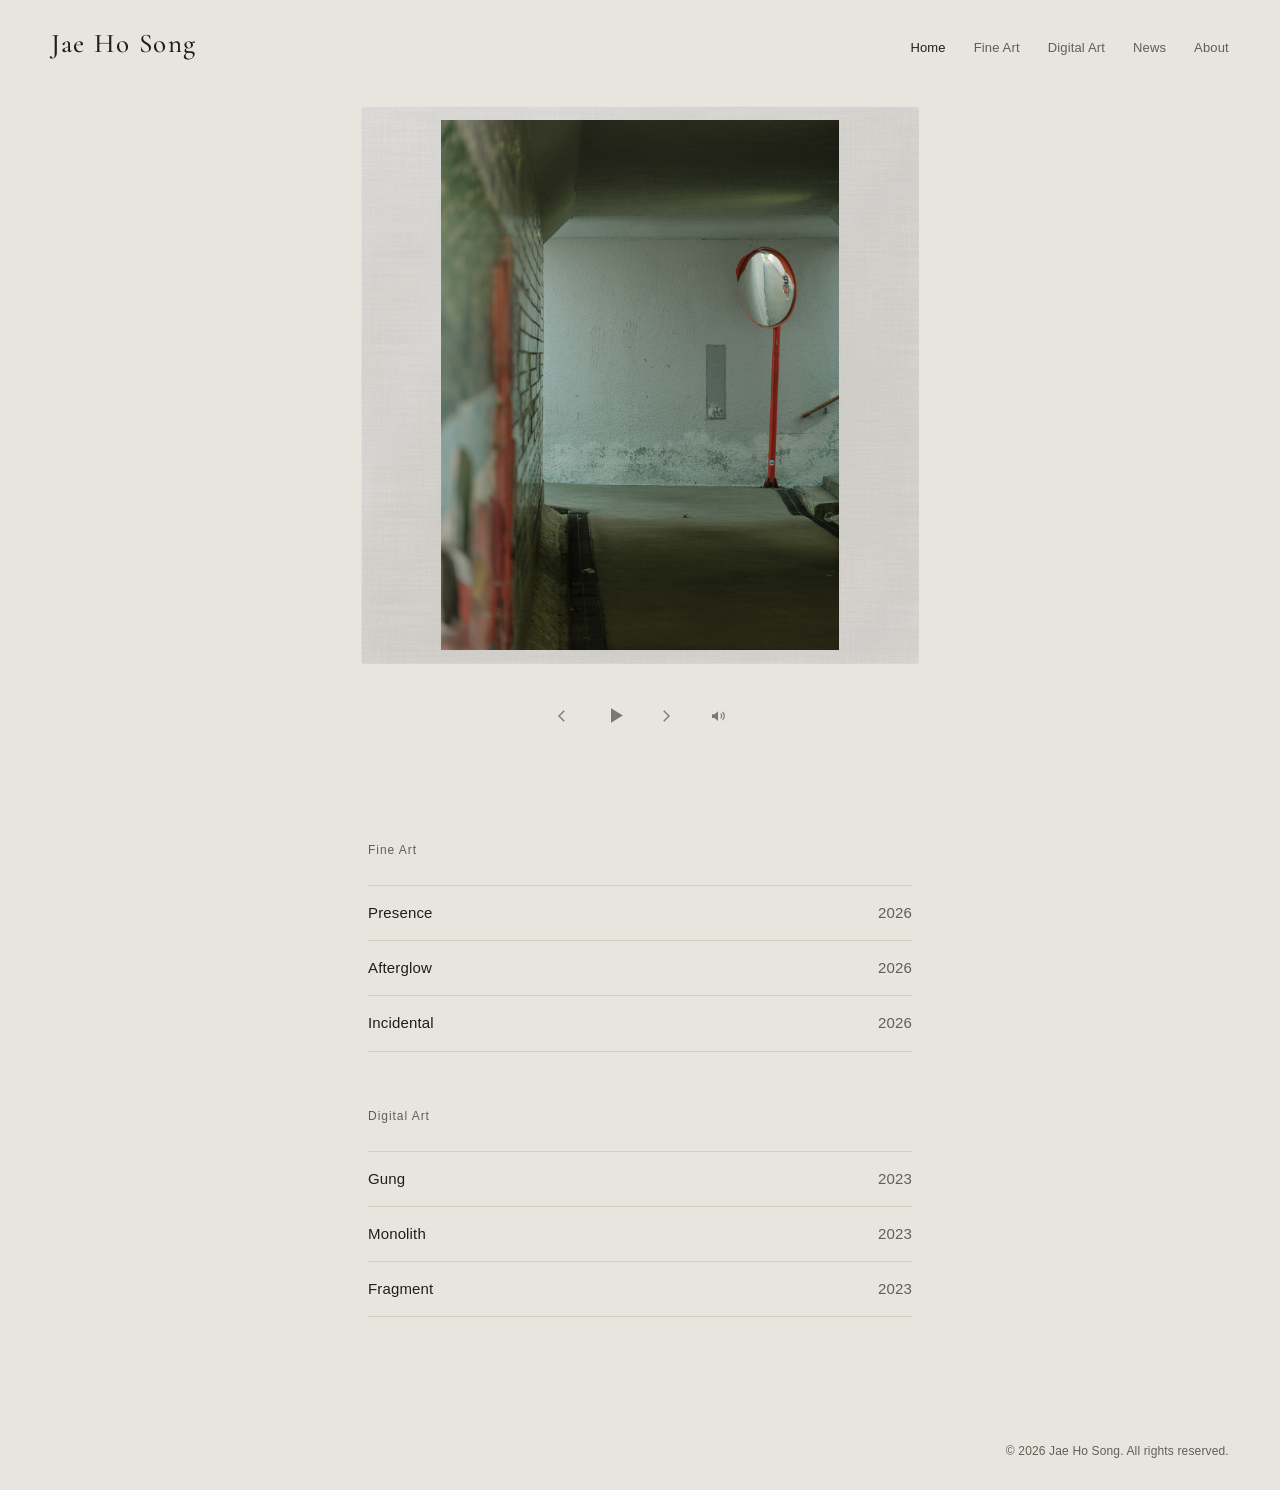
<file: index.html>
<!doctype html>
<html lang="ko" data-theme="stone" data-type="sans" data-size="area" data-name="cormorant">
<head>
<meta charset="utf-8">
<meta name="viewport" content="width=device-width, initial-scale=1">
<title>Jae Ho Song</title>
<meta name="description" content="존재의 아름다움을 회화적 사진으로 표현하는 작가 Jae Ho Song의 파인아트 사진 포트폴리오입니다."><meta property="og:type" content="website">
<meta property="og:site_name" content="Jae Ho Song">
<meta property="og:title" content="Jae Ho Song">
<meta property="og:description" content="존재의 아름다움을 회화적 사진으로 표현하는 작가 Jae Ho Song의 파인아트 사진 포트폴리오입니다."><meta property="og:locale" content="ko_KR">
<link rel="canonical" href="https://jaeho0371-sys.github.io/">
<meta property="og:url" content="https://jaeho0371-sys.github.io/">
<meta property="og:image" content="https://jaeho0371-sys.github.io/images/share/site.jpg">
<meta property="og:image:width" content="1200">
<meta property="og:image:height" content="630">
<meta property="og:image:alt" content="Work by Jae Ho Song">
<meta name="twitter:card" content="summary_large_image">
<link rel="icon" href="favicon.ico" sizes="any">
<link rel="icon" type="image/png" sizes="32x32" href="static/favicon-32.png">
<link rel="apple-touch-icon" href="static/apple-touch-icon.png">
<link rel="preconnect" href="https://fonts.googleapis.com">
<link rel="preconnect" href="https://fonts.gstatic.com" crossorigin>
<link rel="stylesheet" href="https://fonts.googleapis.com/css2?family=Cormorant+Garamond:wght@500&amp;text=Jae%20Ho%20Song&amp;display=swap">
<link rel="stylesheet" href="static/style.css?v=e9e0bede0c">
</head>
<body>
<header class="site-header">
  <a class="site-name" href="">Jae Ho Song</a>
  <nav aria-label="Site menu">
    <a href="" aria-current="page">Home</a>
    <a href="fine-art-photography/">Fine Art</a>
    <a href="digital-art/">Digital Art</a>
<a href="news/">News</a>    <a href="about/">About</a>
  </nav>
</header>
<main>
<section class="home-featured has-slideshow has-canvas" data-bezel="glass" aria-roledescription="slideshow" aria-label="Featured works"
         data-interval="7" data-order="list"
         data-dissolve="2.5" data-rounds="0" style="--dissolve: 2.5s;--canvas-r: 1.0000;">
  <figure class="featured-work">
    <img src="images/presence/dsf3418-2400.jpg"
srcset="images/presence/dsf3418-800.jpg 600w, images/presence/dsf3418-1600.jpg 1200w, images/presence/dsf3418-2400.jpg 1800w"
     sizes="(max-width: 900px) 100vw, 85vw"
     width="1800" height="2400"
     alt="Presence: No.1"
     style="background-color: #545a4b; --r: 0.7500; --sr: 0.8660"
fetchpriority="high" decoding="async">

  </figure>
  <figure class="featured-work is-slide" hidden>
    <img data-src="images/presence/dsf3418-2400.jpg"
data-srcset="images/presence/dsf3418-800.jpg 600w, images/presence/dsf3418-1600.jpg 1200w, images/presence/dsf3418-2400.jpg 1800w"
     sizes="(max-width: 900px) 100vw, 85vw"
     width="1800" height="2400"
     alt="Presence: No.1"
     style="background-color: #545a4b; --r: 0.7500; --sr: 0.8660"
loading="lazy" decoding="async">

  </figure>
  <figure class="featured-work is-slide" hidden>
    <img data-src="images/presence/dsf4064-2400.jpg"
data-srcset="images/presence/dsf4064-800.jpg 800w, images/presence/dsf4064-1600.jpg 1600w, images/presence/dsf4064-2400.jpg 2400w"
     sizes="(max-width: 900px) 100vw, 85vw"
     width="2400" height="1800"
     alt="Presence: No.2"
     style="background-color: #3d4436; --r: 1.3333; --sr: 1.1547"
loading="lazy" decoding="async">

  </figure>
  <figure class="featured-work is-slide" hidden>
    <img data-src="images/afterglow/dsf3358-2400.jpg"
data-srcset="images/afterglow/dsf3358-800.jpg 600w, images/afterglow/dsf3358-1600.jpg 1200w, images/afterglow/dsf3358-2400.jpg 1800w"
     sizes="(max-width: 900px) 100vw, 85vw"
     width="1800" height="2400"
     alt="Afterglow: No.1"
     style="background-color: #2c231a; --r: 0.7500; --sr: 0.8660"
loading="lazy" decoding="async">

  </figure>
  <figure class="featured-work is-slide" hidden>
    <img data-src="images/incidental/dsf3475-2400.jpg"
data-srcset="images/incidental/dsf3475-800.jpg 600w, images/incidental/dsf3475-1600.jpg 1200w, images/incidental/dsf3475-2400.jpg 1800w"
     sizes="(max-width: 900px) 100vw, 85vw"
     width="1800" height="2400"
     alt="Incidental: No.1"
     style="background-color: #5a6868; --r: 0.7500; --sr: 0.8660"
loading="lazy" decoding="async">

  </figure>
</section>
<div class="home-controls" hidden>
  <button type="button" class="key hc-prev" aria-label="Previous work"><svg viewBox="0 0 24 24" aria-hidden="true"><path d="M15 5l-7 7 7 7" fill="none" stroke="currentColor" stroke-width="1.8"/></svg></button>
  <button type="button" class="key hc-play" aria-label="Play slideshow" data-state="paused"><svg class="icon-play" viewBox="0 0 24 24" aria-hidden="true"><path d="M8 5.5v13l10.5-6.5z"/></svg><svg class="icon-pause" viewBox="0 0 24 24" aria-hidden="true"><path d="M7 5h3.5v14H7zM13.5 5H17v14h-3.5z"/></svg></button>
  <button type="button" class="key hc-next" aria-label="Next work"><svg viewBox="0 0 24 24" aria-hidden="true"><path d="M9 5l7 7-7 7" fill="none" stroke="currentColor" stroke-width="1.8"/></svg></button>
  <button type="button" class="key hc-stop" aria-label="Back to the featured work" title="Back to the featured work" hidden><svg viewBox="0 0 24 24" aria-hidden="true"><path d="M7.5 7.5h9v9h-9z"/></svg></button>
  <button type="button" class="key hc-mute" aria-label="Mute music" data-state="on"><svg class="icon-sound" viewBox="0 0 24 24" aria-hidden="true"><path d="M4 9.5h3.5L12 5.5v13l-4.5-4H4z"/><path d="M15.5 9a4 4 0 0 1 0 6M18 6.5a7.5 7.5 0 0 1 0 11" fill="none" stroke="currentColor" stroke-width="1.6"/></svg><svg class="icon-muted" viewBox="0 0 24 24" aria-hidden="true"><path d="M4 9.5h3.5L12 5.5v13l-4.5-4H4z"/><path d="M15.5 9.5l5 5M20.5 9.5l-5 5" fill="none" stroke="currentColor" stroke-width="1.6"/></svg></button>
</div>
<audio class="slideshow-audio" src="media/slideshow-6648e02359.mp3" preload="none"
       data-root="" data-tracks='["media/slideshow-6648e02359.mp3", "media/slideshow-f049862e34.mp3"]'></audio>

<h1 class="home-name">Jae Ho Song</h1>

<section class="series-index" aria-label="Works">
  <h2 class="index-category"><a href="fine-art-photography/">Fine Art</a></h2>
  <ul>
    <li>
      <a href="fine-art-photography/presence/">
        <span class="series-title">Presence</span>
<span class="year">2026</span>      </a>
    </li>
    <li>
      <a href="fine-art-photography/afterglow/">
        <span class="series-title">Afterglow</span>
<span class="year">2026</span>      </a>
    </li>
    <li>
      <a href="fine-art-photography/incidental/">
        <span class="series-title">Incidental</span>
<span class="year">2026</span>      </a>
    </li>
  </ul>
  <h2 class="index-category"><a href="digital-art/">Digital Art</a></h2>
  <ul>
    <li>
      <a href="digital-art/gung/">
        <span class="series-title">Gung</span>
<span class="year">2023</span>      </a>
    </li>
    <li>
      <a href="digital-art/monolith/">
        <span class="series-title">Monolith</span>
<span class="year">2023</span>      </a>
    </li>
    <li>
      <a href="digital-art/fragment/">
        <span class="series-title">Fragment</span>
<span class="year">2023</span>      </a>
    </li>
  </ul>
</section>
</main>
<footer class="site-footer no-contact">
  <p>© 2026 Jae Ho Song. All rights reserved.</p>
</footer>
<script src="static/gallery.js?v=62423c0c93" defer></script>
<script data-goatcounter="https://jaehosong.goatcounter.com/count" async src="//gc.zgo.at/count.js"></script>
</body>
</html>
</file>
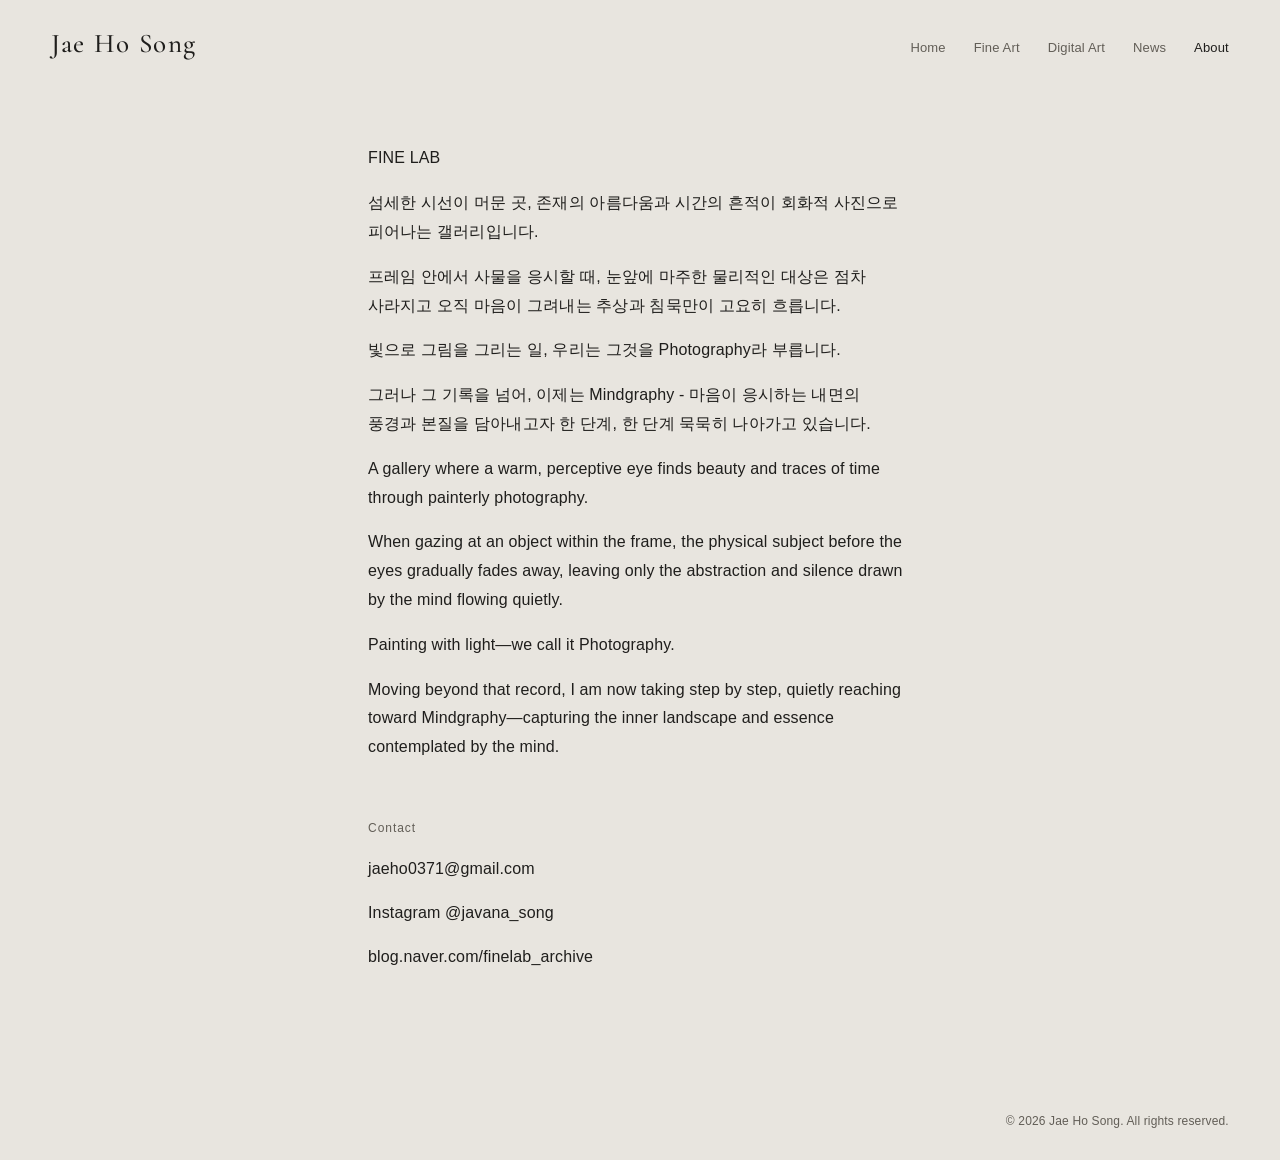
<file: about/index.html>
<!doctype html>
<html lang="ko" data-theme="stone" data-type="sans" data-size="area" data-name="cormorant">
<head>
<meta charset="utf-8">
<meta name="viewport" content="width=device-width, initial-scale=1">
<title>About — Jae Ho Song</title>
<meta name="description" content="FINE LAB 섬세한 시선이 머문 곳, 존재의 아름다움과 시간의 흔적이 회화적 사진으로 피어나는 갤러리입니다. 프레임 안에서 사물을 응시할 때, 눈앞에 마주한 물리적인 대상은 점차 사라지고 오직 마음이 그려내는 추상과 침묵만이 고요히 흐릅니다. 빛으로 그림을 그리는 일, 우리는 그것…"><meta property="og:type" content="website">
<meta property="og:site_name" content="Jae Ho Song">
<meta property="og:title" content="About — Jae Ho Song">
<meta property="og:description" content="FINE LAB 섬세한 시선이 머문 곳, 존재의 아름다움과 시간의 흔적이 회화적 사진으로 피어나는 갤러리입니다. 프레임 안에서 사물을 응시할 때, 눈앞에 마주한 물리적인 대상은 점차 사라지고 오직 마음이 그려내는 추상과 침묵만이 고요히 흐릅니다. 빛으로 그림을 그리는 일, 우리는 그것…"><meta property="og:locale" content="ko_KR">
<link rel="canonical" href="https://jaeho0371-sys.github.io/about/">
<meta property="og:url" content="https://jaeho0371-sys.github.io/about/">
<meta property="og:image" content="https://jaeho0371-sys.github.io/images/share/site.jpg">
<meta property="og:image:width" content="1200">
<meta property="og:image:height" content="630">
<meta property="og:image:alt" content="Work by Jae Ho Song">
<meta name="twitter:card" content="summary_large_image">
<link rel="icon" href="../favicon.ico" sizes="any">
<link rel="icon" type="image/png" sizes="32x32" href="../static/favicon-32.png">
<link rel="apple-touch-icon" href="../static/apple-touch-icon.png">
<link rel="preconnect" href="https://fonts.googleapis.com">
<link rel="preconnect" href="https://fonts.gstatic.com" crossorigin>
<link rel="stylesheet" href="https://fonts.googleapis.com/css2?family=Cormorant+Garamond:wght@500&amp;text=Jae%20Ho%20Song&amp;display=swap">
<link rel="stylesheet" href="../static/style.css?v=e9e0bede0c">
</head>
<body>
<header class="site-header">
  <a class="site-name" href="../">Jae Ho Song</a>
  <nav aria-label="Site menu">
    <a href="../">Home</a>
    <a href="../fine-art-photography/">Fine Art</a>
    <a href="../digital-art/">Digital Art</a>
<a href="../news/">News</a>    <a href="../about/" aria-current="page">About</a>
  </nav>
</header>
<main>
<article class="about">
  <h1 class="page-title sr-only">About</h1>
<div class="prose"><p>FINE LAB </p>
<p>섬세한 시선이 머문 곳, 존재의 아름다움과 시간의 흔적이 회화적 사진으로 피어나는 갤러리입니다.</p>
<p>프레임 안에서 사물을 응시할 때, 눈앞에 마주한 물리적인 대상은 점차 사라지고 오직 마음이 그려내는 추상과 침묵만이 고요히 흐릅니다.</p>
<p>빛으로 그림을 그리는 일, 우리는 그것을 Photography라 부릅니다.</p>
<p>그러나 그 기록을 넘어, 이제는 Mindgraphy - 마음이 응시하는 내면의 풍경과 본질을 담아내고자 한 단계, 한 단계 묵묵히 나아가고 있습니다.</p>
<p>A gallery where a warm, perceptive eye finds beauty and traces of time through painterly photography.</p>
<p>When gazing at an object within the frame, the physical subject before the eyes gradually fades away, leaving only the abstraction and silence drawn by the mind flowing quietly.</p>
<p>Painting with light—we call it Photography.</p>
<p>Moving beyond that record, I am now taking step by step, quietly reaching toward Mindgraphy—capturing the inner landscape and essence contemplated by the mind.</p></div>

  <section class="contact-block">
    <h2>Contact</h2>
<p><a class="js-email" data-u="1730oheaj" data-d="moc.liamg">jaeho0371 [at] gmail [dot] com</a></p><p><a href="https://www.instagram.com/javana_song/">Instagram @javana_song</a></p><p><a href="https://blog.naver.com/finelab_archive">blog.naver.com/finelab_archive</a></p>  </section>
</article>
</main>
<footer class="site-footer no-contact">
  <p>© 2026 Jae Ho Song. All rights reserved.</p>
</footer>
<script src="../static/gallery.js?v=62423c0c93" defer></script>
<script data-goatcounter="https://jaehosong.goatcounter.com/count" async src="//gc.zgo.at/count.js"></script>
</body>
</html>
</file>
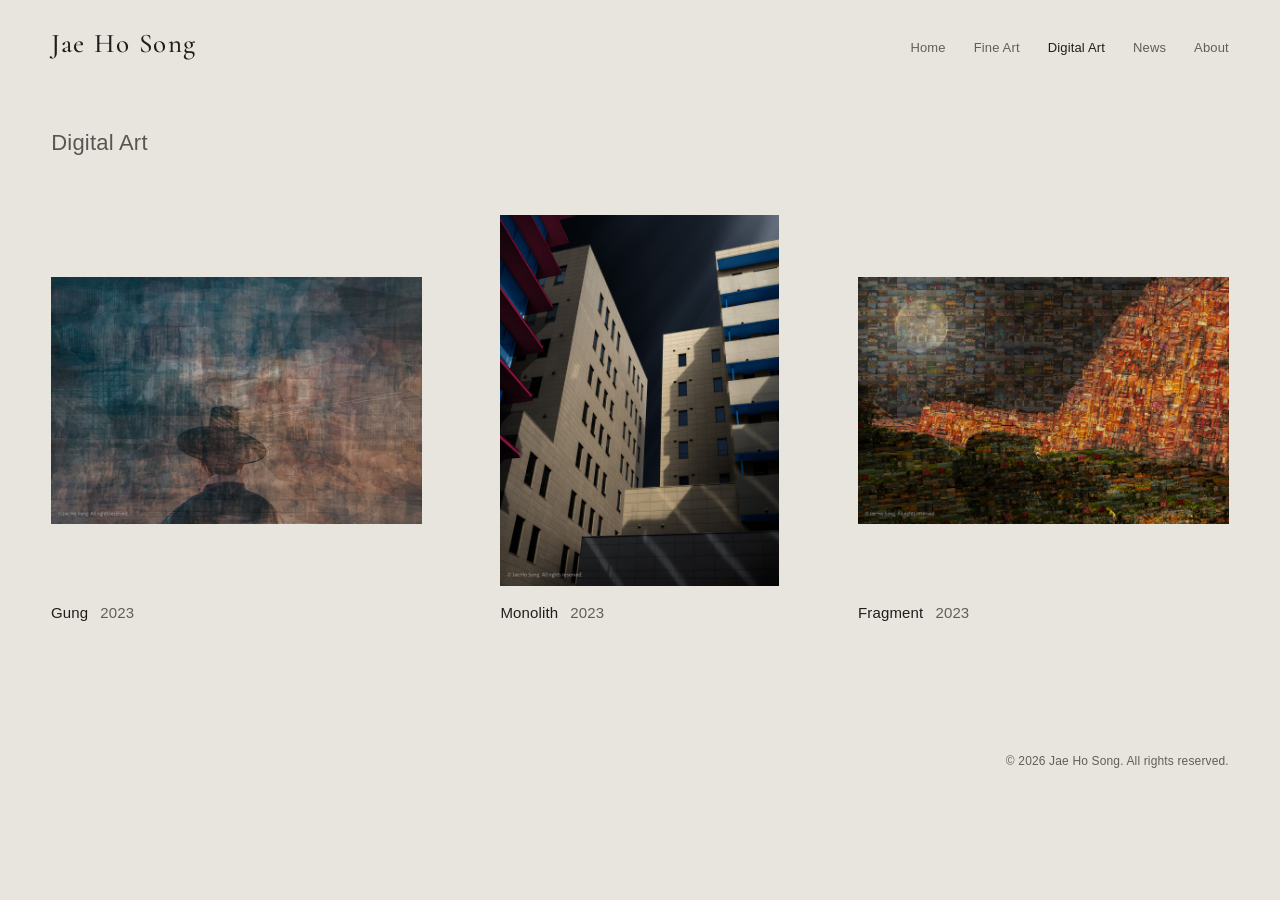
<file: digital-art/index.html>
<!doctype html>
<html lang="ko" data-theme="stone" data-type="sans" data-size="area" data-name="cormorant">
<head>
<meta charset="utf-8">
<meta name="viewport" content="width=device-width, initial-scale=1">
<title>Digital Art — Jae Ho Song</title>
<meta name="description" content="존재의 아름다움을 회화적 사진으로 표현하는 작가 Jae Ho Song의 파인아트 사진 포트폴리오입니다."><meta property="og:type" content="website">
<meta property="og:site_name" content="Jae Ho Song">
<meta property="og:title" content="Digital Art — Jae Ho Song">
<meta property="og:description" content="존재의 아름다움을 회화적 사진으로 표현하는 작가 Jae Ho Song의 파인아트 사진 포트폴리오입니다."><meta property="og:locale" content="ko_KR">
<link rel="canonical" href="https://jaeho0371-sys.github.io/digital-art/">
<meta property="og:url" content="https://jaeho0371-sys.github.io/digital-art/">
<meta property="og:image" content="https://jaeho0371-sys.github.io/images/share/gung.jpg">
<meta property="og:image:width" content="1200">
<meta property="og:image:height" content="630">
<meta property="og:image:alt" content="Work by Jae Ho Song">
<meta name="twitter:card" content="summary_large_image">
<link rel="icon" href="../favicon.ico" sizes="any">
<link rel="icon" type="image/png" sizes="32x32" href="../static/favicon-32.png">
<link rel="apple-touch-icon" href="../static/apple-touch-icon.png">
<link rel="preconnect" href="https://fonts.googleapis.com">
<link rel="preconnect" href="https://fonts.gstatic.com" crossorigin>
<link rel="stylesheet" href="https://fonts.googleapis.com/css2?family=Cormorant+Garamond:wght@500&amp;text=Jae%20Ho%20Song&amp;display=swap">
<link rel="stylesheet" href="../static/style.css?v=e9e0bede0c">
</head>
<body>
<header class="site-header">
  <a class="site-name" href="../">Jae Ho Song</a>
  <nav aria-label="Site menu">
    <a href="../">Home</a>
    <a href="../fine-art-photography/">Fine Art</a>
    <a href="../digital-art/" aria-current="page">Digital Art</a>
<a href="../news/">News</a>    <a href="../about/">About</a>
  </nav>
</header>
<main>
<header class="category-header count-many">
  <h1>Digital Art</h1>
</header>
<div class="series-grid count-many" role="list">
  <div class="m-item" role="listitem" style="--r: 1.5000">
    <a href="gung/">
      <span class="cover"><img src="../images/gung/반추상-경복궁-1920.jpg"
srcset="../images/gung/반추상-경복궁-800.jpg 800w, ../images/gung/반추상-경복궁-1600.jpg 1600w, ../images/gung/반추상-경복궁-1920.jpg 1920w"
     sizes="(max-width: 700px) 100vw, 50vw"
     width="1920" height="1280"
     alt="갓을 쓴 인물의 뒷모습이 궁궐 풍경과 겹쳐 녹아든 반추상 이미지"
     style="background-color: #505050; --r: 1.5000; --sr: 1.2247"
fetchpriority="high" decoding="async">
</span>
      <span class="series-meta">
        <span class="series-title">Gung</span>
<span class="year">2023</span>      </span>
    </a>
  </div>
  <div class="m-item" role="listitem" style="--r: 0.7500">
    <a href="monolith/">
      <span class="cover"><img src="../images/monolith/마곡_5-1920.jpg"
srcset="../images/monolith/마곡_5-800.jpg 600w, ../images/monolith/마곡_5-1600.jpg 1200w, ../images/monolith/마곡_5-1920.jpg 1440w"
     sizes="(max-width: 700px) 100vw, 50vw"
     width="1440" height="1920"
     alt="빛과 그림자가 비스듬히 드리운 베이지색 건물들과 파란 줄무늬 건물"
     style="background-color: #413d3a; --r: 0.7500; --sr: 0.8660"
loading="lazy" decoding="async">
</span>
      <span class="series-meta">
        <span class="series-title">Monolith</span>
<span class="year">2023</span>      </span>
    </a>
  </div>
  <div class="m-item" role="listitem" style="--r: 1.5000">
    <a href="fragment/">
      <span class="cover"><img src="../images/fragment/모자이크_과제-1920.jpg"
srcset="../images/fragment/모자이크_과제-800.jpg 800w, ../images/fragment/모자이크_과제-1600.jpg 1600w, ../images/fragment/모자이크_과제-1920.jpg 1920w"
     sizes="(max-width: 700px) 100vw, 50vw"
     width="1920" height="1280"
     alt="보름달 아래 붉게 물든 산 능선을 작은 사진들로 짠 포토 모자이크"
     style="background-color: #563c26; --r: 1.5000; --sr: 1.2247"
loading="lazy" decoding="async">
</span>
      <span class="series-meta">
        <span class="series-title">Fragment</span>
<span class="year">2023</span>      </span>
    </a>
  </div>
</div>
</main>
<footer class="site-footer no-contact">
  <p>© 2026 Jae Ho Song. All rights reserved.</p>
</footer>
<script src="../static/gallery.js?v=62423c0c93" defer></script>
<script data-goatcounter="https://jaehosong.goatcounter.com/count" async src="//gc.zgo.at/count.js"></script>
</body>
</html>
</file>
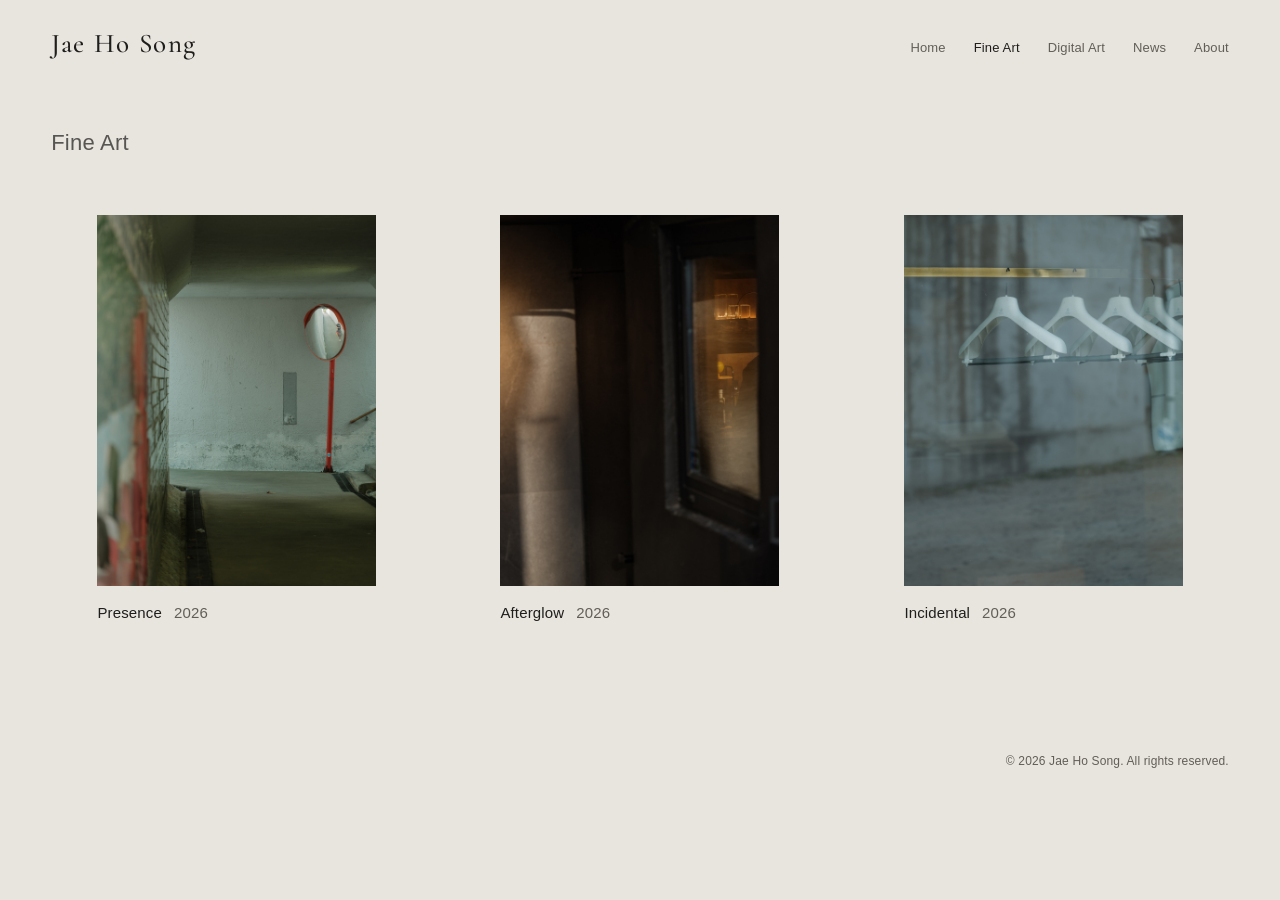
<file: fine-art-photography/index.html>
<!doctype html>
<html lang="ko" data-theme="stone" data-type="sans" data-size="area" data-name="cormorant">
<head>
<meta charset="utf-8">
<meta name="viewport" content="width=device-width, initial-scale=1">
<title>Fine Art — Jae Ho Song</title>
<meta name="description" content="존재의 아름다움을 회화적 사진으로 표현하는 작가 Jae Ho Song의 파인아트 사진 포트폴리오입니다."><meta property="og:type" content="website">
<meta property="og:site_name" content="Jae Ho Song">
<meta property="og:title" content="Fine Art — Jae Ho Song">
<meta property="og:description" content="존재의 아름다움을 회화적 사진으로 표현하는 작가 Jae Ho Song의 파인아트 사진 포트폴리오입니다."><meta property="og:locale" content="ko_KR">
<link rel="canonical" href="https://jaeho0371-sys.github.io/fine-art-photography/">
<meta property="og:url" content="https://jaeho0371-sys.github.io/fine-art-photography/">
<meta property="og:image" content="https://jaeho0371-sys.github.io/images/share/presence.jpg">
<meta property="og:image:width" content="1200">
<meta property="og:image:height" content="630">
<meta property="og:image:alt" content="Work by Jae Ho Song">
<meta name="twitter:card" content="summary_large_image">
<link rel="icon" href="../favicon.ico" sizes="any">
<link rel="icon" type="image/png" sizes="32x32" href="../static/favicon-32.png">
<link rel="apple-touch-icon" href="../static/apple-touch-icon.png">
<link rel="preconnect" href="https://fonts.googleapis.com">
<link rel="preconnect" href="https://fonts.gstatic.com" crossorigin>
<link rel="stylesheet" href="https://fonts.googleapis.com/css2?family=Cormorant+Garamond:wght@500&amp;text=Jae%20Ho%20Song&amp;display=swap">
<link rel="stylesheet" href="../static/style.css?v=e9e0bede0c">
</head>
<body>
<header class="site-header">
  <a class="site-name" href="../">Jae Ho Song</a>
  <nav aria-label="Site menu">
    <a href="../">Home</a>
    <a href="../fine-art-photography/" aria-current="page">Fine Art</a>
    <a href="../digital-art/">Digital Art</a>
<a href="../news/">News</a>    <a href="../about/">About</a>
  </nav>
</header>
<main>
<header class="category-header count-many">
  <h1>Fine Art</h1>
</header>
<div class="series-grid count-many" role="list">
  <div class="m-item" role="listitem" style="--r: 0.7500">
    <a href="presence/">
      <span class="cover"><img src="../images/presence/dsf3418-2400.jpg"
srcset="../images/presence/dsf3418-800.jpg 600w, ../images/presence/dsf3418-1600.jpg 1200w, ../images/presence/dsf3418-2400.jpg 1800w"
     sizes="(max-width: 700px) 100vw, 50vw"
     width="1800" height="2400"
     alt="Presence: No.1"
     style="background-color: #545a4b; --r: 0.7500; --sr: 0.8660"
fetchpriority="high" decoding="async">
</span>
      <span class="series-meta">
        <span class="series-title">Presence</span>
<span class="year">2026</span>      </span>
    </a>
  </div>
  <div class="m-item" role="listitem" style="--r: 0.7500">
    <a href="afterglow/">
      <span class="cover"><img src="../images/afterglow/dsf3358-2400.jpg"
srcset="../images/afterglow/dsf3358-800.jpg 600w, ../images/afterglow/dsf3358-1600.jpg 1200w, ../images/afterglow/dsf3358-2400.jpg 1800w"
     sizes="(max-width: 700px) 100vw, 50vw"
     width="1800" height="2400"
     alt="Afterglow: No.1"
     style="background-color: #2c231a; --r: 0.7500; --sr: 0.8660"
loading="lazy" decoding="async">
</span>
      <span class="series-meta">
        <span class="series-title">Afterglow</span>
<span class="year">2026</span>      </span>
    </a>
  </div>
  <div class="m-item" role="listitem" style="--r: 0.7500">
    <a href="incidental/">
      <span class="cover"><img src="../images/incidental/dsf3475-2400.jpg"
srcset="../images/incidental/dsf3475-800.jpg 600w, ../images/incidental/dsf3475-1600.jpg 1200w, ../images/incidental/dsf3475-2400.jpg 1800w"
     sizes="(max-width: 700px) 100vw, 50vw"
     width="1800" height="2400"
     alt="Incidental: No.1"
     style="background-color: #5a6868; --r: 0.7500; --sr: 0.8660"
loading="lazy" decoding="async">
</span>
      <span class="series-meta">
        <span class="series-title">Incidental</span>
<span class="year">2026</span>      </span>
    </a>
  </div>
</div>
</main>
<footer class="site-footer no-contact">
  <p>© 2026 Jae Ho Song. All rights reserved.</p>
</footer>
<script src="../static/gallery.js?v=62423c0c93" defer></script>
<script data-goatcounter="https://jaehosong.goatcounter.com/count" async src="//gc.zgo.at/count.js"></script>
</body>
</html>
</file>
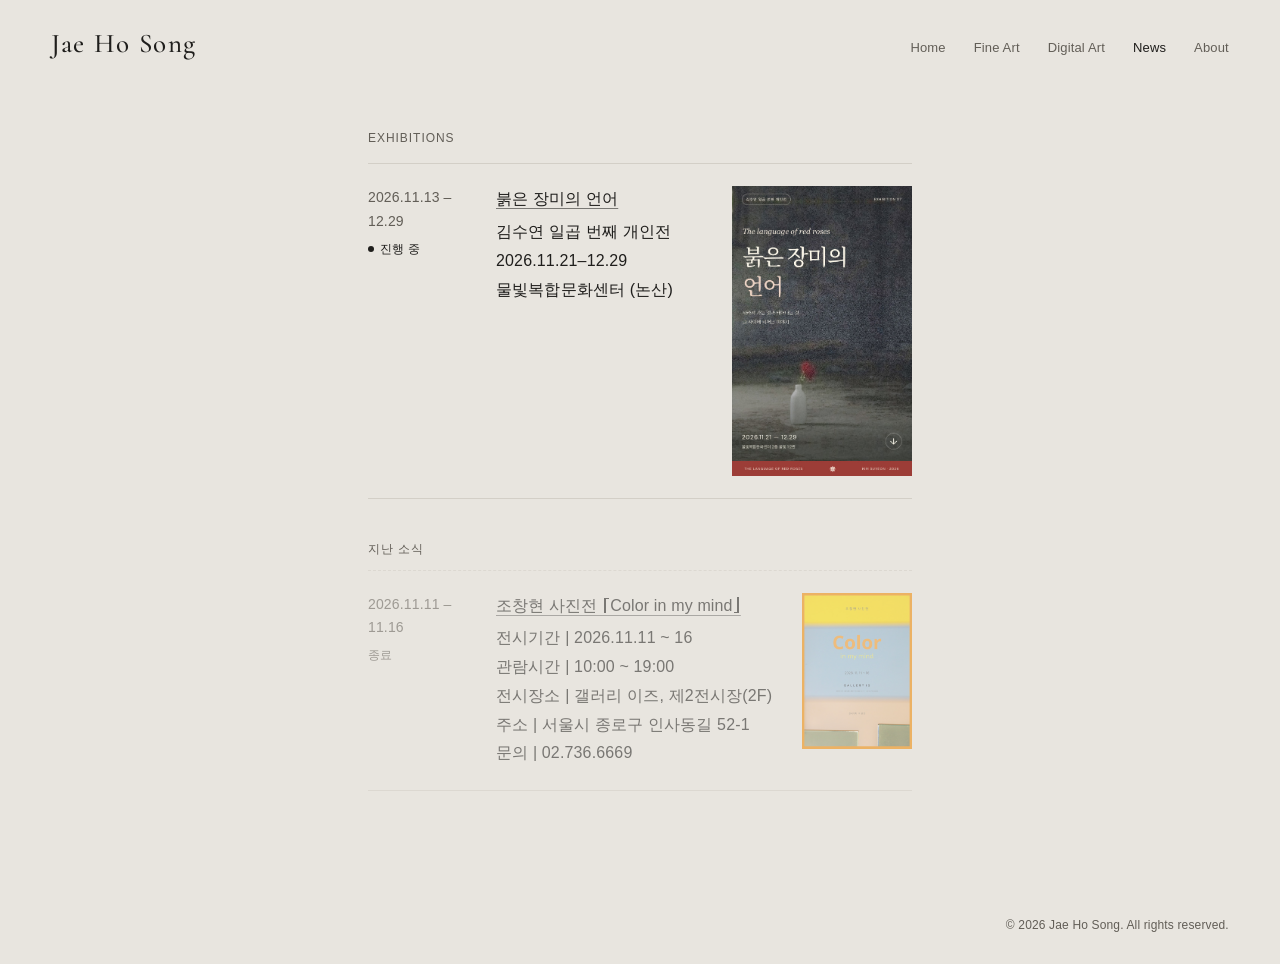
<file: news/index.html>
<!doctype html>
<html lang="ko" data-theme="stone" data-type="sans" data-size="area" data-name="cormorant">
<head>
<meta charset="utf-8">
<meta name="viewport" content="width=device-width, initial-scale=1">
<title>News — Jae Ho Song</title>
<meta name="description" content="붉은 장미의 언어. 김수연 일곱 번째 개인전 2026.11.21–12.29 물빛복합문화센터 (논산)"><meta property="og:type" content="website">
<meta property="og:site_name" content="Jae Ho Song">
<meta property="og:title" content="News — Jae Ho Song">
<meta property="og:description" content="붉은 장미의 언어. 김수연 일곱 번째 개인전 2026.11.21–12.29 물빛복합문화센터 (논산)"><meta property="og:locale" content="ko_KR">
<link rel="canonical" href="https://jaeho0371-sys.github.io/news/">
<meta property="og:url" content="https://jaeho0371-sys.github.io/news/">
<meta property="og:image" content="https://jaeho0371-sys.github.io/images/share/news.jpg">
<meta property="og:image:width" content="1200">
<meta property="og:image:height" content="630">
<meta property="og:image:alt" content="Work by Jae Ho Song">
<meta name="twitter:card" content="summary_large_image">
<link rel="icon" href="../favicon.ico" sizes="any">
<link rel="icon" type="image/png" sizes="32x32" href="../static/favicon-32.png">
<link rel="apple-touch-icon" href="../static/apple-touch-icon.png">
<link rel="preconnect" href="https://fonts.googleapis.com">
<link rel="preconnect" href="https://fonts.gstatic.com" crossorigin>
<link rel="stylesheet" href="https://fonts.googleapis.com/css2?family=Cormorant+Garamond:wght@500&amp;text=Jae%20Ho%20Song&amp;display=swap">
<link rel="stylesheet" href="../static/style.css?v=e9e0bede0c">
</head>
<body>
<header class="site-header">
  <a class="site-name" href="../">Jae Ho Song</a>
  <nav aria-label="Site menu">
    <a href="../">Home</a>
    <a href="../fine-art-photography/">Fine Art</a>
    <a href="../digital-art/">Digital Art</a>
<a href="../news/" aria-current="page">News</a>    <a href="../about/">About</a>
  </nav>
</header>
<main>
<article class="news">
  <h1 class="page-title sr-only">News</h1>
  <section class="news-group">
  <h2 class="news-heading">Exhibitions</h2>
  <ol class="news-list news-now">
    <li class="news-item has-image" data-start="2026-11-13" data-end="2026-12-29" data-status="current">
      <p class="news-date">
        <time datetime="2026-11-13">2026.11.13 – 12.29</time>
        <span class="news-status">진행 중</span>
      </p>
      <div class="news-body">
        <h3 class="news-title"><a href="https://campingmap.github.io/yeonhwa/video.html" rel="noopener">붉은 장미의 언어</a></h3>
<div class="prose"><p>김수연 일곱 번째 개인전<br />
2026.11.21–12.29  물빛복합문화센터 (논산)</p></div>      </div>
      <a class="news-image is-link" href="https://campingmap.github.io/yeonhwa/video.html" rel="noopener" aria-label="붉은 장미의 언어">
        <img src="../images/news/news-1-763.jpg"
srcset="../images/news/news-1-763.jpg 475w"
     sizes="(max-width: 560px) 70vw, 200px"
     width="475" height="763"
     alt="붉은 장미의 언어. 김수연 일곱 번째 개인전 2026.11.21–12.29 물빛복합문화센터 (논산)"
     style="background-color: #4f4b4b; --r: 0.6225; --sr: 0.7890"
loading="lazy" decoding="async">

      </a>
    </li>
    <li class="news-item has-image" data-start="2026-11-11" data-end="2026-11-16" data-status="current">
      <p class="news-date">
        <time datetime="2026-11-11">2026.11.11 – 11.16</time>
        <span class="news-status">진행 중</span>
      </p>
      <div class="news-body">
        <h3 class="news-title"><a href="https://blog.naver.com/foto3570/224456053721" rel="noopener">조창현 사진전 ⎡Color in my mind⎦</a></h3>
<div class="prose"><p>전시기간 | 2026.11.11 ~ 16<br />
관람시간 | 10:00 ~ 19:00<br />
전시장소 | 갤러리 이즈, 제2전시장(2F)<br />
주소 | 서울시 종로구 인사동길 52-1<br />
문의 | 02.736.6669</p></div>      </div>
      <a class="news-image is-link" href="https://blog.naver.com/foto3570/224456053721" rel="noopener" aria-label="조창현 사진전 ⎡Color in my mind⎦">
        <img src="../images/news/news-2-624.jpg"
srcset="../images/news/news-2-624.jpg 439w"
     sizes="(max-width: 560px) 70vw, 200px"
     width="439" height="624"
     alt="조창현 사진전 ⎡Color in my mind⎦. 전시기간 | 2026.11.11 ~ 16 관람시간 | 10:00 ~ 19:00 전시장소 | 갤러리 이즈, 제2전시장(2F) 주소 | 서울시 종로구 인사동길 52-1 문의 | 02.736.6669"
     style="background-color: #c3b985; --r: 0.7035; --sr: 0.8388"
loading="lazy" decoding="async">

      </a>
    </li>
  </ol>
  <h3 class="news-past-heading" hidden>지난 소식</h3>
  <ol class="news-list news-past">
  </ol>
  </section>
</article>
</main>
<footer class="site-footer no-contact">
  <p>© 2026 Jae Ho Song. All rights reserved.</p>
</footer>
<script src="../static/gallery.js?v=62423c0c93" defer></script>
<script data-goatcounter="https://jaehosong.goatcounter.com/count" async src="//gc.zgo.at/count.js"></script>
</body>
</html>
</file>
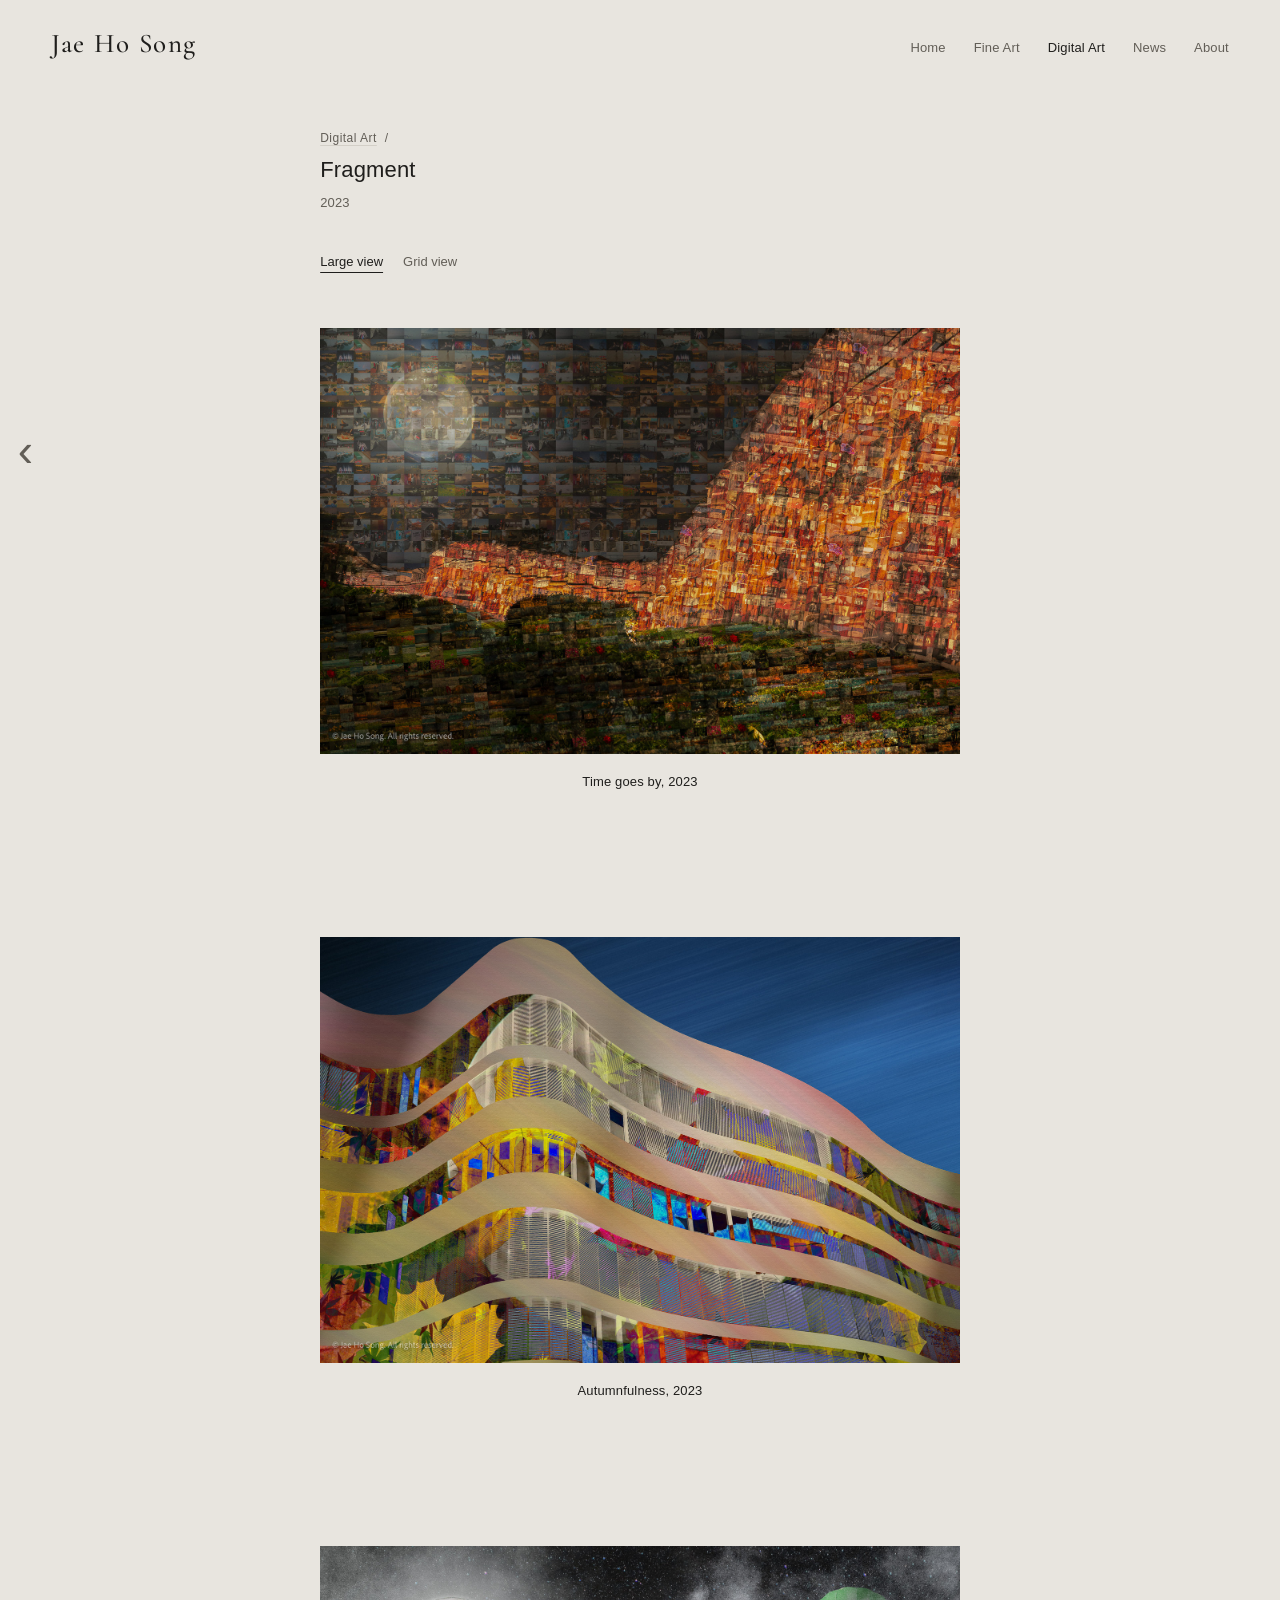
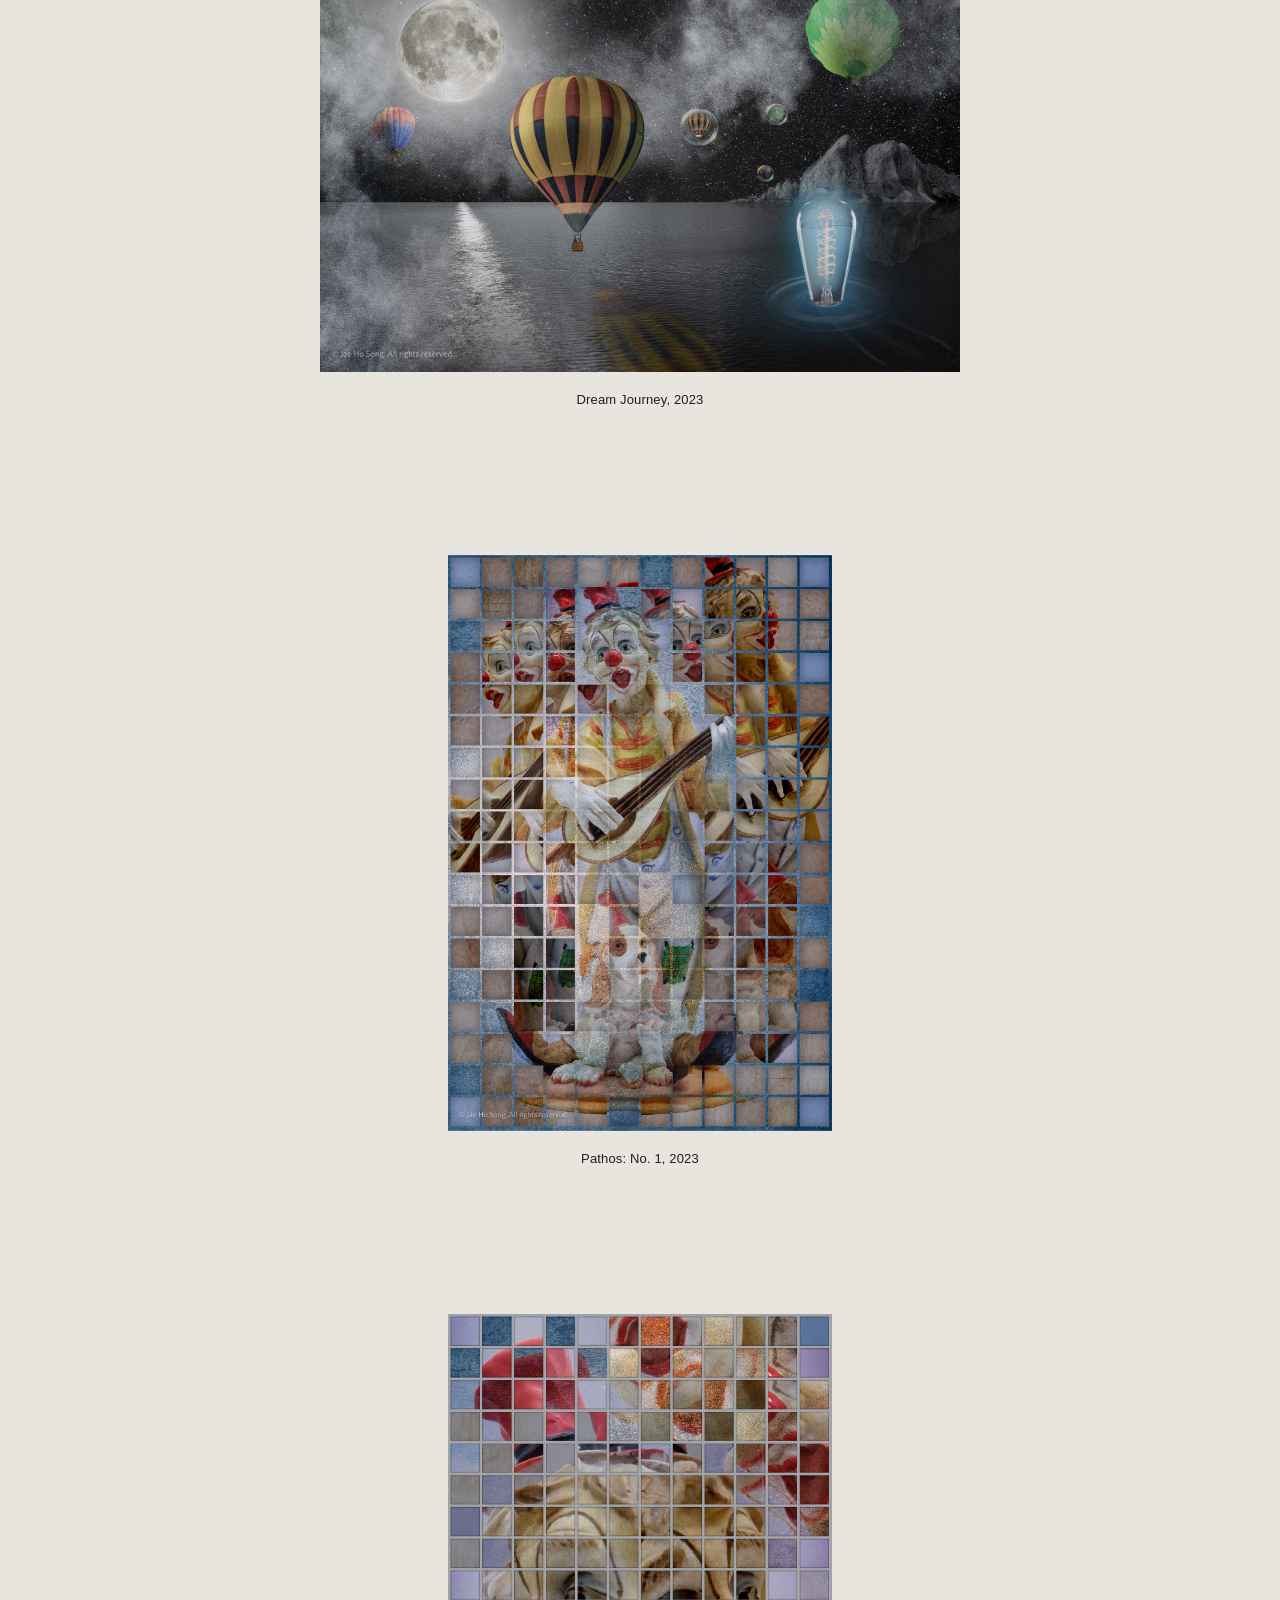
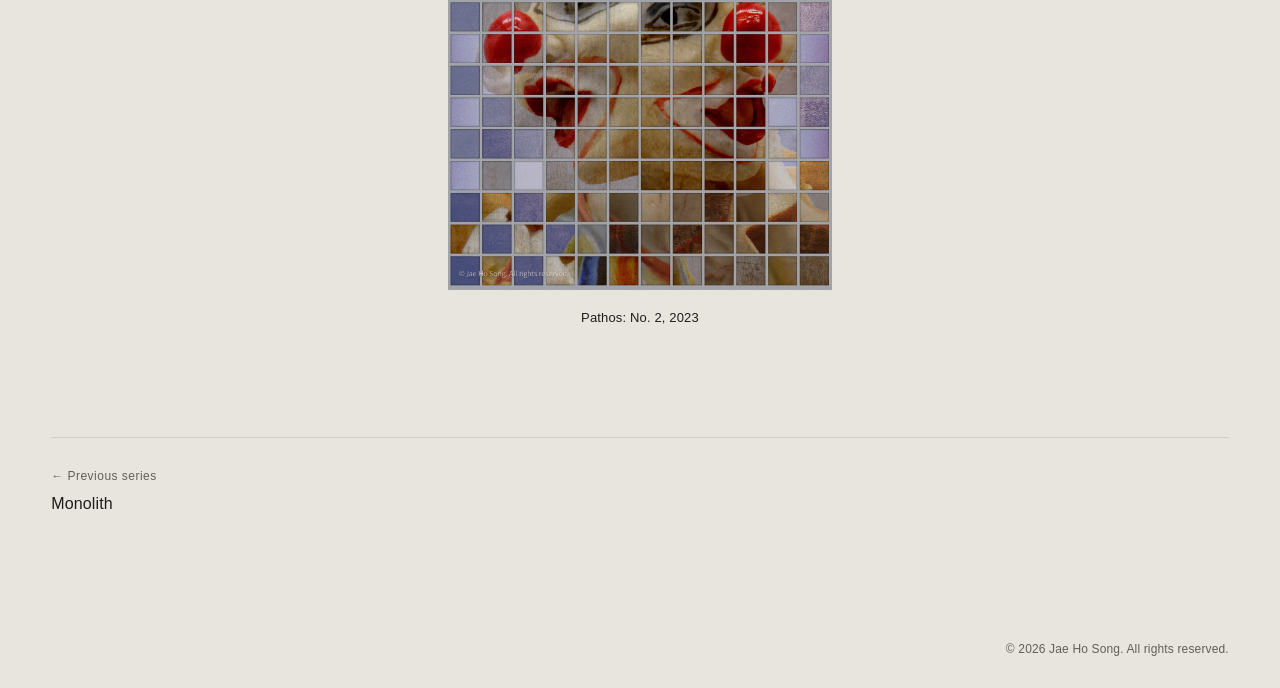
<file: digital-art/fragment/index.html>
<!doctype html>
<html lang="ko" data-theme="stone" data-type="sans" data-size="area" data-name="cormorant">
<head>
<meta charset="utf-8">
<meta name="viewport" content="width=device-width, initial-scale=1">
<title>Fragment — Jae Ho Song</title>
<meta name="description" content="존재의 아름다움을 회화적 사진으로 표현하는 작가 Jae Ho Song의 파인아트 사진 포트폴리오입니다."><meta property="og:type" content="website">
<meta property="og:site_name" content="Jae Ho Song">
<meta property="og:title" content="Fragment — Jae Ho Song">
<meta property="og:description" content="존재의 아름다움을 회화적 사진으로 표현하는 작가 Jae Ho Song의 파인아트 사진 포트폴리오입니다."><meta property="og:locale" content="ko_KR">
<link rel="canonical" href="https://jaeho0371-sys.github.io/digital-art/fragment/">
<meta property="og:url" content="https://jaeho0371-sys.github.io/digital-art/fragment/">
<meta property="og:image" content="https://jaeho0371-sys.github.io/images/share/fragment.jpg">
<meta property="og:image:width" content="1200">
<meta property="og:image:height" content="630">
<meta property="og:image:alt" content="Work by Jae Ho Song">
<meta name="twitter:card" content="summary_large_image">
<link rel="icon" href="../../favicon.ico" sizes="any">
<link rel="icon" type="image/png" sizes="32x32" href="../../static/favicon-32.png">
<link rel="apple-touch-icon" href="../../static/apple-touch-icon.png">
<link rel="preconnect" href="https://fonts.googleapis.com">
<link rel="preconnect" href="https://fonts.gstatic.com" crossorigin>
<link rel="stylesheet" href="https://fonts.googleapis.com/css2?family=Cormorant+Garamond:wght@500&amp;text=Jae%20Ho%20Song&amp;display=swap">
<link rel="stylesheet" href="../../static/style.css?v=e9e0bede0c">
</head>
<body>
<header class="site-header">
  <a class="site-name" href="../../">Jae Ho Song</a>
  <nav aria-label="Site menu">
    <a href="../../">Home</a>
    <a href="../../fine-art-photography/">Fine Art</a>
    <a href="../../digital-art/" aria-current="page">Digital Art</a>
<a href="../../news/">News</a>    <a href="../../about/">About</a>
  </nav>
</header>
<main>
<article class="series" data-view="sequence">
  <header class="series-header">
    <nav class="breadcrumb" aria-label="Breadcrumb"><a href="../">Digital Art</a><span aria-hidden="true">/</span></nav>
    <h1>Fragment</h1>
<p class="series-sub"><span class="year">2023</span></p>    <div class="view-switch" role="group" aria-label="View" hidden>
      <button type="button" data-view="sequence" aria-pressed="true">Large view</button>
      <button type="button" data-view="index" aria-pressed="false">Grid view</button>
    </div>
  </header>

  <div class="sequence">
    <figure class="work" id="모자이크_과제">
      <a href="#모자이크_과제" data-open="모자이크_과제" class="work-link" aria-label="Open Time goes by">
        <img src="../../images/fragment/모자이크_과제-1920.jpg"
srcset="../../images/fragment/모자이크_과제-800.jpg 800w, ../../images/fragment/모자이크_과제-1600.jpg 1600w, ../../images/fragment/모자이크_과제-1920.jpg 1920w"
     sizes="(max-width: 900px) 100vw, 85vw"
     width="1920" height="1280"
     alt="보름달 아래 붉게 물든 산 능선을 작은 사진들로 짠 포토 모자이크"
     style="background-color: #563c26; --r: 1.5000; --sr: 1.2247"
fetchpriority="high" decoding="async">

      </a>
      <figcaption>
<span class="work-title">Time goes by</span>, 2023
</figcaption>

    </figure>
    <figure class="work" id="꼴라주-과제_2">
      <a href="#꼴라주-과제_2" data-open="꼴라주-과제_2" class="work-link" aria-label="Open Autumnfulness">
        <img src="../../images/fragment/꼴라주-과제_2-1920.jpg"
srcset="../../images/fragment/꼴라주-과제_2-800.jpg 800w, ../../images/fragment/꼴라주-과제_2-1600.jpg 1600w, ../../images/fragment/꼴라주-과제_2-1920.jpg 1920w"
     sizes="(max-width: 900px) 100vw, 85vw"
     width="1920" height="1280"
     alt="물결 모양 건물 외벽의 창마다 화려한 색 이미지를 채운 콜라주"
     style="background-color: #6b645b; --r: 1.5000; --sr: 1.2247"
loading="lazy" decoding="async">

      </a>
      <figcaption>
<span class="work-title">Autumnfulness</span>, 2023
</figcaption>

    </figure>
    <figure class="work" id="꼴라주-과제">
      <a href="#꼴라주-과제" data-open="꼴라주-과제" class="work-link" aria-label="Open Dream Journey">
        <img src="../../images/fragment/꼴라주-과제-1920.jpg"
srcset="../../images/fragment/꼴라주-과제-800.jpg 800w, ../../images/fragment/꼴라주-과제-1600.jpg 1600w, ../../images/fragment/꼴라주-과제-1920.jpg 1920w"
     sizes="(max-width: 900px) 100vw, 85vw"
     width="1920" height="1280"
     alt="달이 뜬 밤하늘과 물 위로 열기구들과 빛나는 전구가 떠 있는 합성 이미지"
     style="background-color: #535555; --r: 1.5000; --sr: 1.2247"
loading="lazy" decoding="async">

      </a>
      <figcaption>
<span class="work-title">Dream Journey</span>, 2023
</figcaption>

    </figure>
    <figure class="work" id="과제_5_1">
      <a href="#과제_5_1" data-open="과제_5_1" class="work-link" aria-label="Open Pathos: No. 1">
        <img src="../../images/fragment/과제_5_1-1920.jpg"
srcset="../../images/fragment/과제_5_1-800.jpg 533w, ../../images/fragment/과제_5_1-1600.jpg 1067w, ../../images/fragment/과제_5_1-1920.jpg 1280w"
     sizes="(max-width: 900px) 100vw, 85vw"
     width="1280" height="1920"
     alt="만돌린을 연주하는 광대 인형들을 작은 사진 타일로 짠 포토 모자이크"
     style="background-color: #756c68; --r: 0.6667; --sr: 0.8165"
loading="lazy" decoding="async">

      </a>
      <figcaption>
<span class="work-title">Pathos: No. 1</span>, 2023
</figcaption>

    </figure>
    <figure class="work" id="과제_6_1">
      <a href="#과제_6_1" data-open="과제_6_1" class="work-link" aria-label="Open Pathos: No. 2">
        <img src="../../images/fragment/과제_6_1-1920.jpg"
srcset="../../images/fragment/과제_6_1-800.jpg 533w, ../../images/fragment/과제_6_1-1600.jpg 1067w, ../../images/fragment/과제_6_1-1920.jpg 1280w"
     sizes="(max-width: 900px) 100vw, 85vw"
     width="1280" height="1920"
     alt="빨간 코의 광대 인형 얼굴을 작은 사진 타일로 짠 포토 모자이크"
     style="background-color: #816e69; --r: 0.6667; --sr: 0.8165"
loading="lazy" decoding="async">

      </a>
      <figcaption>
<span class="work-title">Pathos: No. 2</span>, 2023
</figcaption>

    </figure>
  </div>

  <div class="index-grid" role="list">
    <div class="m-item" role="listitem" style="--r: 1.5000">
      <a href="#모자이크_과제" data-open="모자이크_과제" aria-label="Open Time goes by">
        <img src="../../images/fragment/모자이크_과제-1920.jpg"
srcset="../../images/fragment/모자이크_과제-800.jpg 800w, ../../images/fragment/모자이크_과제-1600.jpg 1600w, ../../images/fragment/모자이크_과제-1920.jpg 1920w"
     sizes="(max-width: 700px) 50vw, (max-width: 1100px) 33vw, 420px"
     width="1920" height="1280"
     alt="보름달 아래 붉게 물든 산 능선을 작은 사진들로 짠 포토 모자이크"
     style="background-color: #563c26; --r: 1.5000; --sr: 1.2247"
loading="lazy" decoding="async">

<span class="index-caption">Time goes by, 2023</span>      </a>
    </div>
    <div class="m-item" role="listitem" style="--r: 1.5000">
      <a href="#꼴라주-과제_2" data-open="꼴라주-과제_2" aria-label="Open Autumnfulness">
        <img src="../../images/fragment/꼴라주-과제_2-1920.jpg"
srcset="../../images/fragment/꼴라주-과제_2-800.jpg 800w, ../../images/fragment/꼴라주-과제_2-1600.jpg 1600w, ../../images/fragment/꼴라주-과제_2-1920.jpg 1920w"
     sizes="(max-width: 700px) 50vw, (max-width: 1100px) 33vw, 420px"
     width="1920" height="1280"
     alt="물결 모양 건물 외벽의 창마다 화려한 색 이미지를 채운 콜라주"
     style="background-color: #6b645b; --r: 1.5000; --sr: 1.2247"
loading="lazy" decoding="async">

<span class="index-caption">Autumnfulness, 2023</span>      </a>
    </div>
    <div class="m-item" role="listitem" style="--r: 1.5000">
      <a href="#꼴라주-과제" data-open="꼴라주-과제" aria-label="Open Dream Journey">
        <img src="../../images/fragment/꼴라주-과제-1920.jpg"
srcset="../../images/fragment/꼴라주-과제-800.jpg 800w, ../../images/fragment/꼴라주-과제-1600.jpg 1600w, ../../images/fragment/꼴라주-과제-1920.jpg 1920w"
     sizes="(max-width: 700px) 50vw, (max-width: 1100px) 33vw, 420px"
     width="1920" height="1280"
     alt="달이 뜬 밤하늘과 물 위로 열기구들과 빛나는 전구가 떠 있는 합성 이미지"
     style="background-color: #535555; --r: 1.5000; --sr: 1.2247"
loading="lazy" decoding="async">

<span class="index-caption">Dream Journey, 2023</span>      </a>
    </div>
    <div class="m-item" role="listitem" style="--r: 0.6667">
      <a href="#과제_5_1" data-open="과제_5_1" aria-label="Open Pathos: No. 1">
        <img src="../../images/fragment/과제_5_1-1920.jpg"
srcset="../../images/fragment/과제_5_1-800.jpg 533w, ../../images/fragment/과제_5_1-1600.jpg 1067w, ../../images/fragment/과제_5_1-1920.jpg 1280w"
     sizes="(max-width: 700px) 50vw, (max-width: 1100px) 33vw, 420px"
     width="1280" height="1920"
     alt="만돌린을 연주하는 광대 인형들을 작은 사진 타일로 짠 포토 모자이크"
     style="background-color: #756c68; --r: 0.6667; --sr: 0.8165"
loading="lazy" decoding="async">

<span class="index-caption">Pathos: No. 1, 2023</span>      </a>
    </div>
    <div class="m-item" role="listitem" style="--r: 0.6667">
      <a href="#과제_6_1" data-open="과제_6_1" aria-label="Open Pathos: No. 2">
        <img src="../../images/fragment/과제_6_1-1920.jpg"
srcset="../../images/fragment/과제_6_1-800.jpg 533w, ../../images/fragment/과제_6_1-1600.jpg 1067w, ../../images/fragment/과제_6_1-1920.jpg 1280w"
     sizes="(max-width: 700px) 50vw, (max-width: 1100px) 33vw, 420px"
     width="1280" height="1920"
     alt="빨간 코의 광대 인형 얼굴을 작은 사진 타일로 짠 포토 모자이크"
     style="background-color: #816e69; --r: 0.6667; --sr: 0.8165"
loading="lazy" decoding="async">

<span class="index-caption">Pathos: No. 2, 2023</span>      </a>
    </div>
  </div>

  <nav class="series-pager" aria-label="More series">
    <a class="pager-prev" href="../monolith/" rel="prev">
      <span class="pager-label"><span aria-hidden="true">←</span> Previous series</span>
      <span class="pager-title">Monolith</span>
    </a>
  </nav>
  <nav class="series-side" aria-label="Previous and next series">
<a class="side-prev" href="../monolith/" rel="prev"><span class="side-arrow" aria-hidden="true">‹</span><span class="side-label"><span class="pager-label">Previous series</span><span class="pager-title">Monolith</span></span></a>  </nav>
</article>

<dialog class="lightbox" aria-label="Work viewer" tabindex="-1">
  <div class="lb-stage">
    <img class="lb-img" alt="">
  </div>
  <p class="lb-caption" aria-live="polite"></p>
  <p class="lb-count"></p>
  <button type="button" class="lb-btn lb-close" aria-label="Close">✕</button>
  <button type="button" class="lb-btn lb-prev" aria-label="Previous work">‹</button>
  <button type="button" class="lb-btn lb-next" aria-label="Next work">›</button>
</dialog>
<script type="application/json" id="works-data">[{"alt": "\ubcf4\ub984\ub2ec \uc544\ub798 \ubd89\uac8c \ubb3c\ub4e0 \uc0b0 \ub2a5\uc120\uc744 \uc791\uc740 \uc0ac\uc9c4\ub4e4\ub85c \uc9e0 \ud3ec\ud1a0 \ubaa8\uc790\uc774\ud06c", "edition": "", "h": 1280, "id": "\ubaa8\uc790\uc774\ud06c_\uacfc\uc81c", "size": "", "src": "../../images/fragment/\ubaa8\uc790\uc774\ud06c_\uacfc\uc81c-1920.jpg", "srcset": "../../images/fragment/\ubaa8\uc790\uc774\ud06c_\uacfc\uc81c-800.jpg 800w, ../../images/fragment/\ubaa8\uc790\uc774\ud06c_\uacfc\uc81c-1600.jpg 1600w, ../../images/fragment/\ubaa8\uc790\uc774\ud06c_\uacfc\uc81c-1920.jpg 1920w", "title": "Time goes by", "w": 1920, "year": "2023"}, {"alt": "\ubb3c\uacb0 \ubaa8\uc591 \uac74\ubb3c \uc678\ubcbd\uc758 \ucc3d\ub9c8\ub2e4 \ud654\ub824\ud55c \uc0c9 \uc774\ubbf8\uc9c0\ub97c \ucc44\uc6b4 \ucf5c\ub77c\uc8fc", "edition": "", "h": 1280, "id": "\uaf34\ub77c\uc8fc-\uacfc\uc81c_2", "size": "", "src": "../../images/fragment/\uaf34\ub77c\uc8fc-\uacfc\uc81c_2-1920.jpg", "srcset": "../../images/fragment/\uaf34\ub77c\uc8fc-\uacfc\uc81c_2-800.jpg 800w, ../../images/fragment/\uaf34\ub77c\uc8fc-\uacfc\uc81c_2-1600.jpg 1600w, ../../images/fragment/\uaf34\ub77c\uc8fc-\uacfc\uc81c_2-1920.jpg 1920w", "title": "Autumnfulness", "w": 1920, "year": "2023"}, {"alt": "\ub2ec\uc774 \ub72c \ubc24\ud558\ub298\uacfc \ubb3c \uc704\ub85c \uc5f4\uae30\uad6c\ub4e4\uacfc \ube5b\ub098\ub294 \uc804\uad6c\uac00 \ub5a0 \uc788\ub294 \ud569\uc131 \uc774\ubbf8\uc9c0", "edition": "", "h": 1280, "id": "\uaf34\ub77c\uc8fc-\uacfc\uc81c", "size": "", "src": "../../images/fragment/\uaf34\ub77c\uc8fc-\uacfc\uc81c-1920.jpg", "srcset": "../../images/fragment/\uaf34\ub77c\uc8fc-\uacfc\uc81c-800.jpg 800w, ../../images/fragment/\uaf34\ub77c\uc8fc-\uacfc\uc81c-1600.jpg 1600w, ../../images/fragment/\uaf34\ub77c\uc8fc-\uacfc\uc81c-1920.jpg 1920w", "title": "Dream Journey", "w": 1920, "year": "2023"}, {"alt": "\ub9cc\ub3cc\ub9b0\uc744 \uc5f0\uc8fc\ud558\ub294 \uad11\ub300 \uc778\ud615\ub4e4\uc744 \uc791\uc740 \uc0ac\uc9c4 \ud0c0\uc77c\ub85c \uc9e0 \ud3ec\ud1a0 \ubaa8\uc790\uc774\ud06c", "edition": "", "h": 1920, "id": "\uacfc\uc81c_5_1", "size": "", "src": "../../images/fragment/\uacfc\uc81c_5_1-1920.jpg", "srcset": "../../images/fragment/\uacfc\uc81c_5_1-800.jpg 533w, ../../images/fragment/\uacfc\uc81c_5_1-1600.jpg 1067w, ../../images/fragment/\uacfc\uc81c_5_1-1920.jpg 1280w", "title": "Pathos: No. 1", "w": 1280, "year": "2023"}, {"alt": "\ube68\uac04 \ucf54\uc758 \uad11\ub300 \uc778\ud615 \uc5bc\uad74\uc744 \uc791\uc740 \uc0ac\uc9c4 \ud0c0\uc77c\ub85c \uc9e0 \ud3ec\ud1a0 \ubaa8\uc790\uc774\ud06c", "edition": "", "h": 1920, "id": "\uacfc\uc81c_6_1", "size": "", "src": "../../images/fragment/\uacfc\uc81c_6_1-1920.jpg", "srcset": "../../images/fragment/\uacfc\uc81c_6_1-800.jpg 533w, ../../images/fragment/\uacfc\uc81c_6_1-1600.jpg 1067w, ../../images/fragment/\uacfc\uc81c_6_1-1920.jpg 1280w", "title": "Pathos: No. 2", "w": 1280, "year": "2023"}]</script></main>
<footer class="site-footer no-contact">
  <p>© 2026 Jae Ho Song. All rights reserved.</p>
</footer>
<script src="../../static/gallery.js?v=62423c0c93" defer></script>
<script data-goatcounter="https://jaehosong.goatcounter.com/count" async src="//gc.zgo.at/count.js"></script>
</body>
</html>
</file>
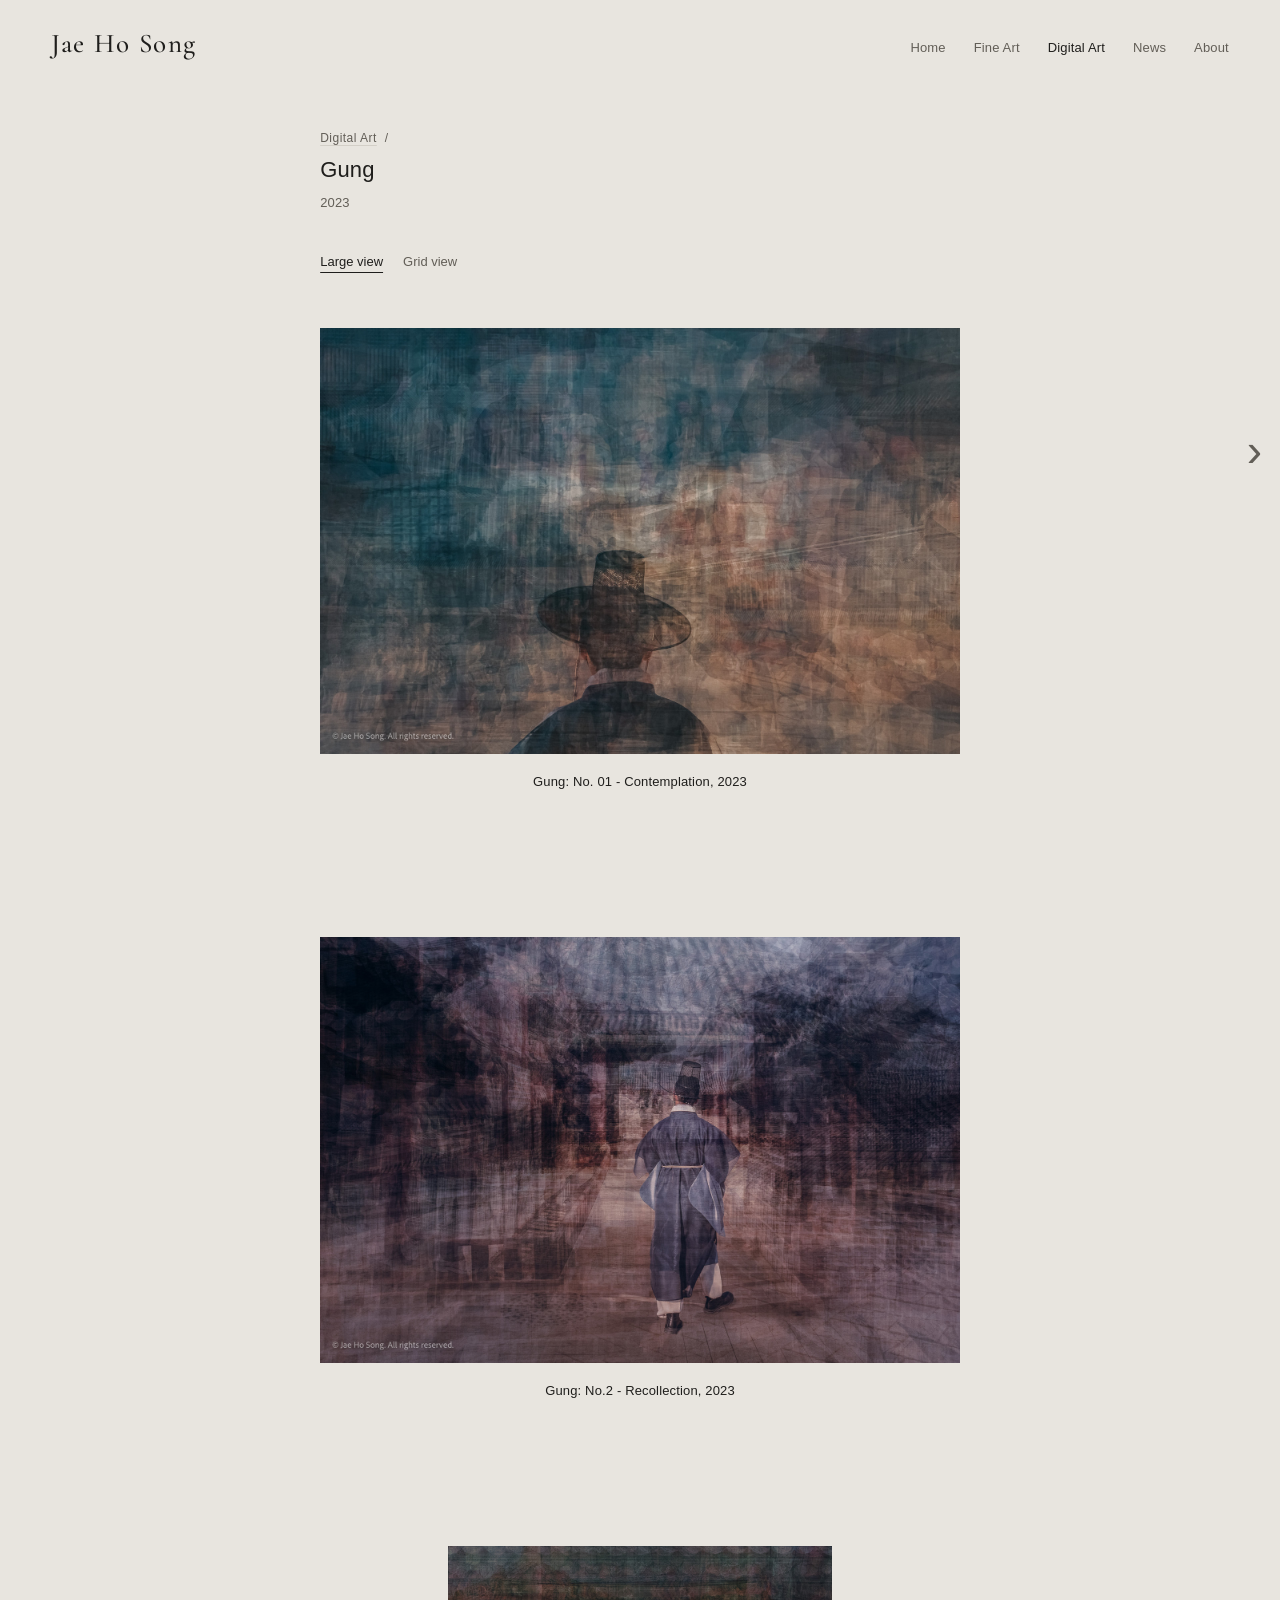
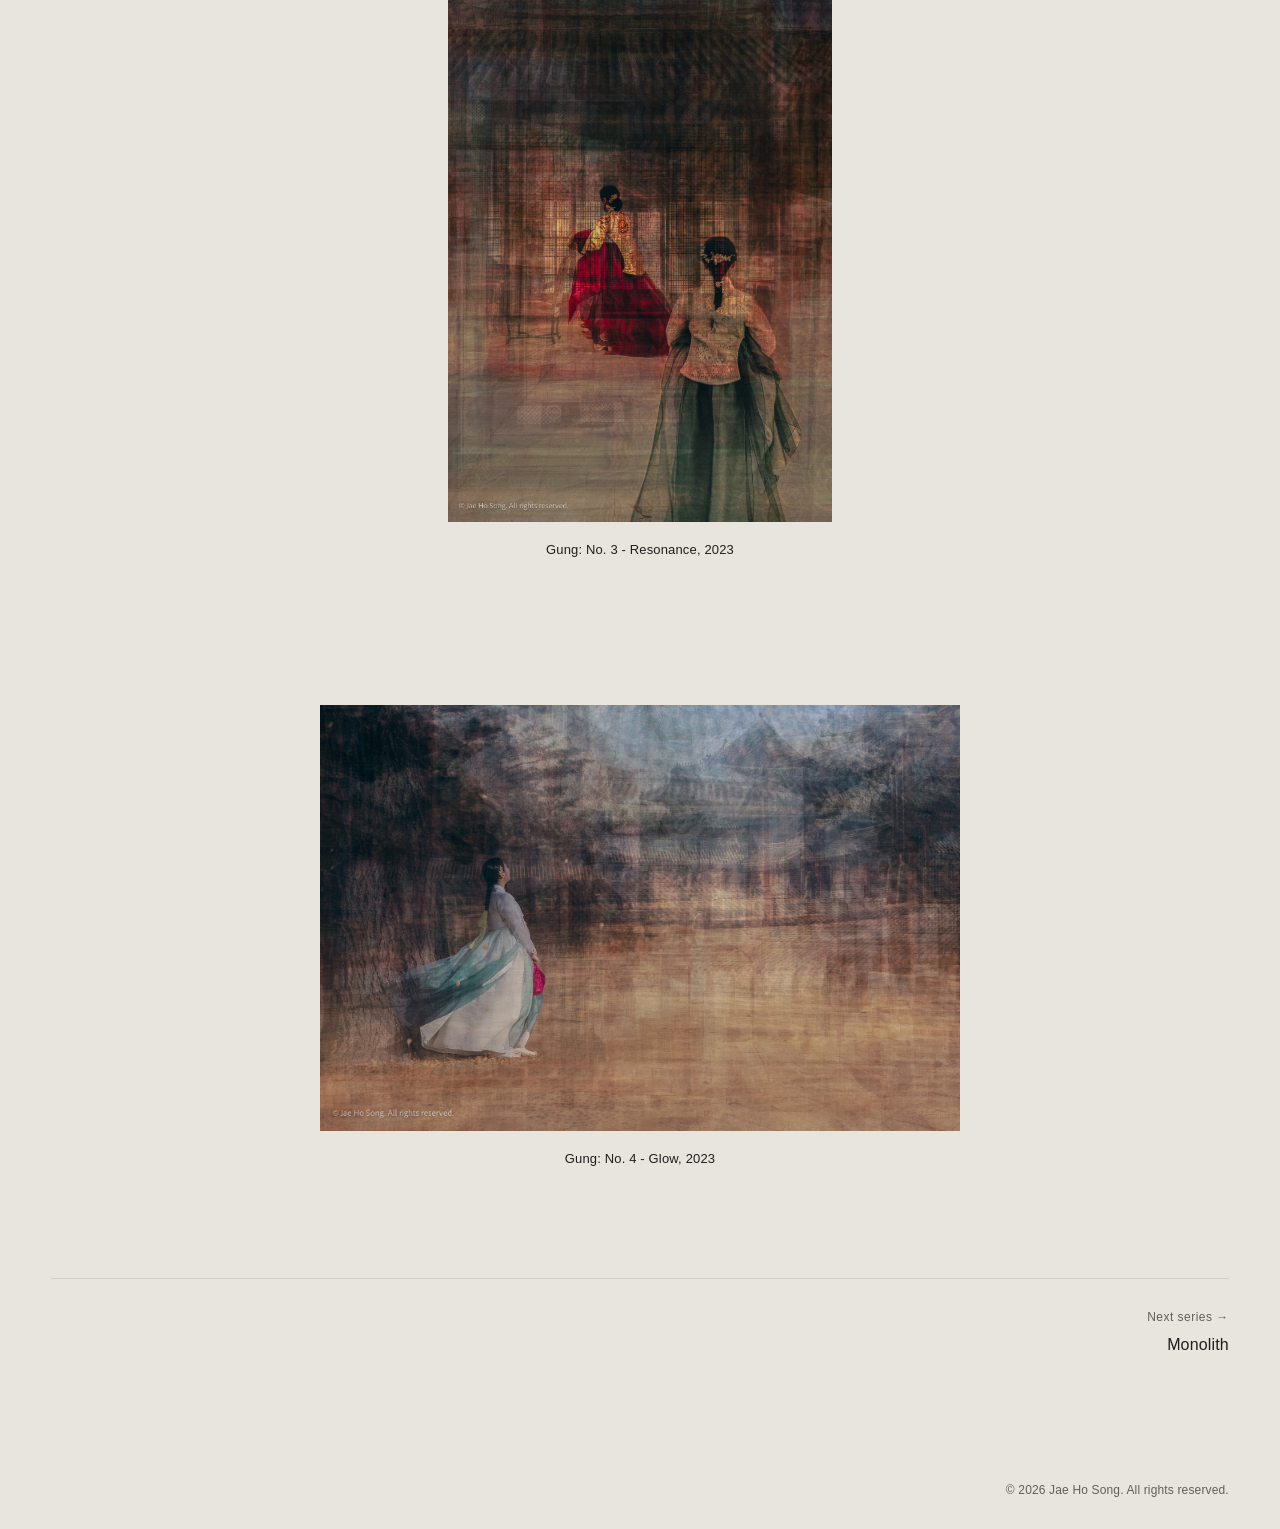
<file: digital-art/gung/index.html>
<!doctype html>
<html lang="ko" data-theme="stone" data-type="sans" data-size="area" data-name="cormorant">
<head>
<meta charset="utf-8">
<meta name="viewport" content="width=device-width, initial-scale=1">
<title>Gung — Jae Ho Song</title>
<meta name="description" content="존재의 아름다움을 회화적 사진으로 표현하는 작가 Jae Ho Song의 파인아트 사진 포트폴리오입니다."><meta property="og:type" content="website">
<meta property="og:site_name" content="Jae Ho Song">
<meta property="og:title" content="Gung — Jae Ho Song">
<meta property="og:description" content="존재의 아름다움을 회화적 사진으로 표현하는 작가 Jae Ho Song의 파인아트 사진 포트폴리오입니다."><meta property="og:locale" content="ko_KR">
<link rel="canonical" href="https://jaeho0371-sys.github.io/digital-art/gung/">
<meta property="og:url" content="https://jaeho0371-sys.github.io/digital-art/gung/">
<meta property="og:image" content="https://jaeho0371-sys.github.io/images/share/gung.jpg">
<meta property="og:image:width" content="1200">
<meta property="og:image:height" content="630">
<meta property="og:image:alt" content="Work by Jae Ho Song">
<meta name="twitter:card" content="summary_large_image">
<link rel="icon" href="../../favicon.ico" sizes="any">
<link rel="icon" type="image/png" sizes="32x32" href="../../static/favicon-32.png">
<link rel="apple-touch-icon" href="../../static/apple-touch-icon.png">
<link rel="preconnect" href="https://fonts.googleapis.com">
<link rel="preconnect" href="https://fonts.gstatic.com" crossorigin>
<link rel="stylesheet" href="https://fonts.googleapis.com/css2?family=Cormorant+Garamond:wght@500&amp;text=Jae%20Ho%20Song&amp;display=swap">
<link rel="stylesheet" href="../../static/style.css?v=e9e0bede0c">
</head>
<body>
<header class="site-header">
  <a class="site-name" href="../../">Jae Ho Song</a>
  <nav aria-label="Site menu">
    <a href="../../">Home</a>
    <a href="../../fine-art-photography/">Fine Art</a>
    <a href="../../digital-art/" aria-current="page">Digital Art</a>
<a href="../../news/">News</a>    <a href="../../about/">About</a>
  </nav>
</header>
<main>
<article class="series" data-view="sequence">
  <header class="series-header">
    <nav class="breadcrumb" aria-label="Breadcrumb"><a href="../">Digital Art</a><span aria-hidden="true">/</span></nav>
    <h1>Gung</h1>
<p class="series-sub"><span class="year">2023</span></p>    <div class="view-switch" role="group" aria-label="View" hidden>
      <button type="button" data-view="sequence" aria-pressed="true">Large view</button>
      <button type="button" data-view="index" aria-pressed="false">Grid view</button>
    </div>
  </header>

  <div class="sequence">
    <figure class="work" id="반추상-경복궁">
      <a href="#반추상-경복궁" data-open="반추상-경복궁" class="work-link" aria-label="Open Gung: No. 01 - Contemplation">
        <img src="../../images/gung/반추상-경복궁-1920.jpg"
srcset="../../images/gung/반추상-경복궁-800.jpg 800w, ../../images/gung/반추상-경복궁-1600.jpg 1600w, ../../images/gung/반추상-경복궁-1920.jpg 1920w"
     sizes="(max-width: 900px) 100vw, 85vw"
     width="1920" height="1280"
     alt="갓을 쓴 인물의 뒷모습이 궁궐 풍경과 겹쳐 녹아든 반추상 이미지"
     style="background-color: #505050; --r: 1.5000; --sr: 1.2247"
fetchpriority="high" decoding="async">

      </a>
      <figcaption>
<span class="work-title">Gung: No. 01 - Contemplation</span>, 2023
</figcaption>

    </figure>
    <figure class="work" id="창덕궁-골목_인지-추상-다중">
      <a href="#창덕궁-골목_인지-추상-다중" data-open="창덕궁-골목_인지-추상-다중" class="work-link" aria-label="Open Gung: No.2 - Recollection">
        <img src="../../images/gung/창덕궁-골목_인지-추상-다중-1920.jpg"
srcset="../../images/gung/창덕궁-골목_인지-추상-다중-800.jpg 800w, ../../images/gung/창덕궁-골목_인지-추상-다중-1600.jpg 1600w, ../../images/gung/창덕궁-골목_인지-추상-다중-1920.jpg 1920w"
     sizes="(max-width: 900px) 100vw, 85vw"
     width="1920" height="1280"
     alt="갓과 도포 차림의 인물이 궁궐 골목을 걸어가는 뒷모습이 풍경과 겹친 다중노출 이미지"
     style="background-color: #4b3e48; --r: 1.5000; --sr: 1.2247"
loading="lazy" decoding="async">

      </a>
      <figcaption>
<span class="work-title">Gung: No.2 - Recollection</span>, 2023
</figcaption>

    </figure>
    <figure class="work" id="창덕궁-거실_인지-추상-다중">
      <a href="#창덕궁-거실_인지-추상-다중" data-open="창덕궁-거실_인지-추상-다중" class="work-link" aria-label="Open Gung: No. 3 - Resonance">
        <img src="../../images/gung/창덕궁-거실_인지-추상-다중-1920.jpg"
srcset="../../images/gung/창덕궁-거실_인지-추상-다중-800.jpg 533w, ../../images/gung/창덕궁-거실_인지-추상-다중-1600.jpg 1067w, ../../images/gung/창덕궁-거실_인지-추상-다중-1920.jpg 1280w"
     sizes="(max-width: 900px) 100vw, 85vw"
     width="1280" height="1920"
     alt="한복을 입은 두 여인이 궁궐 실내 풍경과 겹쳐 흐릿하게 녹아든 다중노출 이미지"
     style="background-color: #503f36; --r: 0.6667; --sr: 0.8165"
loading="lazy" decoding="async">

      </a>
      <figcaption>
<span class="work-title">Gung: No. 3 - Resonance</span>, 2023
</figcaption>

    </figure>
    <figure class="work" id="창덕궁-은행나무_인지-추상-다중">
      <a href="#창덕궁-은행나무_인지-추상-다중" data-open="창덕궁-은행나무_인지-추상-다중" class="work-link" aria-label="Open Gung: No. 4 - Glow">
        <img src="../../images/gung/창덕궁-은행나무_인지-추상-다중-1920.jpg"
srcset="../../images/gung/창덕궁-은행나무_인지-추상-다중-800.jpg 800w, ../../images/gung/창덕궁-은행나무_인지-추상-다중-1600.jpg 1600w, ../../images/gung/창덕궁-은행나무_인지-추상-다중-1920.jpg 1920w"
     sizes="(max-width: 900px) 100vw, 85vw"
     width="1920" height="1280"
     alt="옥색 치마를 날리며 걷는 한복 차림의 여인이 궁궐 풍경과 겹친 다중노출 이미지"
     style="background-color: #6d5e56; --r: 1.5000; --sr: 1.2247"
loading="lazy" decoding="async">

      </a>
      <figcaption>
<span class="work-title">Gung: No. 4 - Glow</span>, 2023
</figcaption>

    </figure>
  </div>

  <div class="index-grid" role="list">
    <div class="m-item" role="listitem" style="--r: 1.5000">
      <a href="#반추상-경복궁" data-open="반추상-경복궁" aria-label="Open Gung: No. 01 - Contemplation">
        <img src="../../images/gung/반추상-경복궁-1920.jpg"
srcset="../../images/gung/반추상-경복궁-800.jpg 800w, ../../images/gung/반추상-경복궁-1600.jpg 1600w, ../../images/gung/반추상-경복궁-1920.jpg 1920w"
     sizes="(max-width: 700px) 50vw, (max-width: 1100px) 33vw, 420px"
     width="1920" height="1280"
     alt="갓을 쓴 인물의 뒷모습이 궁궐 풍경과 겹쳐 녹아든 반추상 이미지"
     style="background-color: #505050; --r: 1.5000; --sr: 1.2247"
loading="lazy" decoding="async">

<span class="index-caption">Gung: No. 01 - Contemplation, 2023</span>      </a>
    </div>
    <div class="m-item" role="listitem" style="--r: 1.5000">
      <a href="#창덕궁-골목_인지-추상-다중" data-open="창덕궁-골목_인지-추상-다중" aria-label="Open Gung: No.2 - Recollection">
        <img src="../../images/gung/창덕궁-골목_인지-추상-다중-1920.jpg"
srcset="../../images/gung/창덕궁-골목_인지-추상-다중-800.jpg 800w, ../../images/gung/창덕궁-골목_인지-추상-다중-1600.jpg 1600w, ../../images/gung/창덕궁-골목_인지-추상-다중-1920.jpg 1920w"
     sizes="(max-width: 700px) 50vw, (max-width: 1100px) 33vw, 420px"
     width="1920" height="1280"
     alt="갓과 도포 차림의 인물이 궁궐 골목을 걸어가는 뒷모습이 풍경과 겹친 다중노출 이미지"
     style="background-color: #4b3e48; --r: 1.5000; --sr: 1.2247"
loading="lazy" decoding="async">

<span class="index-caption">Gung: No.2 - Recollection, 2023</span>      </a>
    </div>
    <div class="m-item" role="listitem" style="--r: 0.6667">
      <a href="#창덕궁-거실_인지-추상-다중" data-open="창덕궁-거실_인지-추상-다중" aria-label="Open Gung: No. 3 - Resonance">
        <img src="../../images/gung/창덕궁-거실_인지-추상-다중-1920.jpg"
srcset="../../images/gung/창덕궁-거실_인지-추상-다중-800.jpg 533w, ../../images/gung/창덕궁-거실_인지-추상-다중-1600.jpg 1067w, ../../images/gung/창덕궁-거실_인지-추상-다중-1920.jpg 1280w"
     sizes="(max-width: 700px) 50vw, (max-width: 1100px) 33vw, 420px"
     width="1280" height="1920"
     alt="한복을 입은 두 여인이 궁궐 실내 풍경과 겹쳐 흐릿하게 녹아든 다중노출 이미지"
     style="background-color: #503f36; --r: 0.6667; --sr: 0.8165"
loading="lazy" decoding="async">

<span class="index-caption">Gung: No. 3 - Resonance, 2023</span>      </a>
    </div>
    <div class="m-item" role="listitem" style="--r: 1.5000">
      <a href="#창덕궁-은행나무_인지-추상-다중" data-open="창덕궁-은행나무_인지-추상-다중" aria-label="Open Gung: No. 4 - Glow">
        <img src="../../images/gung/창덕궁-은행나무_인지-추상-다중-1920.jpg"
srcset="../../images/gung/창덕궁-은행나무_인지-추상-다중-800.jpg 800w, ../../images/gung/창덕궁-은행나무_인지-추상-다중-1600.jpg 1600w, ../../images/gung/창덕궁-은행나무_인지-추상-다중-1920.jpg 1920w"
     sizes="(max-width: 700px) 50vw, (max-width: 1100px) 33vw, 420px"
     width="1920" height="1280"
     alt="옥색 치마를 날리며 걷는 한복 차림의 여인이 궁궐 풍경과 겹친 다중노출 이미지"
     style="background-color: #6d5e56; --r: 1.5000; --sr: 1.2247"
loading="lazy" decoding="async">

<span class="index-caption">Gung: No. 4 - Glow, 2023</span>      </a>
    </div>
  </div>

  <nav class="series-pager" aria-label="More series">
    <a class="pager-next" href="../monolith/" rel="next">
      <span class="pager-label">Next series <span aria-hidden="true">→</span></span>
      <span class="pager-title">Monolith</span>
    </a>
  </nav>
  <nav class="series-side" aria-label="Previous and next series">
<a class="side-next" href="../monolith/" rel="next"><span class="side-arrow" aria-hidden="true">›</span><span class="side-label"><span class="pager-label">Next series</span><span class="pager-title">Monolith</span></span></a>  </nav>
</article>

<dialog class="lightbox" aria-label="Work viewer" tabindex="-1">
  <div class="lb-stage">
    <img class="lb-img" alt="">
  </div>
  <p class="lb-caption" aria-live="polite"></p>
  <p class="lb-count"></p>
  <button type="button" class="lb-btn lb-close" aria-label="Close">✕</button>
  <button type="button" class="lb-btn lb-prev" aria-label="Previous work">‹</button>
  <button type="button" class="lb-btn lb-next" aria-label="Next work">›</button>
</dialog>
<script type="application/json" id="works-data">[{"alt": "\uac13\uc744 \uc4f4 \uc778\ubb3c\uc758 \ub4b7\ubaa8\uc2b5\uc774 \uad81\uad90 \ud48d\uacbd\uacfc \uacb9\uccd0 \ub179\uc544\ub4e0 \ubc18\ucd94\uc0c1 \uc774\ubbf8\uc9c0", "edition": "", "h": 1280, "id": "\ubc18\ucd94\uc0c1-\uacbd\ubcf5\uad81", "size": "", "src": "../../images/gung/\ubc18\ucd94\uc0c1-\uacbd\ubcf5\uad81-1920.jpg", "srcset": "../../images/gung/\ubc18\ucd94\uc0c1-\uacbd\ubcf5\uad81-800.jpg 800w, ../../images/gung/\ubc18\ucd94\uc0c1-\uacbd\ubcf5\uad81-1600.jpg 1600w, ../../images/gung/\ubc18\ucd94\uc0c1-\uacbd\ubcf5\uad81-1920.jpg 1920w", "title": "Gung: No. 01 - Contemplation", "w": 1920, "year": "2023"}, {"alt": "\uac13\uacfc \ub3c4\ud3ec \ucc28\ub9bc\uc758 \uc778\ubb3c\uc774 \uad81\uad90 \uace8\ubaa9\uc744 \uac78\uc5b4\uac00\ub294 \ub4b7\ubaa8\uc2b5\uc774 \ud48d\uacbd\uacfc \uacb9\uce5c \ub2e4\uc911\ub178\ucd9c \uc774\ubbf8\uc9c0", "edition": "", "h": 1280, "id": "\ucc3d\ub355\uad81-\uace8\ubaa9_\uc778\uc9c0-\ucd94\uc0c1-\ub2e4\uc911", "size": "", "src": "../../images/gung/\ucc3d\ub355\uad81-\uace8\ubaa9_\uc778\uc9c0-\ucd94\uc0c1-\ub2e4\uc911-1920.jpg", "srcset": "../../images/gung/\ucc3d\ub355\uad81-\uace8\ubaa9_\uc778\uc9c0-\ucd94\uc0c1-\ub2e4\uc911-800.jpg 800w, ../../images/gung/\ucc3d\ub355\uad81-\uace8\ubaa9_\uc778\uc9c0-\ucd94\uc0c1-\ub2e4\uc911-1600.jpg 1600w, ../../images/gung/\ucc3d\ub355\uad81-\uace8\ubaa9_\uc778\uc9c0-\ucd94\uc0c1-\ub2e4\uc911-1920.jpg 1920w", "title": "Gung: No.2 - Recollection", "w": 1920, "year": "2023"}, {"alt": "\ud55c\ubcf5\uc744 \uc785\uc740 \ub450 \uc5ec\uc778\uc774 \uad81\uad90 \uc2e4\ub0b4 \ud48d\uacbd\uacfc \uacb9\uccd0 \ud750\ub9bf\ud558\uac8c \ub179\uc544\ub4e0 \ub2e4\uc911\ub178\ucd9c \uc774\ubbf8\uc9c0", "edition": "", "h": 1920, "id": "\ucc3d\ub355\uad81-\uac70\uc2e4_\uc778\uc9c0-\ucd94\uc0c1-\ub2e4\uc911", "size": "", "src": "../../images/gung/\ucc3d\ub355\uad81-\uac70\uc2e4_\uc778\uc9c0-\ucd94\uc0c1-\ub2e4\uc911-1920.jpg", "srcset": "../../images/gung/\ucc3d\ub355\uad81-\uac70\uc2e4_\uc778\uc9c0-\ucd94\uc0c1-\ub2e4\uc911-800.jpg 533w, ../../images/gung/\ucc3d\ub355\uad81-\uac70\uc2e4_\uc778\uc9c0-\ucd94\uc0c1-\ub2e4\uc911-1600.jpg 1067w, ../../images/gung/\ucc3d\ub355\uad81-\uac70\uc2e4_\uc778\uc9c0-\ucd94\uc0c1-\ub2e4\uc911-1920.jpg 1280w", "title": "Gung: No. 3 - Resonance", "w": 1280, "year": "2023"}, {"alt": "\uc625\uc0c9 \uce58\ub9c8\ub97c \ub0a0\ub9ac\uba70 \uac77\ub294 \ud55c\ubcf5 \ucc28\ub9bc\uc758 \uc5ec\uc778\uc774 \uad81\uad90 \ud48d\uacbd\uacfc \uacb9\uce5c \ub2e4\uc911\ub178\ucd9c \uc774\ubbf8\uc9c0", "edition": "", "h": 1280, "id": "\ucc3d\ub355\uad81-\uc740\ud589\ub098\ubb34_\uc778\uc9c0-\ucd94\uc0c1-\ub2e4\uc911", "size": "", "src": "../../images/gung/\ucc3d\ub355\uad81-\uc740\ud589\ub098\ubb34_\uc778\uc9c0-\ucd94\uc0c1-\ub2e4\uc911-1920.jpg", "srcset": "../../images/gung/\ucc3d\ub355\uad81-\uc740\ud589\ub098\ubb34_\uc778\uc9c0-\ucd94\uc0c1-\ub2e4\uc911-800.jpg 800w, ../../images/gung/\ucc3d\ub355\uad81-\uc740\ud589\ub098\ubb34_\uc778\uc9c0-\ucd94\uc0c1-\ub2e4\uc911-1600.jpg 1600w, ../../images/gung/\ucc3d\ub355\uad81-\uc740\ud589\ub098\ubb34_\uc778\uc9c0-\ucd94\uc0c1-\ub2e4\uc911-1920.jpg 1920w", "title": "Gung: No. 4 - Glow", "w": 1920, "year": "2023"}]</script></main>
<footer class="site-footer no-contact">
  <p>© 2026 Jae Ho Song. All rights reserved.</p>
</footer>
<script src="../../static/gallery.js?v=62423c0c93" defer></script>
<script data-goatcounter="https://jaehosong.goatcounter.com/count" async src="//gc.zgo.at/count.js"></script>
</body>
</html>
</file>
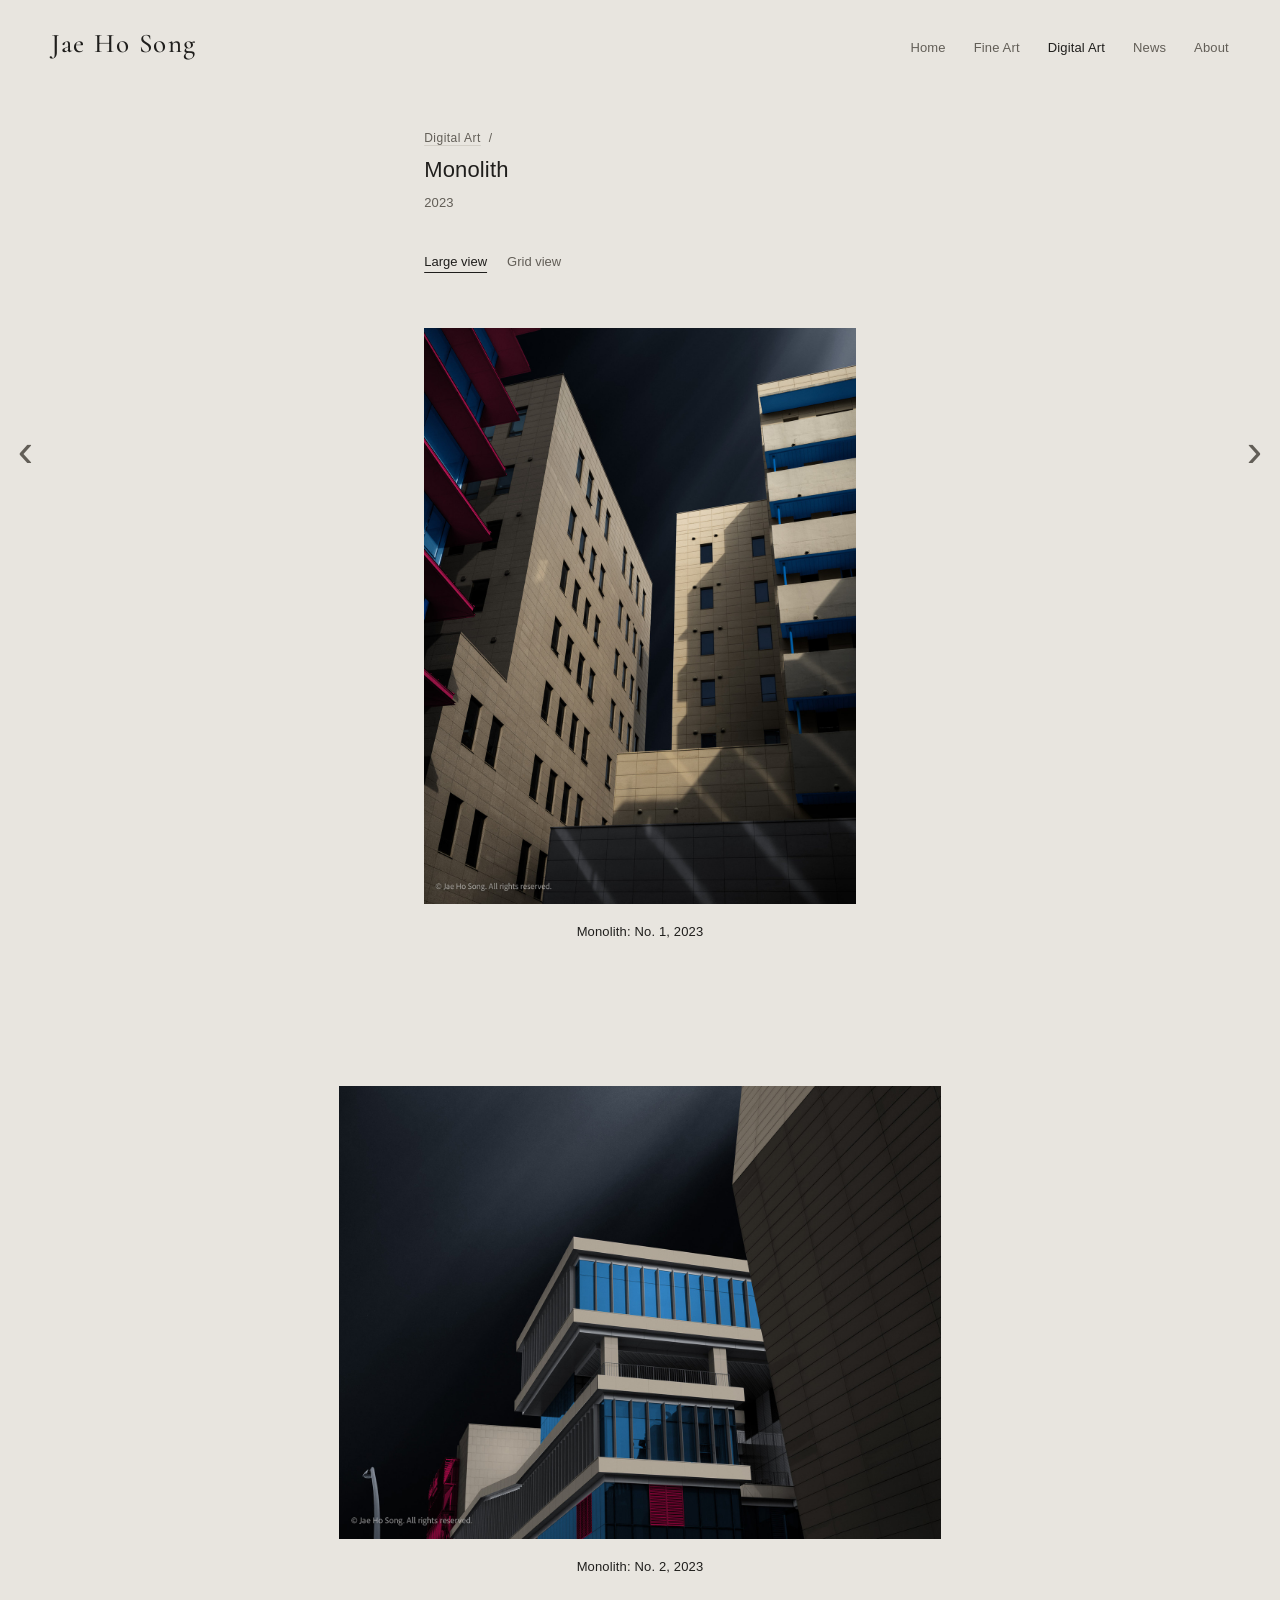
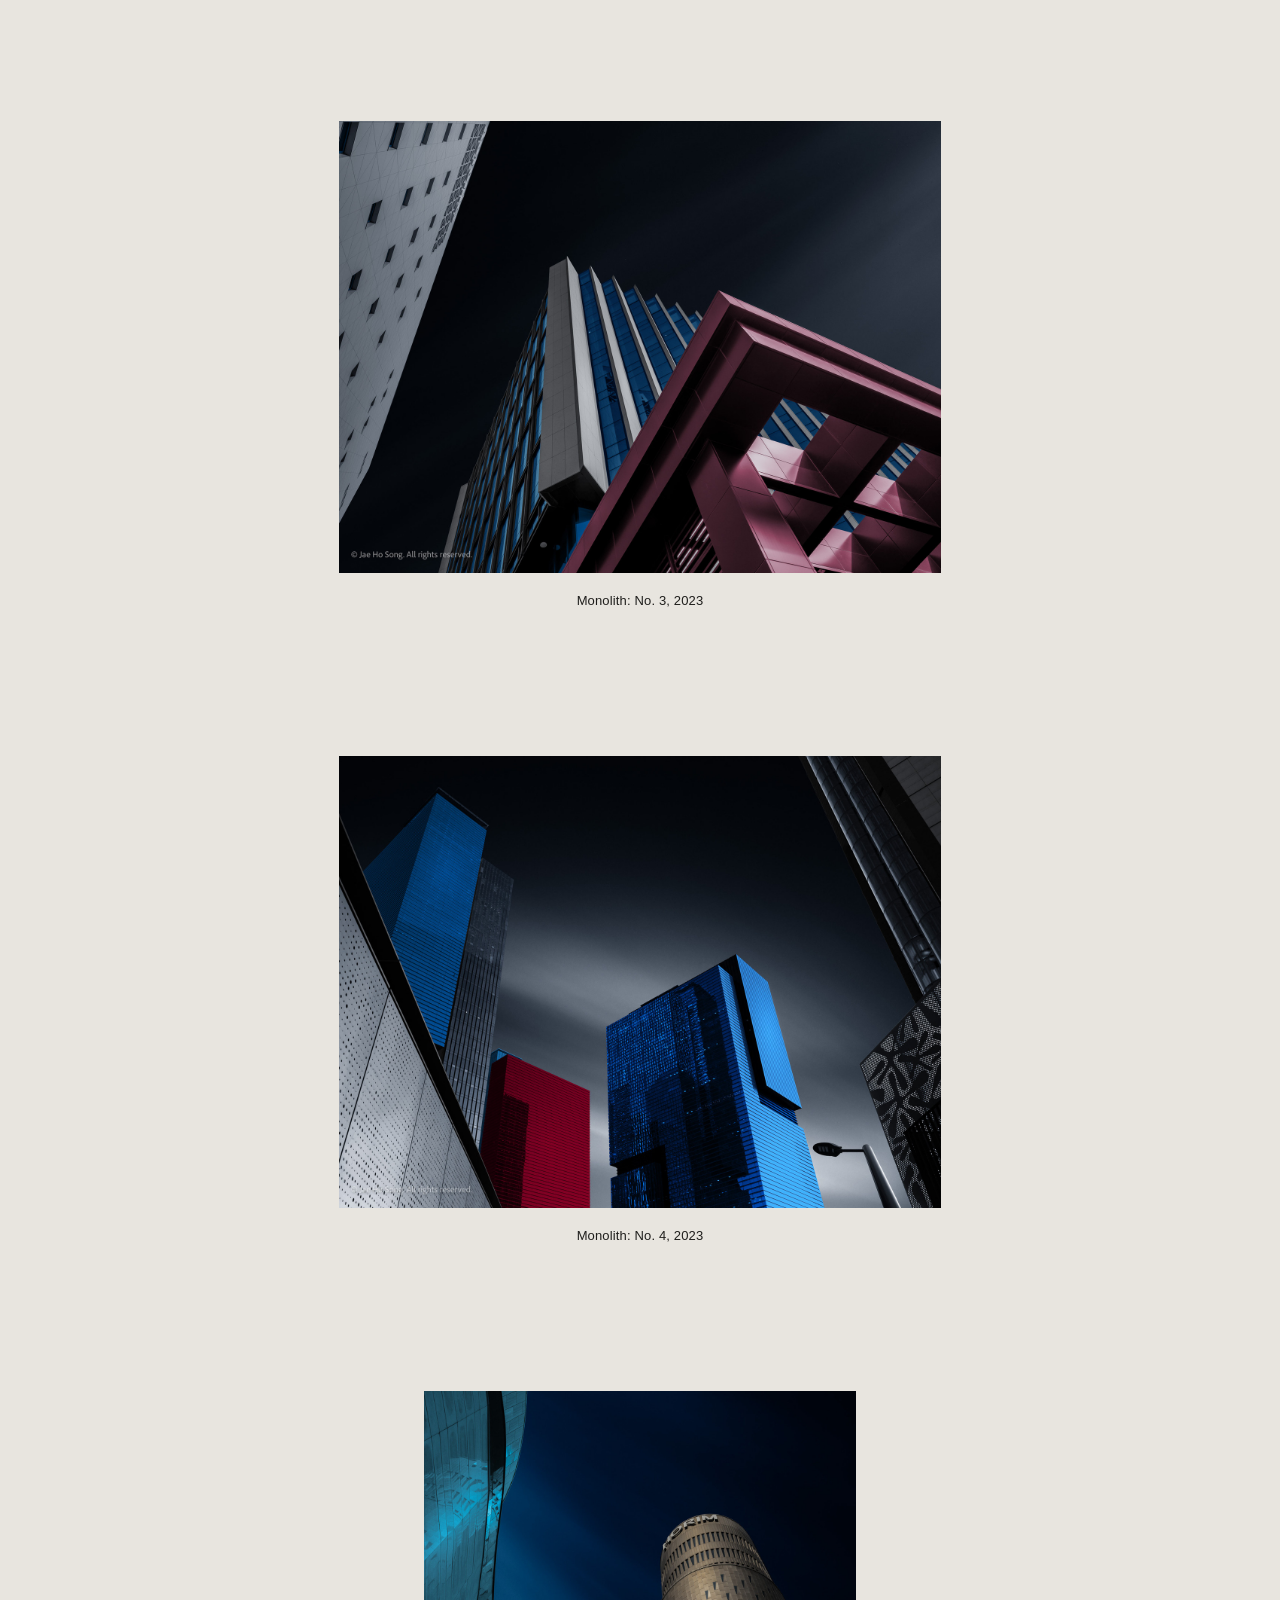
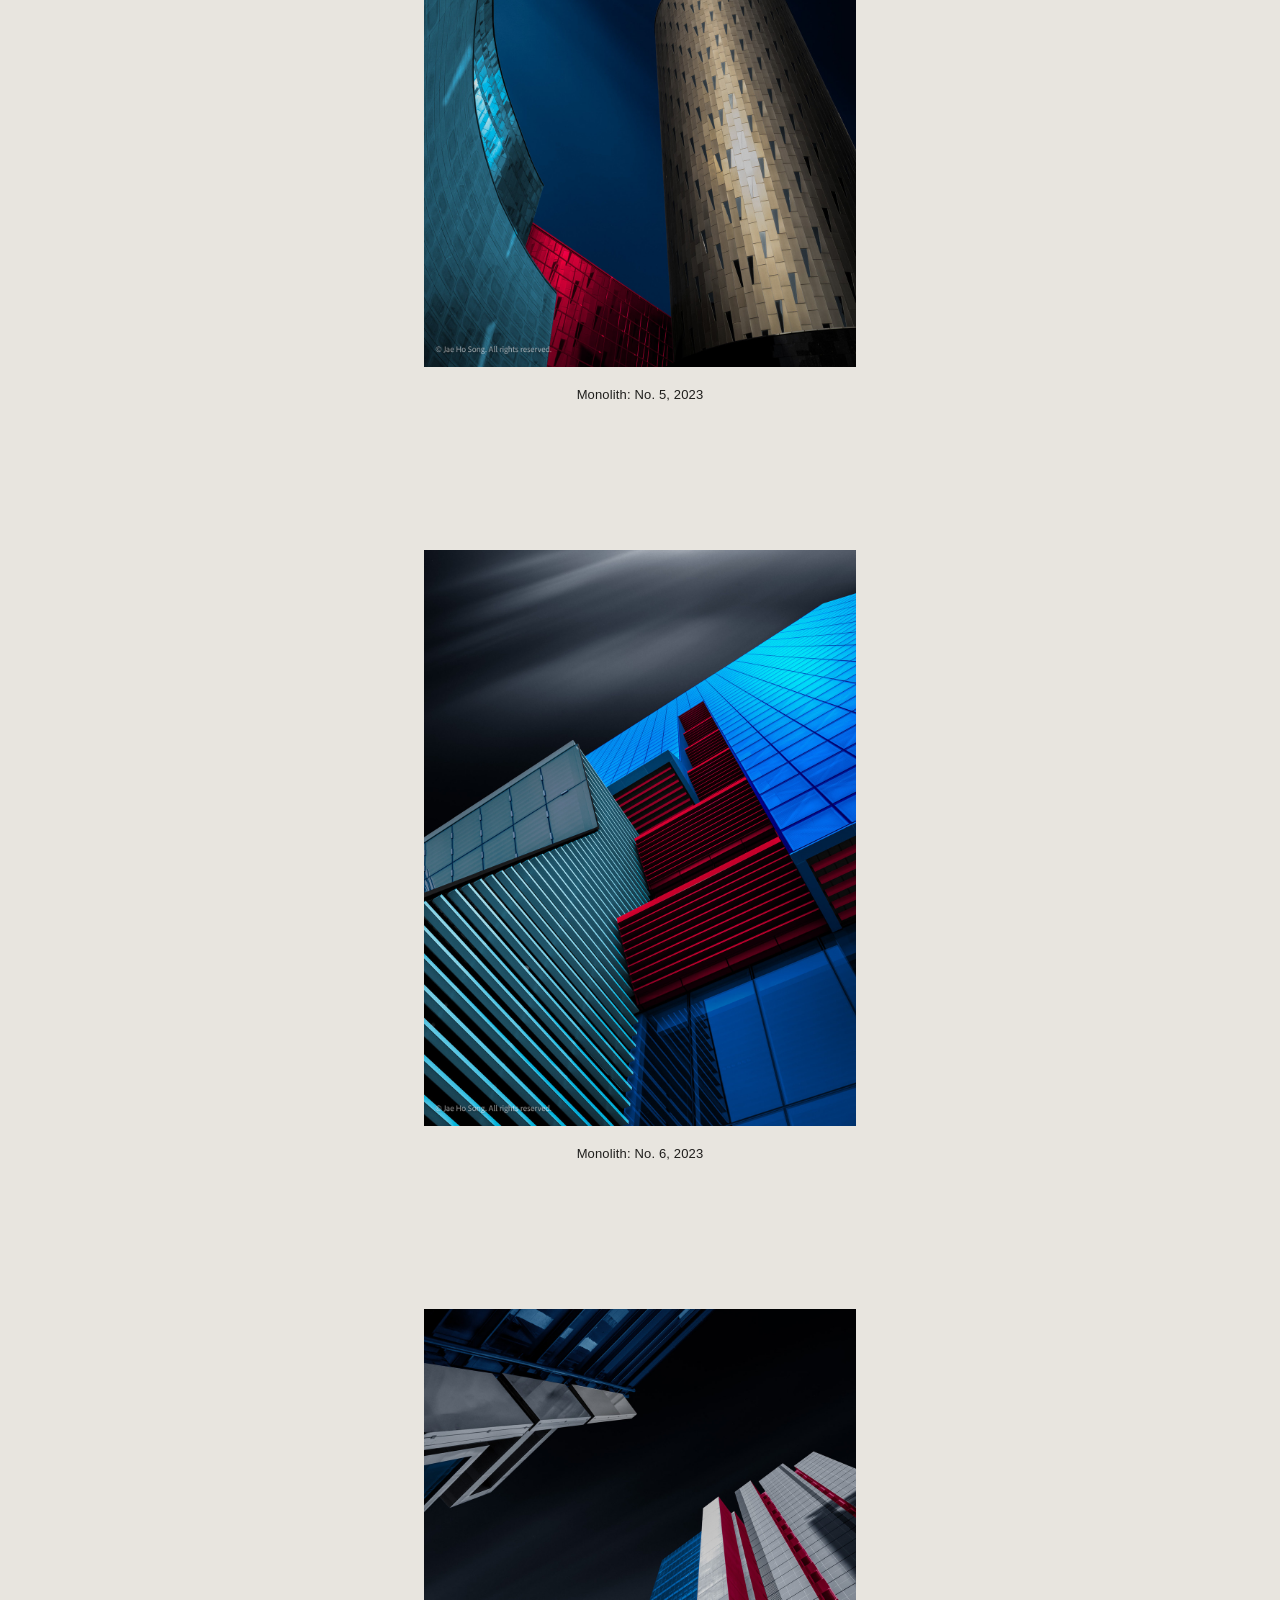
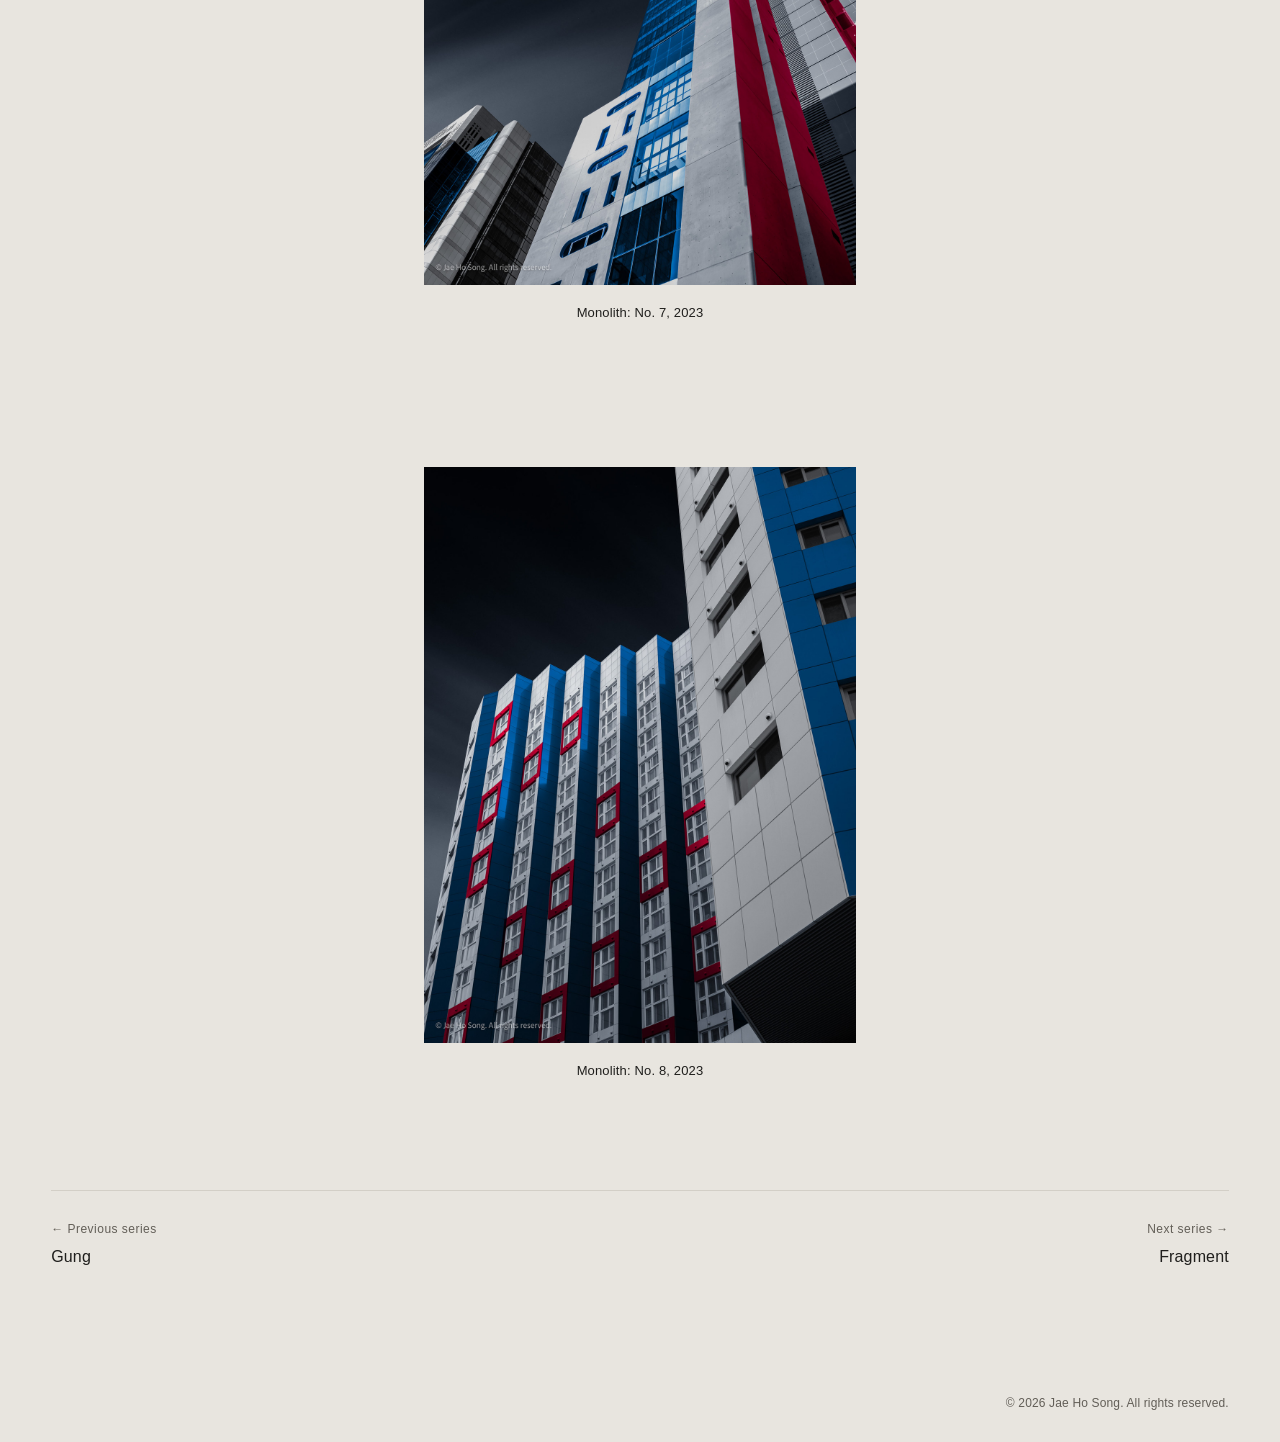
<file: digital-art/monolith/index.html>
<!doctype html>
<html lang="ko" data-theme="stone" data-type="sans" data-size="area" data-name="cormorant">
<head>
<meta charset="utf-8">
<meta name="viewport" content="width=device-width, initial-scale=1">
<title>Monolith — Jae Ho Song</title>
<meta name="description" content="존재의 아름다움을 회화적 사진으로 표현하는 작가 Jae Ho Song의 파인아트 사진 포트폴리오입니다."><meta property="og:type" content="website">
<meta property="og:site_name" content="Jae Ho Song">
<meta property="og:title" content="Monolith — Jae Ho Song">
<meta property="og:description" content="존재의 아름다움을 회화적 사진으로 표현하는 작가 Jae Ho Song의 파인아트 사진 포트폴리오입니다."><meta property="og:locale" content="ko_KR">
<link rel="canonical" href="https://jaeho0371-sys.github.io/digital-art/monolith/">
<meta property="og:url" content="https://jaeho0371-sys.github.io/digital-art/monolith/">
<meta property="og:image" content="https://jaeho0371-sys.github.io/images/share/monolith.jpg">
<meta property="og:image:width" content="1200">
<meta property="og:image:height" content="630">
<meta property="og:image:alt" content="Work by Jae Ho Song">
<meta name="twitter:card" content="summary_large_image">
<link rel="icon" href="../../favicon.ico" sizes="any">
<link rel="icon" type="image/png" sizes="32x32" href="../../static/favicon-32.png">
<link rel="apple-touch-icon" href="../../static/apple-touch-icon.png">
<link rel="preconnect" href="https://fonts.googleapis.com">
<link rel="preconnect" href="https://fonts.gstatic.com" crossorigin>
<link rel="stylesheet" href="https://fonts.googleapis.com/css2?family=Cormorant+Garamond:wght@500&amp;text=Jae%20Ho%20Song&amp;display=swap">
<link rel="stylesheet" href="../../static/style.css?v=e9e0bede0c">
</head>
<body>
<header class="site-header">
  <a class="site-name" href="../../">Jae Ho Song</a>
  <nav aria-label="Site menu">
    <a href="../../">Home</a>
    <a href="../../fine-art-photography/">Fine Art</a>
    <a href="../../digital-art/" aria-current="page">Digital Art</a>
<a href="../../news/">News</a>    <a href="../../about/">About</a>
  </nav>
</header>
<main>
<article class="series" data-view="sequence">
  <header class="series-header">
    <nav class="breadcrumb" aria-label="Breadcrumb"><a href="../">Digital Art</a><span aria-hidden="true">/</span></nav>
    <h1>Monolith</h1>
<p class="series-sub"><span class="year">2023</span></p>    <div class="view-switch" role="group" aria-label="View" hidden>
      <button type="button" data-view="sequence" aria-pressed="true">Large view</button>
      <button type="button" data-view="index" aria-pressed="false">Grid view</button>
    </div>
  </header>

  <div class="sequence">
    <figure class="work" id="마곡_5">
      <a href="#마곡_5" data-open="마곡_5" class="work-link" aria-label="Open Monolith: No. 1">
        <img src="../../images/monolith/마곡_5-1920.jpg"
srcset="../../images/monolith/마곡_5-800.jpg 600w, ../../images/monolith/마곡_5-1600.jpg 1200w, ../../images/monolith/마곡_5-1920.jpg 1440w"
     sizes="(max-width: 900px) 100vw, 85vw"
     width="1440" height="1920"
     alt="빛과 그림자가 비스듬히 드리운 베이지색 건물들과 파란 줄무늬 건물"
     style="background-color: #413d3a; --r: 0.7500; --sr: 0.8660"
fetchpriority="high" decoding="async">

      </a>
      <figcaption>
<span class="work-title">Monolith: No. 1</span>, 2023
</figcaption>

    </figure>
    <figure class="work" id="마곡_3">
      <a href="#마곡_3" data-open="마곡_3" class="work-link" aria-label="Open Monolith: No. 2">
        <img src="../../images/monolith/마곡_3-1920.jpg"
srcset="../../images/monolith/마곡_3-800.jpg 800w, ../../images/monolith/마곡_3-1600.jpg 1600w, ../../images/monolith/마곡_3-1920.jpg 1920w"
     sizes="(max-width: 900px) 100vw, 85vw"
     width="1920" height="1440"
     alt="어두운 하늘 아래 층층이 튀어나온 베이지색 건물과 파란 유리창"
     style="background-color: #272a2e; --r: 1.3333; --sr: 1.1547"
loading="lazy" decoding="async">

      </a>
      <figcaption>
<span class="work-title">Monolith: No. 2</span>, 2023
</figcaption>

    </figure>
    <figure class="work" id="마곡_2">
      <a href="#마곡_2" data-open="마곡_2" class="work-link" aria-label="Open Monolith: No. 3">
        <img src="../../images/monolith/마곡_2-1920.jpg"
srcset="../../images/monolith/마곡_2-800.jpg 800w, ../../images/monolith/마곡_2-1600.jpg 1600w, ../../images/monolith/마곡_2-1920.jpg 1920w"
     sizes="(max-width: 900px) 100vw, 85vw"
     width="1920" height="1440"
     alt="어두운 하늘을 배경으로 자줏빛 철골 구조와 유리 건물이 겹친 모습"
     style="background-color: #292932; --r: 1.3333; --sr: 1.1547"
loading="lazy" decoding="async">

      </a>
      <figcaption>
<span class="work-title">Monolith: No. 3</span>, 2023
</figcaption>

    </figure>
    <figure class="work" id="삼성-서초-사옥">
      <a href="#삼성-서초-사옥" data-open="삼성-서초-사옥" class="work-link" aria-label="Open Monolith: No. 4">
        <img src="../../images/monolith/삼성-서초-사옥-1920.jpg"
srcset="../../images/monolith/삼성-서초-사옥-800.jpg 800w, ../../images/monolith/삼성-서초-사옥-1600.jpg 1600w, ../../images/monolith/삼성-서초-사옥-1920.jpg 1920w"
     sizes="(max-width: 900px) 100vw, 85vw"
     width="1920" height="1440"
     alt="어두운 하늘을 배경으로 솟은 파란 유리 고층 빌딩들과 빨간 건물, 가로등"
     style="background-color: #293242; --r: 1.3333; --sr: 1.1547"
loading="lazy" decoding="async">

      </a>
      <figcaption>
<span class="work-title">Monolith: No. 4</span>, 2023
</figcaption>

    </figure>
    <figure class="work" id="호림-아트센터">
      <a href="#호림-아트센터" data-open="호림-아트센터" class="work-link" aria-label="Open Monolith: No. 5">
        <img src="../../images/monolith/호림-아트센터-1920.jpg"
srcset="../../images/monolith/호림-아트센터-800.jpg 600w, ../../images/monolith/호림-아트센터-1600.jpg 1200w, ../../images/monolith/호림-아트센터-1920.jpg 1440w"
     sizes="(max-width: 900px) 100vw, 85vw"
     width="1440" height="1920"
     alt="짙은 파란 하늘 아래 원통형 금빛 타워와 곡선의 청록·빨강 외벽"
     style="background-color: #213342; --r: 0.7500; --sr: 0.8660"
loading="lazy" decoding="async">

      </a>
      <figcaption>
<span class="work-title">Monolith: No. 5</span>, 2023
</figcaption>

    </figure>
    <figure class="work" id="마곡_1">
      <a href="#마곡_1" data-open="마곡_1" class="work-link" aria-label="Open Monolith: No. 6">
        <img src="../../images/monolith/마곡_1-1920.jpg"
srcset="../../images/monolith/마곡_1-800.jpg 600w, ../../images/monolith/마곡_1-1600.jpg 1200w, ../../images/monolith/마곡_1-1920.jpg 1440w"
     sizes="(max-width: 900px) 100vw, 85vw"
     width="1440" height="1920"
     alt="파란 유리벽과 빨간 가로줄 구조물이 교차하는 건물을 비스듬히 올려다본 모습"
     style="background-color: #203e5b; --r: 0.7500; --sr: 0.8660"
loading="lazy" decoding="async">

      </a>
      <figcaption>
<span class="work-title">Monolith: No. 6</span>, 2023
</figcaption>

    </figure>
    <figure class="work" id="강남-골목">
      <a href="#강남-골목" data-open="강남-골목" class="work-link" aria-label="Open Monolith: No. 7">
        <img src="../../images/monolith/강남-골목-1920.jpg"
srcset="../../images/monolith/강남-골목-800.jpg 600w, ../../images/monolith/강남-골목-1600.jpg 1200w, ../../images/monolith/강남-골목-1920.jpg 1440w"
     sizes="(max-width: 900px) 100vw, 85vw"
     width="1440" height="1920"
     alt="어두운 하늘 아래 빨간 세로줄이 있는 흰 고층 건물들을 올려다본 모습"
     style="background-color: #393a46; --r: 0.7500; --sr: 0.8660"
loading="lazy" decoding="async">

      </a>
      <figcaption>
<span class="work-title">Monolith: No. 7</span>, 2023
</figcaption>

    </figure>
    <figure class="work" id="마곡_4">
      <a href="#마곡_4" data-open="마곡_4" class="work-link" aria-label="Open Monolith: No. 8">
        <img src="../../images/monolith/마곡_4-1920.jpg"
srcset="../../images/monolith/마곡_4-800.jpg 600w, ../../images/monolith/마곡_4-1600.jpg 1200w, ../../images/monolith/마곡_4-1920.jpg 1440w"
     sizes="(max-width: 900px) 100vw, 85vw"
     width="1440" height="1920"
     alt="파란 세로 기둥과 빨간 창틀이 반복되는 고층 건물을 올려다본 모습"
     style="background-color: #3b4653; --r: 0.7500; --sr: 0.8660"
loading="lazy" decoding="async">

      </a>
      <figcaption>
<span class="work-title">Monolith: No. 8</span>, 2023
</figcaption>

    </figure>
  </div>

  <div class="index-grid" role="list">
    <div class="m-item" role="listitem" style="--r: 0.7500">
      <a href="#마곡_5" data-open="마곡_5" aria-label="Open Monolith: No. 1">
        <img src="../../images/monolith/마곡_5-1920.jpg"
srcset="../../images/monolith/마곡_5-800.jpg 600w, ../../images/monolith/마곡_5-1600.jpg 1200w, ../../images/monolith/마곡_5-1920.jpg 1440w"
     sizes="(max-width: 700px) 50vw, (max-width: 1100px) 33vw, 420px"
     width="1440" height="1920"
     alt="빛과 그림자가 비스듬히 드리운 베이지색 건물들과 파란 줄무늬 건물"
     style="background-color: #413d3a; --r: 0.7500; --sr: 0.8660"
loading="lazy" decoding="async">

<span class="index-caption">Monolith: No. 1, 2023</span>      </a>
    </div>
    <div class="m-item" role="listitem" style="--r: 1.3333">
      <a href="#마곡_3" data-open="마곡_3" aria-label="Open Monolith: No. 2">
        <img src="../../images/monolith/마곡_3-1920.jpg"
srcset="../../images/monolith/마곡_3-800.jpg 800w, ../../images/monolith/마곡_3-1600.jpg 1600w, ../../images/monolith/마곡_3-1920.jpg 1920w"
     sizes="(max-width: 700px) 50vw, (max-width: 1100px) 33vw, 420px"
     width="1920" height="1440"
     alt="어두운 하늘 아래 층층이 튀어나온 베이지색 건물과 파란 유리창"
     style="background-color: #272a2e; --r: 1.3333; --sr: 1.1547"
loading="lazy" decoding="async">

<span class="index-caption">Monolith: No. 2, 2023</span>      </a>
    </div>
    <div class="m-item" role="listitem" style="--r: 1.3333">
      <a href="#마곡_2" data-open="마곡_2" aria-label="Open Monolith: No. 3">
        <img src="../../images/monolith/마곡_2-1920.jpg"
srcset="../../images/monolith/마곡_2-800.jpg 800w, ../../images/monolith/마곡_2-1600.jpg 1600w, ../../images/monolith/마곡_2-1920.jpg 1920w"
     sizes="(max-width: 700px) 50vw, (max-width: 1100px) 33vw, 420px"
     width="1920" height="1440"
     alt="어두운 하늘을 배경으로 자줏빛 철골 구조와 유리 건물이 겹친 모습"
     style="background-color: #292932; --r: 1.3333; --sr: 1.1547"
loading="lazy" decoding="async">

<span class="index-caption">Monolith: No. 3, 2023</span>      </a>
    </div>
    <div class="m-item" role="listitem" style="--r: 1.3333">
      <a href="#삼성-서초-사옥" data-open="삼성-서초-사옥" aria-label="Open Monolith: No. 4">
        <img src="../../images/monolith/삼성-서초-사옥-1920.jpg"
srcset="../../images/monolith/삼성-서초-사옥-800.jpg 800w, ../../images/monolith/삼성-서초-사옥-1600.jpg 1600w, ../../images/monolith/삼성-서초-사옥-1920.jpg 1920w"
     sizes="(max-width: 700px) 50vw, (max-width: 1100px) 33vw, 420px"
     width="1920" height="1440"
     alt="어두운 하늘을 배경으로 솟은 파란 유리 고층 빌딩들과 빨간 건물, 가로등"
     style="background-color: #293242; --r: 1.3333; --sr: 1.1547"
loading="lazy" decoding="async">

<span class="index-caption">Monolith: No. 4, 2023</span>      </a>
    </div>
    <div class="m-item" role="listitem" style="--r: 0.7500">
      <a href="#호림-아트센터" data-open="호림-아트센터" aria-label="Open Monolith: No. 5">
        <img src="../../images/monolith/호림-아트센터-1920.jpg"
srcset="../../images/monolith/호림-아트센터-800.jpg 600w, ../../images/monolith/호림-아트센터-1600.jpg 1200w, ../../images/monolith/호림-아트센터-1920.jpg 1440w"
     sizes="(max-width: 700px) 50vw, (max-width: 1100px) 33vw, 420px"
     width="1440" height="1920"
     alt="짙은 파란 하늘 아래 원통형 금빛 타워와 곡선의 청록·빨강 외벽"
     style="background-color: #213342; --r: 0.7500; --sr: 0.8660"
loading="lazy" decoding="async">

<span class="index-caption">Monolith: No. 5, 2023</span>      </a>
    </div>
    <div class="m-item" role="listitem" style="--r: 0.7500">
      <a href="#마곡_1" data-open="마곡_1" aria-label="Open Monolith: No. 6">
        <img src="../../images/monolith/마곡_1-1920.jpg"
srcset="../../images/monolith/마곡_1-800.jpg 600w, ../../images/monolith/마곡_1-1600.jpg 1200w, ../../images/monolith/마곡_1-1920.jpg 1440w"
     sizes="(max-width: 700px) 50vw, (max-width: 1100px) 33vw, 420px"
     width="1440" height="1920"
     alt="파란 유리벽과 빨간 가로줄 구조물이 교차하는 건물을 비스듬히 올려다본 모습"
     style="background-color: #203e5b; --r: 0.7500; --sr: 0.8660"
loading="lazy" decoding="async">

<span class="index-caption">Monolith: No. 6, 2023</span>      </a>
    </div>
    <div class="m-item" role="listitem" style="--r: 0.7500">
      <a href="#강남-골목" data-open="강남-골목" aria-label="Open Monolith: No. 7">
        <img src="../../images/monolith/강남-골목-1920.jpg"
srcset="../../images/monolith/강남-골목-800.jpg 600w, ../../images/monolith/강남-골목-1600.jpg 1200w, ../../images/monolith/강남-골목-1920.jpg 1440w"
     sizes="(max-width: 700px) 50vw, (max-width: 1100px) 33vw, 420px"
     width="1440" height="1920"
     alt="어두운 하늘 아래 빨간 세로줄이 있는 흰 고층 건물들을 올려다본 모습"
     style="background-color: #393a46; --r: 0.7500; --sr: 0.8660"
loading="lazy" decoding="async">

<span class="index-caption">Monolith: No. 7, 2023</span>      </a>
    </div>
    <div class="m-item" role="listitem" style="--r: 0.7500">
      <a href="#마곡_4" data-open="마곡_4" aria-label="Open Monolith: No. 8">
        <img src="../../images/monolith/마곡_4-1920.jpg"
srcset="../../images/monolith/마곡_4-800.jpg 600w, ../../images/monolith/마곡_4-1600.jpg 1200w, ../../images/monolith/마곡_4-1920.jpg 1440w"
     sizes="(max-width: 700px) 50vw, (max-width: 1100px) 33vw, 420px"
     width="1440" height="1920"
     alt="파란 세로 기둥과 빨간 창틀이 반복되는 고층 건물을 올려다본 모습"
     style="background-color: #3b4653; --r: 0.7500; --sr: 0.8660"
loading="lazy" decoding="async">

<span class="index-caption">Monolith: No. 8, 2023</span>      </a>
    </div>
  </div>

  <nav class="series-pager" aria-label="More series">
    <a class="pager-prev" href="../gung/" rel="prev">
      <span class="pager-label"><span aria-hidden="true">←</span> Previous series</span>
      <span class="pager-title">Gung</span>
    </a>
    <a class="pager-next" href="../fragment/" rel="next">
      <span class="pager-label">Next series <span aria-hidden="true">→</span></span>
      <span class="pager-title">Fragment</span>
    </a>
  </nav>
  <nav class="series-side" aria-label="Previous and next series">
<a class="side-prev" href="../gung/" rel="prev"><span class="side-arrow" aria-hidden="true">‹</span><span class="side-label"><span class="pager-label">Previous series</span><span class="pager-title">Gung</span></span></a><a class="side-next" href="../fragment/" rel="next"><span class="side-arrow" aria-hidden="true">›</span><span class="side-label"><span class="pager-label">Next series</span><span class="pager-title">Fragment</span></span></a>  </nav>
</article>

<dialog class="lightbox" aria-label="Work viewer" tabindex="-1">
  <div class="lb-stage">
    <img class="lb-img" alt="">
  </div>
  <p class="lb-caption" aria-live="polite"></p>
  <p class="lb-count"></p>
  <button type="button" class="lb-btn lb-close" aria-label="Close">✕</button>
  <button type="button" class="lb-btn lb-prev" aria-label="Previous work">‹</button>
  <button type="button" class="lb-btn lb-next" aria-label="Next work">›</button>
</dialog>
<script type="application/json" id="works-data">[{"alt": "\ube5b\uacfc \uadf8\ub9bc\uc790\uac00 \ube44\uc2a4\ub4ec\ud788 \ub4dc\ub9ac\uc6b4 \ubca0\uc774\uc9c0\uc0c9 \uac74\ubb3c\ub4e4\uacfc \ud30c\ub780 \uc904\ubb34\ub2ac \uac74\ubb3c", "edition": "", "h": 1920, "id": "\ub9c8\uace1_5", "size": "", "src": "../../images/monolith/\ub9c8\uace1_5-1920.jpg", "srcset": "../../images/monolith/\ub9c8\uace1_5-800.jpg 600w, ../../images/monolith/\ub9c8\uace1_5-1600.jpg 1200w, ../../images/monolith/\ub9c8\uace1_5-1920.jpg 1440w", "title": "Monolith: No. 1", "w": 1440, "year": "2023"}, {"alt": "\uc5b4\ub450\uc6b4 \ud558\ub298 \uc544\ub798 \uce35\uce35\uc774 \ud280\uc5b4\ub098\uc628 \ubca0\uc774\uc9c0\uc0c9 \uac74\ubb3c\uacfc \ud30c\ub780 \uc720\ub9ac\ucc3d", "edition": "", "h": 1440, "id": "\ub9c8\uace1_3", "size": "", "src": "../../images/monolith/\ub9c8\uace1_3-1920.jpg", "srcset": "../../images/monolith/\ub9c8\uace1_3-800.jpg 800w, ../../images/monolith/\ub9c8\uace1_3-1600.jpg 1600w, ../../images/monolith/\ub9c8\uace1_3-1920.jpg 1920w", "title": "Monolith: No. 2", "w": 1920, "year": "2023"}, {"alt": "\uc5b4\ub450\uc6b4 \ud558\ub298\uc744 \ubc30\uacbd\uc73c\ub85c \uc790\uc90f\ube5b \ucca0\uace8 \uad6c\uc870\uc640 \uc720\ub9ac \uac74\ubb3c\uc774 \uacb9\uce5c \ubaa8\uc2b5", "edition": "", "h": 1440, "id": "\ub9c8\uace1_2", "size": "", "src": "../../images/monolith/\ub9c8\uace1_2-1920.jpg", "srcset": "../../images/monolith/\ub9c8\uace1_2-800.jpg 800w, ../../images/monolith/\ub9c8\uace1_2-1600.jpg 1600w, ../../images/monolith/\ub9c8\uace1_2-1920.jpg 1920w", "title": "Monolith: No. 3", "w": 1920, "year": "2023"}, {"alt": "\uc5b4\ub450\uc6b4 \ud558\ub298\uc744 \ubc30\uacbd\uc73c\ub85c \uc19f\uc740 \ud30c\ub780 \uc720\ub9ac \uace0\uce35 \ube4c\ub529\ub4e4\uacfc \ube68\uac04 \uac74\ubb3c, \uac00\ub85c\ub4f1", "edition": "", "h": 1440, "id": "\uc0bc\uc131-\uc11c\ucd08-\uc0ac\uc625", "size": "", "src": "../../images/monolith/\uc0bc\uc131-\uc11c\ucd08-\uc0ac\uc625-1920.jpg", "srcset": "../../images/monolith/\uc0bc\uc131-\uc11c\ucd08-\uc0ac\uc625-800.jpg 800w, ../../images/monolith/\uc0bc\uc131-\uc11c\ucd08-\uc0ac\uc625-1600.jpg 1600w, ../../images/monolith/\uc0bc\uc131-\uc11c\ucd08-\uc0ac\uc625-1920.jpg 1920w", "title": "Monolith: No. 4", "w": 1920, "year": "2023"}, {"alt": "\uc9d9\uc740 \ud30c\ub780 \ud558\ub298 \uc544\ub798 \uc6d0\ud1b5\ud615 \uae08\ube5b \ud0c0\uc6cc\uc640 \uace1\uc120\uc758 \uccad\ub85d\u00b7\ube68\uac15 \uc678\ubcbd", "edition": "", "h": 1920, "id": "\ud638\ub9bc-\uc544\ud2b8\uc13c\ud130", "size": "", "src": "../../images/monolith/\ud638\ub9bc-\uc544\ud2b8\uc13c\ud130-1920.jpg", "srcset": "../../images/monolith/\ud638\ub9bc-\uc544\ud2b8\uc13c\ud130-800.jpg 600w, ../../images/monolith/\ud638\ub9bc-\uc544\ud2b8\uc13c\ud130-1600.jpg 1200w, ../../images/monolith/\ud638\ub9bc-\uc544\ud2b8\uc13c\ud130-1920.jpg 1440w", "title": "Monolith: No. 5", "w": 1440, "year": "2023"}, {"alt": "\ud30c\ub780 \uc720\ub9ac\ubcbd\uacfc \ube68\uac04 \uac00\ub85c\uc904 \uad6c\uc870\ubb3c\uc774 \uad50\ucc28\ud558\ub294 \uac74\ubb3c\uc744 \ube44\uc2a4\ub4ec\ud788 \uc62c\ub824\ub2e4\ubcf8 \ubaa8\uc2b5", "edition": "", "h": 1920, "id": "\ub9c8\uace1_1", "size": "", "src": "../../images/monolith/\ub9c8\uace1_1-1920.jpg", "srcset": "../../images/monolith/\ub9c8\uace1_1-800.jpg 600w, ../../images/monolith/\ub9c8\uace1_1-1600.jpg 1200w, ../../images/monolith/\ub9c8\uace1_1-1920.jpg 1440w", "title": "Monolith: No. 6", "w": 1440, "year": "2023"}, {"alt": "\uc5b4\ub450\uc6b4 \ud558\ub298 \uc544\ub798 \ube68\uac04 \uc138\ub85c\uc904\uc774 \uc788\ub294 \ud770 \uace0\uce35 \uac74\ubb3c\ub4e4\uc744 \uc62c\ub824\ub2e4\ubcf8 \ubaa8\uc2b5", "edition": "", "h": 1920, "id": "\uac15\ub0a8-\uace8\ubaa9", "size": "", "src": "../../images/monolith/\uac15\ub0a8-\uace8\ubaa9-1920.jpg", "srcset": "../../images/monolith/\uac15\ub0a8-\uace8\ubaa9-800.jpg 600w, ../../images/monolith/\uac15\ub0a8-\uace8\ubaa9-1600.jpg 1200w, ../../images/monolith/\uac15\ub0a8-\uace8\ubaa9-1920.jpg 1440w", "title": "Monolith: No. 7", "w": 1440, "year": "2023"}, {"alt": "\ud30c\ub780 \uc138\ub85c \uae30\ub465\uacfc \ube68\uac04 \ucc3d\ud2c0\uc774 \ubc18\ubcf5\ub418\ub294 \uace0\uce35 \uac74\ubb3c\uc744 \uc62c\ub824\ub2e4\ubcf8 \ubaa8\uc2b5", "edition": "", "h": 1920, "id": "\ub9c8\uace1_4", "size": "", "src": "../../images/monolith/\ub9c8\uace1_4-1920.jpg", "srcset": "../../images/monolith/\ub9c8\uace1_4-800.jpg 600w, ../../images/monolith/\ub9c8\uace1_4-1600.jpg 1200w, ../../images/monolith/\ub9c8\uace1_4-1920.jpg 1440w", "title": "Monolith: No. 8", "w": 1440, "year": "2023"}]</script></main>
<footer class="site-footer no-contact">
  <p>© 2026 Jae Ho Song. All rights reserved.</p>
</footer>
<script src="../../static/gallery.js?v=62423c0c93" defer></script>
<script data-goatcounter="https://jaehosong.goatcounter.com/count" async src="//gc.zgo.at/count.js"></script>
</body>
</html>
</file>
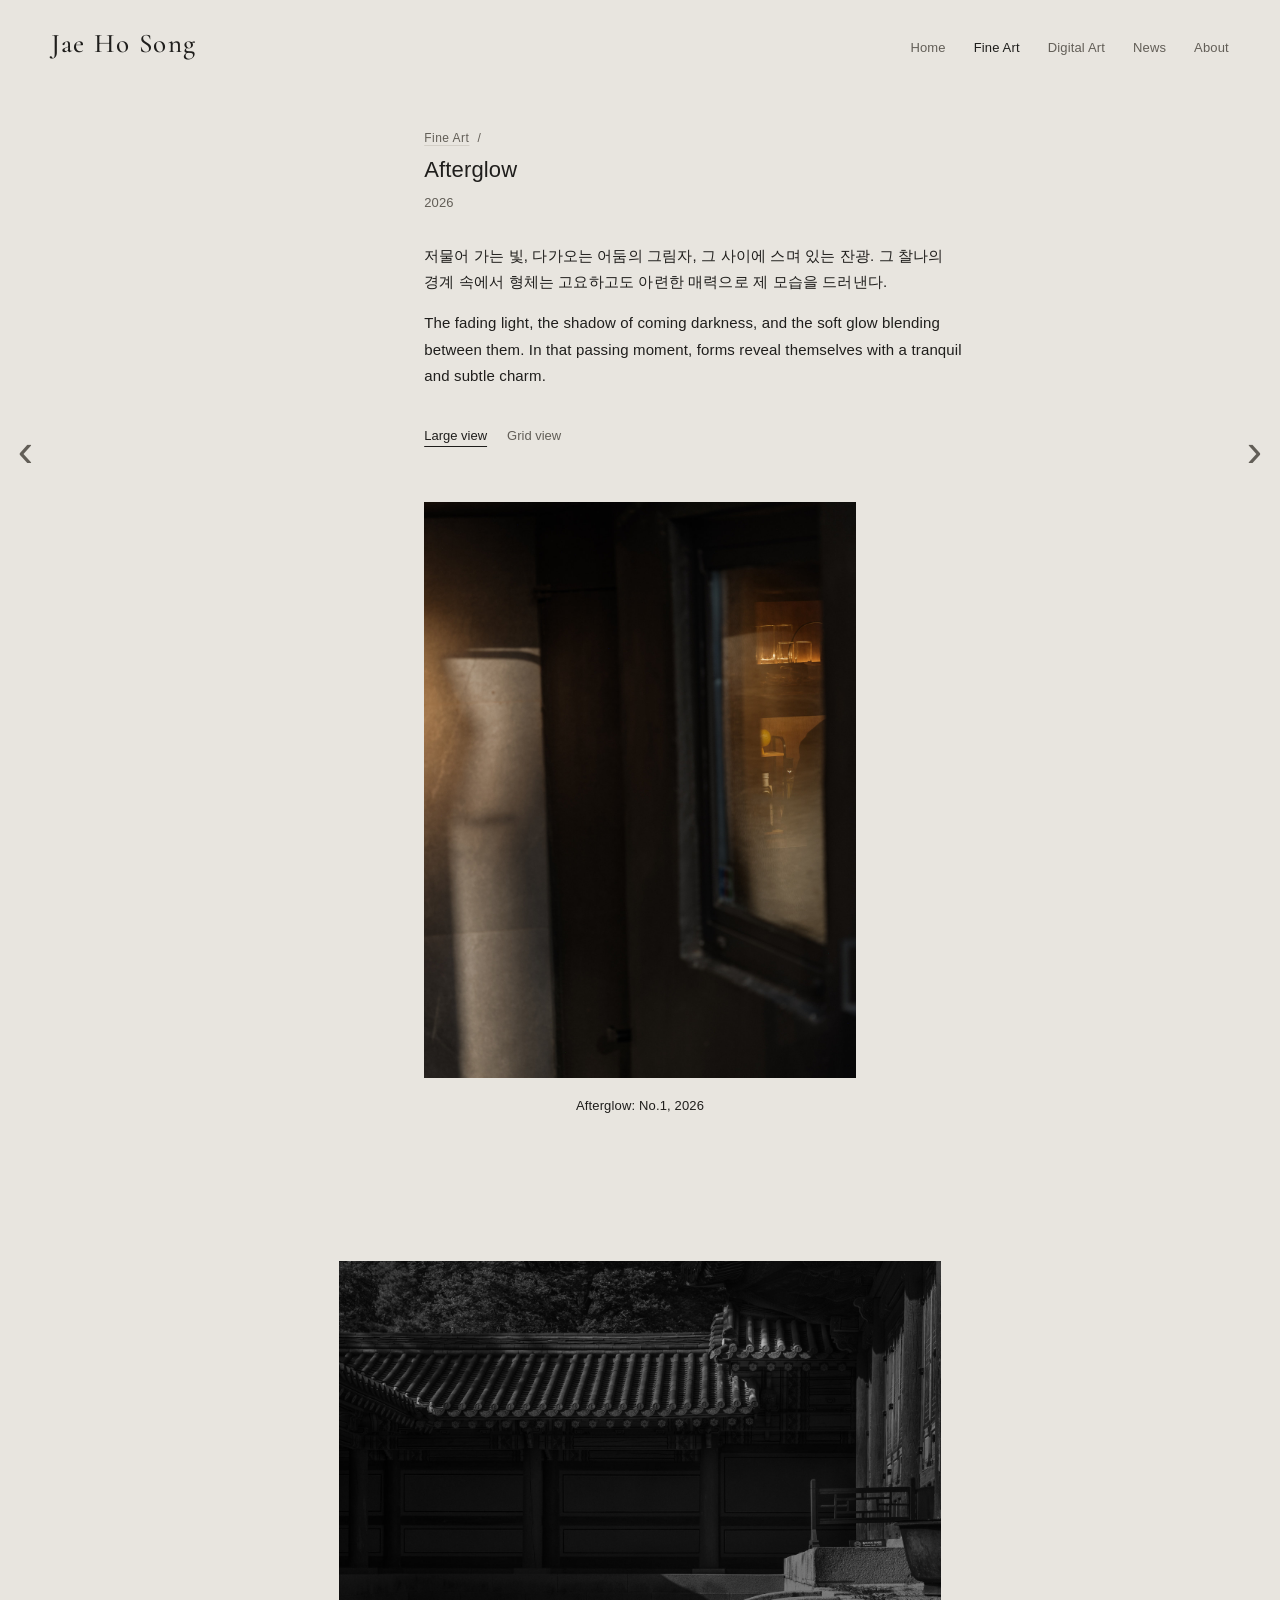
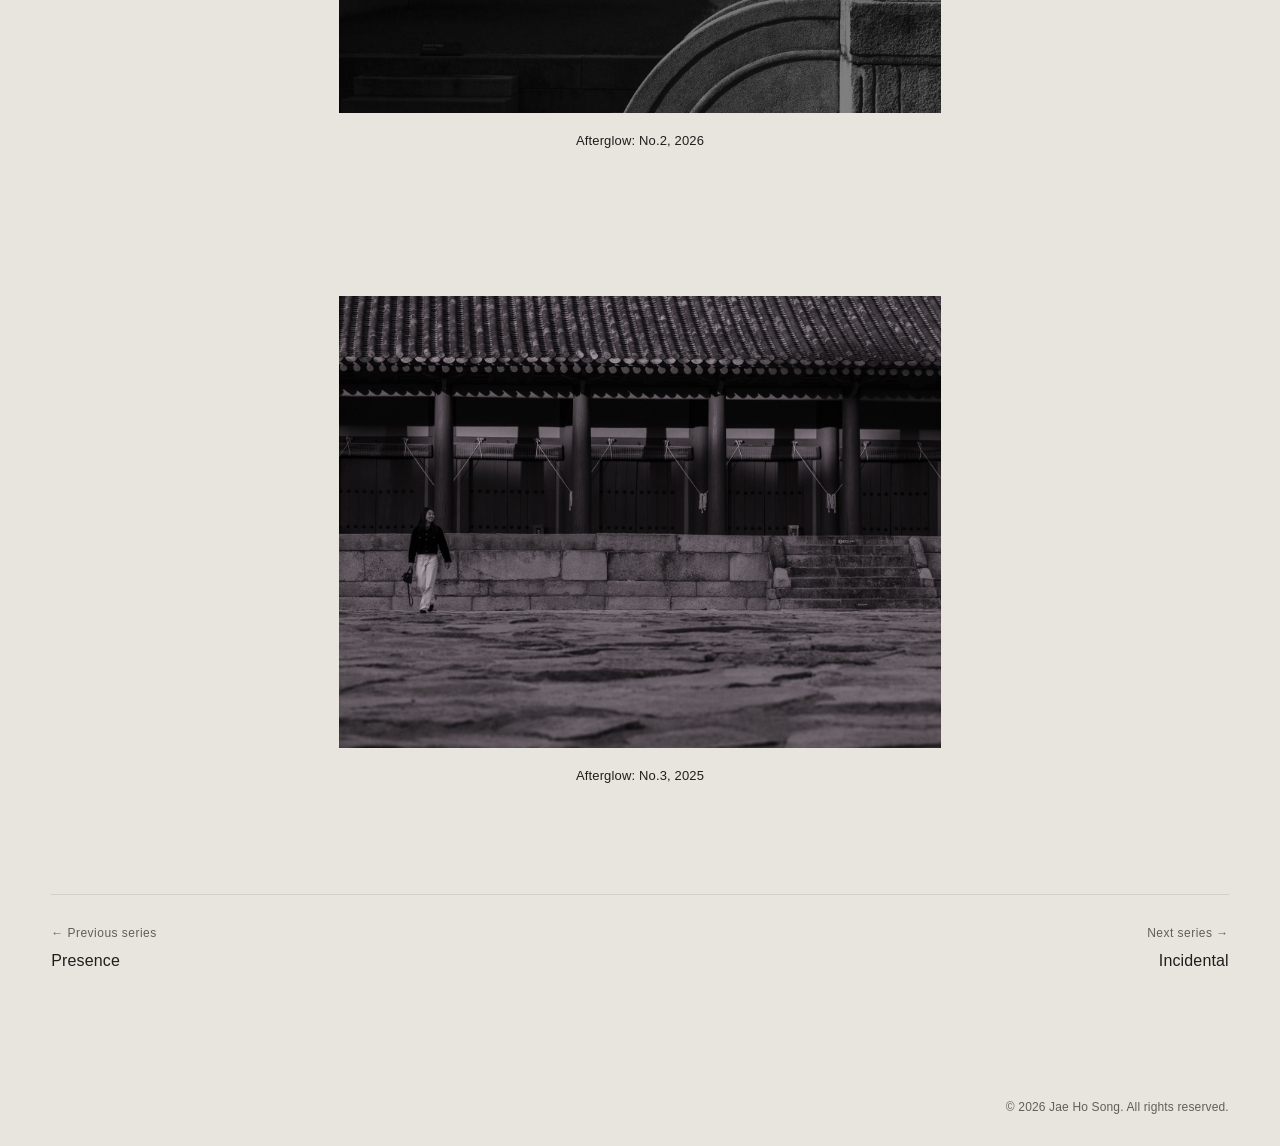
<file: fine-art-photography/afterglow/index.html>
<!doctype html>
<html lang="ko" data-theme="stone" data-type="sans" data-size="area" data-name="cormorant">
<head>
<meta charset="utf-8">
<meta name="viewport" content="width=device-width, initial-scale=1">
<title>Afterglow — Jae Ho Song</title>
<meta name="description" content="저물어 가는 빛, 다가오는 어둠의 그림자, 그 사이에 스며 있는 잔광. 그 찰나의 경계 속에서 형체는 고요하고도 아련한 매력으로 제 모습을 드러낸다. The fading light, the shadow of coming darkness, and the soft glow blending…"><meta property="og:type" content="website">
<meta property="og:site_name" content="Jae Ho Song">
<meta property="og:title" content="Afterglow — Jae Ho Song">
<meta property="og:description" content="저물어 가는 빛, 다가오는 어둠의 그림자, 그 사이에 스며 있는 잔광. 그 찰나의 경계 속에서 형체는 고요하고도 아련한 매력으로 제 모습을 드러낸다. The fading light, the shadow of coming darkness, and the soft glow blending…"><meta property="og:locale" content="ko_KR">
<link rel="canonical" href="https://jaeho0371-sys.github.io/fine-art-photography/afterglow/">
<meta property="og:url" content="https://jaeho0371-sys.github.io/fine-art-photography/afterglow/">
<meta property="og:image" content="https://jaeho0371-sys.github.io/images/share/afterglow.jpg">
<meta property="og:image:width" content="1200">
<meta property="og:image:height" content="630">
<meta property="og:image:alt" content="Work by Jae Ho Song">
<meta name="twitter:card" content="summary_large_image">
<link rel="icon" href="../../favicon.ico" sizes="any">
<link rel="icon" type="image/png" sizes="32x32" href="../../static/favicon-32.png">
<link rel="apple-touch-icon" href="../../static/apple-touch-icon.png">
<link rel="preconnect" href="https://fonts.googleapis.com">
<link rel="preconnect" href="https://fonts.gstatic.com" crossorigin>
<link rel="stylesheet" href="https://fonts.googleapis.com/css2?family=Cormorant+Garamond:wght@500&amp;text=Jae%20Ho%20Song&amp;display=swap">
<link rel="stylesheet" href="../../static/style.css?v=e9e0bede0c">
</head>
<body>
<header class="site-header">
  <a class="site-name" href="../../">Jae Ho Song</a>
  <nav aria-label="Site menu">
    <a href="../../">Home</a>
    <a href="../../fine-art-photography/" aria-current="page">Fine Art</a>
    <a href="../../digital-art/">Digital Art</a>
<a href="../../news/">News</a>    <a href="../../about/">About</a>
  </nav>
</header>
<main>
<article class="series" data-view="sequence">
  <header class="series-header">
    <nav class="breadcrumb" aria-label="Breadcrumb"><a href="../">Fine Art</a><span aria-hidden="true">/</span></nav>
    <h1>Afterglow</h1>
<p class="series-sub"><span class="year">2026</span></p><div class="statement"><p>저물어 가는 빛, 다가오는 어둠의 그림자, 그 사이에 스며 있는 잔광. 그 찰나의 경계 속에서 형체는 고요하고도 아련한 매력으로 제 모습을 드러낸다.</p>
<p>The fading light, the shadow of coming darkness, and the soft glow blending between them. 
In that passing moment, forms reveal themselves with a tranquil and subtle charm.</p></div>    <div class="view-switch" role="group" aria-label="View" hidden>
      <button type="button" data-view="sequence" aria-pressed="true">Large view</button>
      <button type="button" data-view="index" aria-pressed="false">Grid view</button>
    </div>
  </header>

  <div class="sequence">
    <figure class="work" id="dsf3358">
      <a href="#dsf3358" data-open="dsf3358" class="work-link" aria-label="Open Afterglow: No.1">
        <img src="../../images/afterglow/dsf3358-2400.jpg"
srcset="../../images/afterglow/dsf3358-800.jpg 600w, ../../images/afterglow/dsf3358-1600.jpg 1200w, ../../images/afterglow/dsf3358-2400.jpg 1800w"
     sizes="(max-width: 900px) 100vw, 85vw"
     width="1800" height="2400"
     alt="Afterglow: No.1"
     style="background-color: #2c231a; --r: 0.7500; --sr: 0.8660"
fetchpriority="high" decoding="async">

      </a>
      <figcaption>
<span class="work-title">Afterglow: No.1</span>, 2026
</figcaption>

    </figure>
    <figure class="work" id="dsf3203">
      <a href="#dsf3203" data-open="dsf3203" class="work-link" aria-label="Open Afterglow: No.2">
        <img src="../../images/afterglow/dsf3203-2400.jpg"
srcset="../../images/afterglow/dsf3203-800.jpg 800w, ../../images/afterglow/dsf3203-1600.jpg 1600w, ../../images/afterglow/dsf3203-2400.jpg 2400w"
     sizes="(max-width: 900px) 100vw, 85vw"
     width="2400" height="1800"
     alt="Afterglow: No.2"
     style="background-color: #1a1a1a; --r: 1.3333; --sr: 1.1547"
loading="lazy" decoding="async">

      </a>
      <figcaption>
<span class="work-title">Afterglow: No.2</span>, 2026
</figcaption>

    </figure>
    <figure class="work" id="dscf2001">
      <a href="#dscf2001" data-open="dscf2001" class="work-link" aria-label="Open Afterglow: No.3">
        <img src="../../images/afterglow/dscf2001-2400.jpg"
srcset="../../images/afterglow/dscf2001-800.jpg 800w, ../../images/afterglow/dscf2001-1600.jpg 1600w, ../../images/afterglow/dscf2001-2400.jpg 2400w"
     sizes="(max-width: 900px) 100vw, 85vw"
     width="2400" height="1800"
     alt="Afterglow: No.3"
     style="background-color: #383337; --r: 1.3333; --sr: 1.1547"
loading="lazy" decoding="async">

      </a>
      <figcaption>
<span class="work-title">Afterglow: No.3</span>, 2025
</figcaption>

    </figure>
  </div>

  <div class="index-grid" role="list">
    <div class="m-item" role="listitem" style="--r: 0.7500">
      <a href="#dsf3358" data-open="dsf3358" aria-label="Open Afterglow: No.1">
        <img src="../../images/afterglow/dsf3358-2400.jpg"
srcset="../../images/afterglow/dsf3358-800.jpg 600w, ../../images/afterglow/dsf3358-1600.jpg 1200w, ../../images/afterglow/dsf3358-2400.jpg 1800w"
     sizes="(max-width: 700px) 50vw, (max-width: 1100px) 33vw, 420px"
     width="1800" height="2400"
     alt="Afterglow: No.1"
     style="background-color: #2c231a; --r: 0.7500; --sr: 0.8660"
loading="lazy" decoding="async">

<span class="index-caption">Afterglow: No.1, 2026</span>      </a>
    </div>
    <div class="m-item" role="listitem" style="--r: 1.3333">
      <a href="#dsf3203" data-open="dsf3203" aria-label="Open Afterglow: No.2">
        <img src="../../images/afterglow/dsf3203-2400.jpg"
srcset="../../images/afterglow/dsf3203-800.jpg 800w, ../../images/afterglow/dsf3203-1600.jpg 1600w, ../../images/afterglow/dsf3203-2400.jpg 2400w"
     sizes="(max-width: 700px) 50vw, (max-width: 1100px) 33vw, 420px"
     width="2400" height="1800"
     alt="Afterglow: No.2"
     style="background-color: #1a1a1a; --r: 1.3333; --sr: 1.1547"
loading="lazy" decoding="async">

<span class="index-caption">Afterglow: No.2, 2026</span>      </a>
    </div>
    <div class="m-item" role="listitem" style="--r: 1.3333">
      <a href="#dscf2001" data-open="dscf2001" aria-label="Open Afterglow: No.3">
        <img src="../../images/afterglow/dscf2001-2400.jpg"
srcset="../../images/afterglow/dscf2001-800.jpg 800w, ../../images/afterglow/dscf2001-1600.jpg 1600w, ../../images/afterglow/dscf2001-2400.jpg 2400w"
     sizes="(max-width: 700px) 50vw, (max-width: 1100px) 33vw, 420px"
     width="2400" height="1800"
     alt="Afterglow: No.3"
     style="background-color: #383337; --r: 1.3333; --sr: 1.1547"
loading="lazy" decoding="async">

<span class="index-caption">Afterglow: No.3, 2025</span>      </a>
    </div>
  </div>

  <nav class="series-pager" aria-label="More series">
    <a class="pager-prev" href="../presence/" rel="prev">
      <span class="pager-label"><span aria-hidden="true">←</span> Previous series</span>
      <span class="pager-title">Presence</span>
    </a>
    <a class="pager-next" href="../incidental/" rel="next">
      <span class="pager-label">Next series <span aria-hidden="true">→</span></span>
      <span class="pager-title">Incidental</span>
    </a>
  </nav>
  <nav class="series-side" aria-label="Previous and next series">
<a class="side-prev" href="../presence/" rel="prev"><span class="side-arrow" aria-hidden="true">‹</span><span class="side-label"><span class="pager-label">Previous series</span><span class="pager-title">Presence</span></span></a><a class="side-next" href="../incidental/" rel="next"><span class="side-arrow" aria-hidden="true">›</span><span class="side-label"><span class="pager-label">Next series</span><span class="pager-title">Incidental</span></span></a>  </nav>
</article>

<dialog class="lightbox" aria-label="Work viewer" tabindex="-1">
  <div class="lb-stage">
    <img class="lb-img" alt="">
  </div>
  <p class="lb-caption" aria-live="polite"></p>
  <p class="lb-count"></p>
  <button type="button" class="lb-btn lb-close" aria-label="Close">✕</button>
  <button type="button" class="lb-btn lb-prev" aria-label="Previous work">‹</button>
  <button type="button" class="lb-btn lb-next" aria-label="Next work">›</button>
</dialog>
<script type="application/json" id="works-data">[{"alt": "Afterglow: No.1", "edition": "", "h": 2400, "id": "dsf3358", "size": "", "src": "../../images/afterglow/dsf3358-2400.jpg", "srcset": "../../images/afterglow/dsf3358-800.jpg 600w, ../../images/afterglow/dsf3358-1600.jpg 1200w, ../../images/afterglow/dsf3358-2400.jpg 1800w", "title": "Afterglow: No.1", "w": 1800, "year": "2026"}, {"alt": "Afterglow: No.2", "edition": "", "h": 1800, "id": "dsf3203", "size": "", "src": "../../images/afterglow/dsf3203-2400.jpg", "srcset": "../../images/afterglow/dsf3203-800.jpg 800w, ../../images/afterglow/dsf3203-1600.jpg 1600w, ../../images/afterglow/dsf3203-2400.jpg 2400w", "title": "Afterglow: No.2", "w": 2400, "year": "2026"}, {"alt": "Afterglow: No.3", "edition": "", "h": 1800, "id": "dscf2001", "size": "", "src": "../../images/afterglow/dscf2001-2400.jpg", "srcset": "../../images/afterglow/dscf2001-800.jpg 800w, ../../images/afterglow/dscf2001-1600.jpg 1600w, ../../images/afterglow/dscf2001-2400.jpg 2400w", "title": "Afterglow: No.3", "w": 2400, "year": "2025"}]</script></main>
<footer class="site-footer no-contact">
  <p>© 2026 Jae Ho Song. All rights reserved.</p>
</footer>
<script src="../../static/gallery.js?v=62423c0c93" defer></script>
<script data-goatcounter="https://jaehosong.goatcounter.com/count" async src="//gc.zgo.at/count.js"></script>
</body>
</html>
</file>
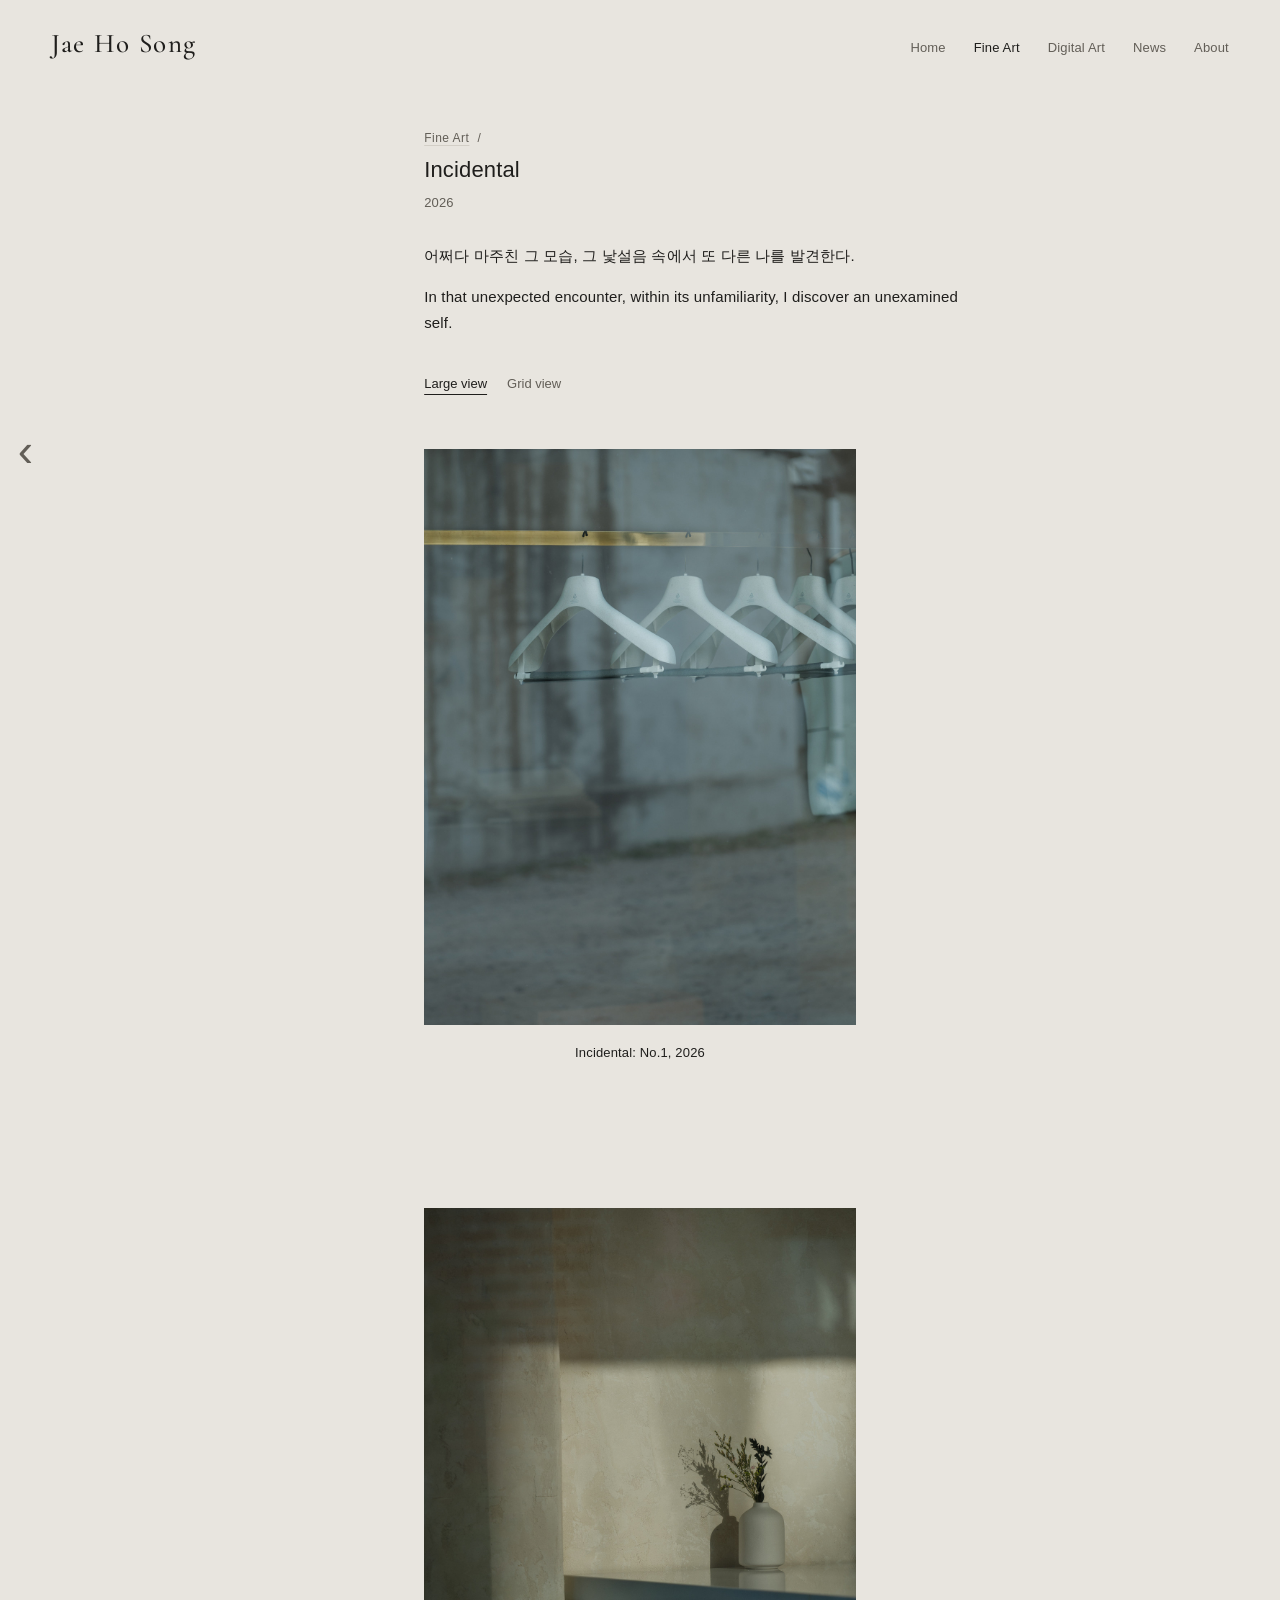
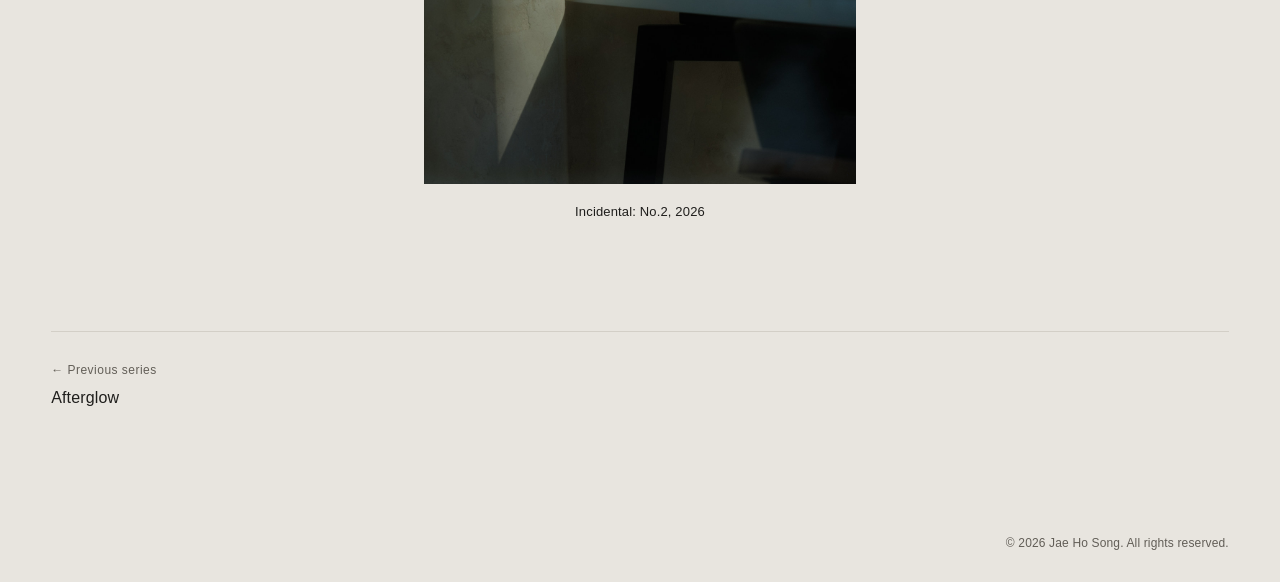
<file: fine-art-photography/incidental/index.html>
<!doctype html>
<html lang="ko" data-theme="stone" data-type="sans" data-size="area" data-name="cormorant">
<head>
<meta charset="utf-8">
<meta name="viewport" content="width=device-width, initial-scale=1">
<title>Incidental — Jae Ho Song</title>
<meta name="description" content="어쩌다 마주친 그 모습, 그 낯설음 속에서 또 다른 나를 발견한다. In that unexpected encounter, within its unfamiliarity, I discover an unexamined self."><meta property="og:type" content="website">
<meta property="og:site_name" content="Jae Ho Song">
<meta property="og:title" content="Incidental — Jae Ho Song">
<meta property="og:description" content="어쩌다 마주친 그 모습, 그 낯설음 속에서 또 다른 나를 발견한다. In that unexpected encounter, within its unfamiliarity, I discover an unexamined self."><meta property="og:locale" content="ko_KR">
<link rel="canonical" href="https://jaeho0371-sys.github.io/fine-art-photography/incidental/">
<meta property="og:url" content="https://jaeho0371-sys.github.io/fine-art-photography/incidental/">
<meta property="og:image" content="https://jaeho0371-sys.github.io/images/share/incidental.jpg">
<meta property="og:image:width" content="1200">
<meta property="og:image:height" content="630">
<meta property="og:image:alt" content="Work by Jae Ho Song">
<meta name="twitter:card" content="summary_large_image">
<link rel="icon" href="../../favicon.ico" sizes="any">
<link rel="icon" type="image/png" sizes="32x32" href="../../static/favicon-32.png">
<link rel="apple-touch-icon" href="../../static/apple-touch-icon.png">
<link rel="preconnect" href="https://fonts.googleapis.com">
<link rel="preconnect" href="https://fonts.gstatic.com" crossorigin>
<link rel="stylesheet" href="https://fonts.googleapis.com/css2?family=Cormorant+Garamond:wght@500&amp;text=Jae%20Ho%20Song&amp;display=swap">
<link rel="stylesheet" href="../../static/style.css?v=e9e0bede0c">
</head>
<body>
<header class="site-header">
  <a class="site-name" href="../../">Jae Ho Song</a>
  <nav aria-label="Site menu">
    <a href="../../">Home</a>
    <a href="../../fine-art-photography/" aria-current="page">Fine Art</a>
    <a href="../../digital-art/">Digital Art</a>
<a href="../../news/">News</a>    <a href="../../about/">About</a>
  </nav>
</header>
<main>
<article class="series" data-view="sequence">
  <header class="series-header">
    <nav class="breadcrumb" aria-label="Breadcrumb"><a href="../">Fine Art</a><span aria-hidden="true">/</span></nav>
    <h1>Incidental</h1>
<p class="series-sub"><span class="year">2026</span></p><div class="statement"><p>어쩌다 마주친 그 모습, 그 낯설음 속에서 또 다른 나를 발견한다.</p>
<p>In that unexpected encounter, within its unfamiliarity, I discover an unexamined self.</p></div>    <div class="view-switch" role="group" aria-label="View" hidden>
      <button type="button" data-view="sequence" aria-pressed="true">Large view</button>
      <button type="button" data-view="index" aria-pressed="false">Grid view</button>
    </div>
  </header>

  <div class="sequence">
    <figure class="work" id="dsf3475">
      <a href="#dsf3475" data-open="dsf3475" class="work-link" aria-label="Open Incidental: No.1">
        <img src="../../images/incidental/dsf3475-2400.jpg"
srcset="../../images/incidental/dsf3475-800.jpg 600w, ../../images/incidental/dsf3475-1600.jpg 1200w, ../../images/incidental/dsf3475-2400.jpg 1800w"
     sizes="(max-width: 900px) 100vw, 85vw"
     width="1800" height="2400"
     alt="Incidental: No.1"
     style="background-color: #5a6868; --r: 0.7500; --sr: 0.8660"
fetchpriority="high" decoding="async">

      </a>
      <figcaption>
<span class="work-title">Incidental: No.1</span>, 2026
</figcaption>

    </figure>
    <figure class="work" id="dsf3350">
      <a href="#dsf3350" data-open="dsf3350" class="work-link" aria-label="Open Incidental: No.2">
        <img src="../../images/incidental/dsf3350-2400.jpg"
srcset="../../images/incidental/dsf3350-800.jpg 600w, ../../images/incidental/dsf3350-1600.jpg 1200w, ../../images/incidental/dsf3350-2400.jpg 1800w"
     sizes="(max-width: 900px) 100vw, 85vw"
     width="1800" height="2400"
     alt="Incidental: No.2"
     style="background-color: #515245; --r: 0.7500; --sr: 0.8660"
loading="lazy" decoding="async">

      </a>
      <figcaption>
<span class="work-title">Incidental: No.2</span>, 2026
</figcaption>

    </figure>
  </div>

  <div class="index-grid" role="list">
    <div class="m-item" role="listitem" style="--r: 0.7500">
      <a href="#dsf3475" data-open="dsf3475" aria-label="Open Incidental: No.1">
        <img src="../../images/incidental/dsf3475-2400.jpg"
srcset="../../images/incidental/dsf3475-800.jpg 600w, ../../images/incidental/dsf3475-1600.jpg 1200w, ../../images/incidental/dsf3475-2400.jpg 1800w"
     sizes="(max-width: 700px) 50vw, (max-width: 1100px) 33vw, 420px"
     width="1800" height="2400"
     alt="Incidental: No.1"
     style="background-color: #5a6868; --r: 0.7500; --sr: 0.8660"
loading="lazy" decoding="async">

<span class="index-caption">Incidental: No.1, 2026</span>      </a>
    </div>
    <div class="m-item" role="listitem" style="--r: 0.7500">
      <a href="#dsf3350" data-open="dsf3350" aria-label="Open Incidental: No.2">
        <img src="../../images/incidental/dsf3350-2400.jpg"
srcset="../../images/incidental/dsf3350-800.jpg 600w, ../../images/incidental/dsf3350-1600.jpg 1200w, ../../images/incidental/dsf3350-2400.jpg 1800w"
     sizes="(max-width: 700px) 50vw, (max-width: 1100px) 33vw, 420px"
     width="1800" height="2400"
     alt="Incidental: No.2"
     style="background-color: #515245; --r: 0.7500; --sr: 0.8660"
loading="lazy" decoding="async">

<span class="index-caption">Incidental: No.2, 2026</span>      </a>
    </div>
  </div>

  <nav class="series-pager" aria-label="More series">
    <a class="pager-prev" href="../afterglow/" rel="prev">
      <span class="pager-label"><span aria-hidden="true">←</span> Previous series</span>
      <span class="pager-title">Afterglow</span>
    </a>
  </nav>
  <nav class="series-side" aria-label="Previous and next series">
<a class="side-prev" href="../afterglow/" rel="prev"><span class="side-arrow" aria-hidden="true">‹</span><span class="side-label"><span class="pager-label">Previous series</span><span class="pager-title">Afterglow</span></span></a>  </nav>
</article>

<dialog class="lightbox" aria-label="Work viewer" tabindex="-1">
  <div class="lb-stage">
    <img class="lb-img" alt="">
  </div>
  <p class="lb-caption" aria-live="polite"></p>
  <p class="lb-count"></p>
  <button type="button" class="lb-btn lb-close" aria-label="Close">✕</button>
  <button type="button" class="lb-btn lb-prev" aria-label="Previous work">‹</button>
  <button type="button" class="lb-btn lb-next" aria-label="Next work">›</button>
</dialog>
<script type="application/json" id="works-data">[{"alt": "Incidental: No.1", "edition": "", "h": 2400, "id": "dsf3475", "size": "", "src": "../../images/incidental/dsf3475-2400.jpg", "srcset": "../../images/incidental/dsf3475-800.jpg 600w, ../../images/incidental/dsf3475-1600.jpg 1200w, ../../images/incidental/dsf3475-2400.jpg 1800w", "title": "Incidental: No.1", "w": 1800, "year": "2026"}, {"alt": "Incidental: No.2", "edition": "", "h": 2400, "id": "dsf3350", "size": "", "src": "../../images/incidental/dsf3350-2400.jpg", "srcset": "../../images/incidental/dsf3350-800.jpg 600w, ../../images/incidental/dsf3350-1600.jpg 1200w, ../../images/incidental/dsf3350-2400.jpg 1800w", "title": "Incidental: No.2", "w": 1800, "year": "2026"}]</script></main>
<footer class="site-footer no-contact">
  <p>© 2026 Jae Ho Song. All rights reserved.</p>
</footer>
<script src="../../static/gallery.js?v=62423c0c93" defer></script>
<script data-goatcounter="https://jaehosong.goatcounter.com/count" async src="//gc.zgo.at/count.js"></script>
</body>
</html>
</file>
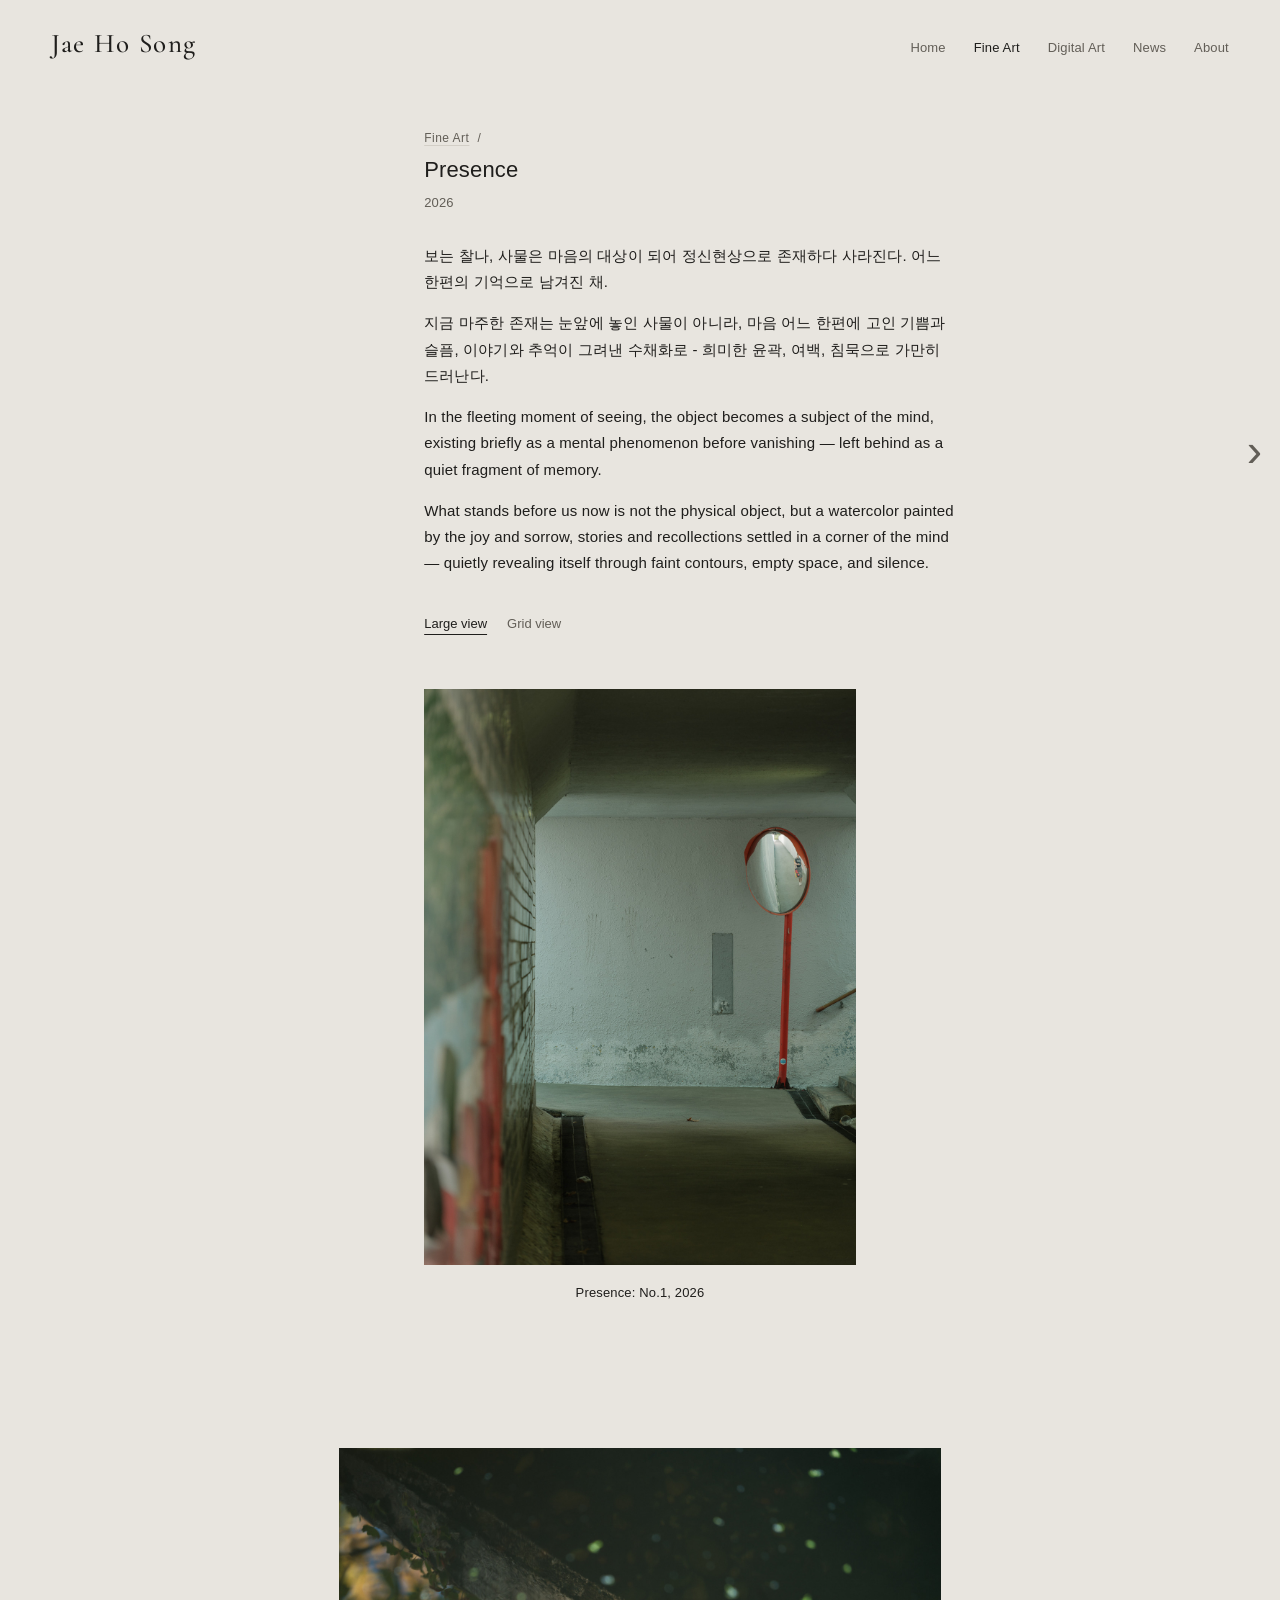
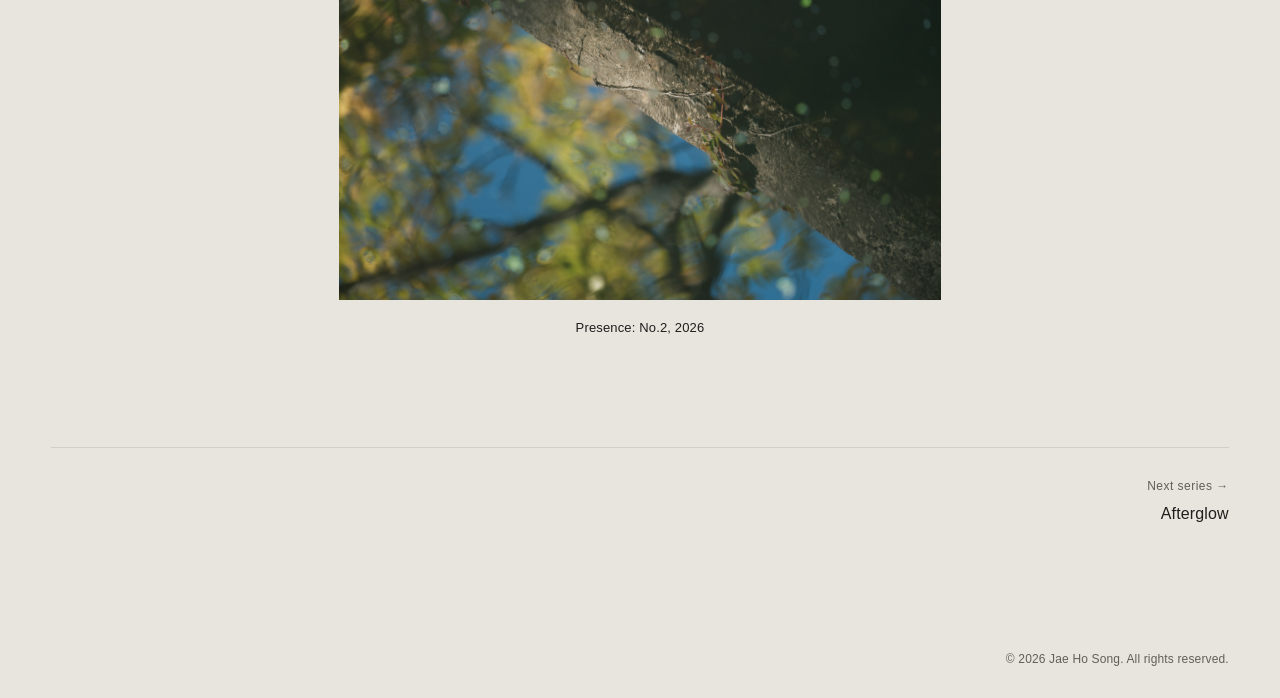
<file: fine-art-photography/presence/index.html>
<!doctype html>
<html lang="ko" data-theme="stone" data-type="sans" data-size="area" data-name="cormorant">
<head>
<meta charset="utf-8">
<meta name="viewport" content="width=device-width, initial-scale=1">
<title>Presence — Jae Ho Song</title>
<meta name="description" content="보는 찰나, 사물은 마음의 대상이 되어 정신현상으로 존재하다 사라진다. 어느 한편의 기억으로 남겨진 채. 지금 마주한 존재는 눈앞에 놓인 사물이 아니라, 마음 어느 한편에 고인 기쁨과 슬픔, 이야기와 추억이 그려낸 수채화로 - 희미한 윤곽, 여백, 침묵으로 가만히 드러난다. In th…"><meta property="og:type" content="website">
<meta property="og:site_name" content="Jae Ho Song">
<meta property="og:title" content="Presence — Jae Ho Song">
<meta property="og:description" content="보는 찰나, 사물은 마음의 대상이 되어 정신현상으로 존재하다 사라진다. 어느 한편의 기억으로 남겨진 채. 지금 마주한 존재는 눈앞에 놓인 사물이 아니라, 마음 어느 한편에 고인 기쁨과 슬픔, 이야기와 추억이 그려낸 수채화로 - 희미한 윤곽, 여백, 침묵으로 가만히 드러난다. In th…"><meta property="og:locale" content="ko_KR">
<link rel="canonical" href="https://jaeho0371-sys.github.io/fine-art-photography/presence/">
<meta property="og:url" content="https://jaeho0371-sys.github.io/fine-art-photography/presence/">
<meta property="og:image" content="https://jaeho0371-sys.github.io/images/share/presence.jpg">
<meta property="og:image:width" content="1200">
<meta property="og:image:height" content="630">
<meta property="og:image:alt" content="Work by Jae Ho Song">
<meta name="twitter:card" content="summary_large_image">
<link rel="icon" href="../../favicon.ico" sizes="any">
<link rel="icon" type="image/png" sizes="32x32" href="../../static/favicon-32.png">
<link rel="apple-touch-icon" href="../../static/apple-touch-icon.png">
<link rel="preconnect" href="https://fonts.googleapis.com">
<link rel="preconnect" href="https://fonts.gstatic.com" crossorigin>
<link rel="stylesheet" href="https://fonts.googleapis.com/css2?family=Cormorant+Garamond:wght@500&amp;text=Jae%20Ho%20Song&amp;display=swap">
<link rel="stylesheet" href="../../static/style.css?v=e9e0bede0c">
</head>
<body>
<header class="site-header">
  <a class="site-name" href="../../">Jae Ho Song</a>
  <nav aria-label="Site menu">
    <a href="../../">Home</a>
    <a href="../../fine-art-photography/" aria-current="page">Fine Art</a>
    <a href="../../digital-art/">Digital Art</a>
<a href="../../news/">News</a>    <a href="../../about/">About</a>
  </nav>
</header>
<main>
<article class="series" data-view="sequence">
  <header class="series-header">
    <nav class="breadcrumb" aria-label="Breadcrumb"><a href="../">Fine Art</a><span aria-hidden="true">/</span></nav>
    <h1>Presence</h1>
<p class="series-sub"><span class="year">2026</span></p><div class="statement"><p>보는 찰나, 사물은 마음의 대상이 되어 정신현상으로 존재하다 사라진다. 어느 한편의 기억으로 남겨진 채.</p>
<p>지금 마주한 존재는 눈앞에 놓인 사물이 아니라, 마음 어느 한편에 고인 기쁨과 슬픔, 이야기와 추억이 그려낸 수채화로 - 희미한 윤곽, 여백, 침묵으로 가만히 드러난다.</p>
<p>In the fleeting moment of seeing, the object becomes a subject of the mind, existing briefly as a mental phenomenon before vanishing — left behind as a quiet fragment of memory.</p>
<p>What stands before us now is not the physical object, but a watercolor painted by the joy and sorrow, stories and recollections settled in a corner of the mind — quietly revealing itself through faint contours, empty space, and silence.</p></div>    <div class="view-switch" role="group" aria-label="View" hidden>
      <button type="button" data-view="sequence" aria-pressed="true">Large view</button>
      <button type="button" data-view="index" aria-pressed="false">Grid view</button>
    </div>
  </header>

  <div class="sequence">
    <figure class="work" id="dsf3418">
      <a href="#dsf3418" data-open="dsf3418" class="work-link" aria-label="Open Presence: No.1">
        <img src="../../images/presence/dsf3418-2400.jpg"
srcset="../../images/presence/dsf3418-800.jpg 600w, ../../images/presence/dsf3418-1600.jpg 1200w, ../../images/presence/dsf3418-2400.jpg 1800w"
     sizes="(max-width: 900px) 100vw, 85vw"
     width="1800" height="2400"
     alt="Presence: No.1"
     style="background-color: #545a4b; --r: 0.7500; --sr: 0.8660"
fetchpriority="high" decoding="async">

      </a>
      <figcaption>
<span class="work-title">Presence: No.1</span>, 2026
</figcaption>

    </figure>
    <figure class="work" id="dsf4064">
      <a href="#dsf4064" data-open="dsf4064" class="work-link" aria-label="Open Presence: No.2">
        <img src="../../images/presence/dsf4064-2400.jpg"
srcset="../../images/presence/dsf4064-800.jpg 800w, ../../images/presence/dsf4064-1600.jpg 1600w, ../../images/presence/dsf4064-2400.jpg 2400w"
     sizes="(max-width: 900px) 100vw, 85vw"
     width="2400" height="1800"
     alt="Presence: No.2"
     style="background-color: #3d4436; --r: 1.3333; --sr: 1.1547"
loading="lazy" decoding="async">

      </a>
      <figcaption>
<span class="work-title">Presence: No.2</span>, 2026
</figcaption>

    </figure>
  </div>

  <div class="index-grid" role="list">
    <div class="m-item" role="listitem" style="--r: 0.7500">
      <a href="#dsf3418" data-open="dsf3418" aria-label="Open Presence: No.1">
        <img src="../../images/presence/dsf3418-2400.jpg"
srcset="../../images/presence/dsf3418-800.jpg 600w, ../../images/presence/dsf3418-1600.jpg 1200w, ../../images/presence/dsf3418-2400.jpg 1800w"
     sizes="(max-width: 700px) 50vw, (max-width: 1100px) 33vw, 420px"
     width="1800" height="2400"
     alt="Presence: No.1"
     style="background-color: #545a4b; --r: 0.7500; --sr: 0.8660"
loading="lazy" decoding="async">

<span class="index-caption">Presence: No.1, 2026</span>      </a>
    </div>
    <div class="m-item" role="listitem" style="--r: 1.3333">
      <a href="#dsf4064" data-open="dsf4064" aria-label="Open Presence: No.2">
        <img src="../../images/presence/dsf4064-2400.jpg"
srcset="../../images/presence/dsf4064-800.jpg 800w, ../../images/presence/dsf4064-1600.jpg 1600w, ../../images/presence/dsf4064-2400.jpg 2400w"
     sizes="(max-width: 700px) 50vw, (max-width: 1100px) 33vw, 420px"
     width="2400" height="1800"
     alt="Presence: No.2"
     style="background-color: #3d4436; --r: 1.3333; --sr: 1.1547"
loading="lazy" decoding="async">

<span class="index-caption">Presence: No.2, 2026</span>      </a>
    </div>
  </div>

  <nav class="series-pager" aria-label="More series">
    <a class="pager-next" href="../afterglow/" rel="next">
      <span class="pager-label">Next series <span aria-hidden="true">→</span></span>
      <span class="pager-title">Afterglow</span>
    </a>
  </nav>
  <nav class="series-side" aria-label="Previous and next series">
<a class="side-next" href="../afterglow/" rel="next"><span class="side-arrow" aria-hidden="true">›</span><span class="side-label"><span class="pager-label">Next series</span><span class="pager-title">Afterglow</span></span></a>  </nav>
</article>

<dialog class="lightbox" aria-label="Work viewer" tabindex="-1">
  <div class="lb-stage">
    <img class="lb-img" alt="">
  </div>
  <p class="lb-caption" aria-live="polite"></p>
  <p class="lb-count"></p>
  <button type="button" class="lb-btn lb-close" aria-label="Close">✕</button>
  <button type="button" class="lb-btn lb-prev" aria-label="Previous work">‹</button>
  <button type="button" class="lb-btn lb-next" aria-label="Next work">›</button>
</dialog>
<script type="application/json" id="works-data">[{"alt": "Presence: No.1", "edition": "", "h": 2400, "id": "dsf3418", "size": "", "src": "../../images/presence/dsf3418-2400.jpg", "srcset": "../../images/presence/dsf3418-800.jpg 600w, ../../images/presence/dsf3418-1600.jpg 1200w, ../../images/presence/dsf3418-2400.jpg 1800w", "title": "Presence: No.1", "w": 1800, "year": "2026"}, {"alt": "Presence: No.2", "edition": "", "h": 1800, "id": "dsf4064", "size": "", "src": "../../images/presence/dsf4064-2400.jpg", "srcset": "../../images/presence/dsf4064-800.jpg 800w, ../../images/presence/dsf4064-1600.jpg 1600w, ../../images/presence/dsf4064-2400.jpg 2400w", "title": "Presence: No.2", "w": 2400, "year": "2026"}]</script></main>
<footer class="site-footer no-contact">
  <p>© 2026 Jae Ho Song. All rights reserved.</p>
</footer>
<script src="../../static/gallery.js?v=62423c0c93" defer></script>
<script data-goatcounter="https://jaehosong.goatcounter.com/count" async src="//gc.zgo.at/count.js"></script>
</body>
</html>
</file>
<file: static/style.css>
/* Created: 2026-11-10 11:46 */
/*
 * Portfolio styles. Two design axes, chosen in site.yaml:
 *   theme    → <html data-theme="white|light|stone|taupe|gray|mist|espresso|dark|black|slate|navy|green|sage|lightsage|oxblood">   background tone
 *   typeface → <html data-type="sans|serif">    Gothic (system) or Myeongjo (Noto Serif KR)
 *   name_font → <html data-name="plain|cormorant|italiana|cinzel">   the header name only
 * The site recedes like a gallery wall: neutral colours, small type, generous space.
 */

/* ---- Tokens ---------------------------------------------------------- */

/* Background themes (2026-11-10: white, gray, black, navy added). --muted keeps at least
   4.5:1 contrast with --bg, because it is used for small text. */
:root,
[data-theme="light"] {
  --bg: #f2f0eb;          /* warm off-white, gallery wall */
  --text: #2a2926;
  --muted: #6f6b64;
  --line: #dedad2;
  --hover: #000;
  color-scheme: light;
}

[data-theme="white"] {
  --bg: #ffffff;          /* white cube */
  --text: #222222;
  --muted: #737373;
  --line: #e6e6e6;
  --hover: #000;
  color-scheme: light;
}

[data-theme="gray"] {
  --bg: #e2e1de;          /* soft gallery grey, calm behind colour work */
  --text: #252523;
  --muted: #62605b;
  --line: #cbc9c4;
  --hover: #000;
  color-scheme: light;
}

[data-theme="stone"] {
  --bg: #e8e5df;          /* greige: modern and quietly elegant, warm without looking beige */
  --text: #1f1e1c;
  --muted: #625e57;
  --line: #d3cfc7;
  --hover: #000;
  color-scheme: light;
}

[data-theme="espresso"] {
  --bg: #1e1b19;          /* warm charcoal with a hint of brown, softer than black */
  --text: #ece6dd;
  --muted: #9b9289;
  --line: #363130;
  --hover: #fff;
  color-scheme: dark;
}

[data-theme="dark"] {
  --bg: #1c1c1b;          /* deep charcoal, never pure black */
  --text: #e4e1db;
  --muted: #8e8a83;
  --line: #34332f;
  --hover: #fff;
  color-scheme: dark;
}

[data-theme="black"] {
  --bg: #0b0b0b;          /* near black, projection-room feel */
  --text: #e8e6e1;
  --muted: #8f8b84;
  --line: #262624;
  --hover: #fff;
  color-scheme: dark;
}

[data-theme="mist"] {
  --bg: #e6e9ec;          /* very pale blue-grey: white with a cool hint */
  --text: #1e2226;
  --muted: #5c636b;
  --line: #cfd4d9;
  --hover: #000;
  color-scheme: light;
}

[data-theme="slate"] {
  --bg: #22272d;          /* dark blue-grey, quieter and less blue than navy */
  --text: #e4e7ea;
  --muted: #949ca5;
  --line: #363d45;
  --hover: #fff;
  color-scheme: dark;
}

[data-theme="taupe"] {
  --bg: #d9d1c7;          /* warm taupe: one step deeper and warmer than greige */
  --text: #231f1b;
  --muted: #5a5148;
  --line: #c4bbb0;
  --hover: #000;
  color-scheme: light;
}

[data-theme="green"] {
  --bg: #1f2b25;          /* museum green: deep, muted wall of a painting gallery */
  --text: #e6e8e1;
  --muted: #97a299;
  --line: #34433b;
  --hover: #fff;
  color-scheme: dark;
}

[data-theme="sage"] {
  --bg: #363a38;          /* sage green: museum green lighter, saturation down to a quarter (2026-11-10 tuned) */
  --text: #e7e9e4;
  --muted: #a4ada7;
  --line: #49504c;
  --hover: #fff;
  color-scheme: dark;
}

[data-theme="lightsage"] {
  --bg: #dde3de;          /* light sage: pale grey with a hint of green */
  --text: #1f231f;
  --muted: #59615a;
  --line: #c7cec8;
  --hover: #000;
  color-scheme: light;
}

[data-theme="oxblood"] {
  --bg: #2b1a1c;          /* oxblood: deep wine, classical salon wall */
  --text: #eee3df;
  --muted: #a8948f;
  --line: #45302f;
  --hover: #fff;
  color-scheme: dark;
}

[data-theme="navy"] {
  --bg: #161b24;          /* deep ink blue */
  --text: #e3e5ea;
  --muted: #8f97a6;
  --line: #2a3140;
  --hover: #fff;
  color-scheme: dark;
}

:root,
[data-type="sans"] {
  --font: -apple-system, BlinkMacSystemFont, "Apple SD Gothic Neo", "Noto Sans KR", "Helvetica Neue", sans-serif;
  --weight: 400;
  --weight-title: 500;
  --tracking: 0.01em;
}

[data-type="serif"] {
  --font: "Noto Serif KR", "AppleMyungjo", "Nanum Myeongjo", Georgia, serif;
  --weight: 300;
  --weight-title: 400;
  --tracking: 0;
}

:root {
  --gutter: clamp(16px, 4vw, 56px);
  --page-max: 1280px;     /* content width shared by header, galleries and footer */
  --gap: clamp(8px, 1.25vw, 18px);   /* space between works in masonry */
  --measure: 34rem;       /* comfortable reading width for statements */
  --work-max-h: 64vh;     /* tallest a work may be in the sequence view (84 → 72 → 64vh, 2026-11-10) */
  /*
   * Equal-area sizing: a work with aspect ratio r (= --r, width/height) gets
   *   width = K·√r,  height = K/√r   → area K² for every work.
   * K = 66vh puts a 2:3 portrait at ~81vh tall and a 3:2 landscape at ~81vh wide.
   * On narrow screens K also stays below column width / √1.5, so a 3:2 landscape still
   * fits the column and portraits shrink to the same area instead of filling the width.
   */
  --area-ref: 1.1547;     /* √(4/3): a 4:3 landscape (the operator's format) fills a column at equal area */
  --area-k: min(58vh, calc((100vw - 2 * var(--gutter)) / var(--area-ref)));   /* 2026-11-10: 66 → 76 → 66 → 58vh (large view smaller) */
}

/* ---- Base ------------------------------------------------------------ */

* { box-sizing: border-box; }

html { background: var(--bg); }

body {
  margin: 0;
  background: var(--bg);
  color: var(--text);
  font-family: var(--font);
  font-weight: var(--weight);
  font-size: 15px;
  line-height: 1.75;
  letter-spacing: var(--tracking);
  -webkit-font-smoothing: antialiased;
  transition: background-color .3s ease, color .3s ease;
  word-break: keep-all;        /* Korean: break lines between words, not inside them */
  overflow-wrap: break-word;   /* but never let a long unbroken string overflow */
}

a { color: inherit; text-decoration: none; transition: color .2s ease; }
a:hover { color: var(--hover); }

img { display: block; max-width: 100%; height: auto; }

button {
  font: inherit;
  color: inherit;
  background: none;
  border: 0;
  padding: 0;
  cursor: pointer;
}

:focus-visible { outline: 1px solid var(--muted); outline-offset: 4px; }

.year, .count, .work-detail { color: var(--muted); }
.empty { color: var(--muted); padding: 24vh 0; text-align: center; }

/* ---- Header & footer -------------------------------------------------- */

/* Header, content and footer share one width so their edges line up. */
.site-header, main, .site-footer {
  width: 100%;
  max-width: calc(var(--page-max) + 2 * var(--gutter));
  margin-inline: auto;
}

.site-header {
  display: flex;
  justify-content: space-between;
  align-items: baseline;
  gap: 16px;
  padding: 28px var(--gutter);
}
.site-name {
  font-family: var(--name-font, var(--font));
  font-size: var(--name-size, 15px);
  font-weight: var(--name-weight, var(--weight-title));
  letter-spacing: var(--name-spacing, 0.08em);
  line-height: 1.2;
}
/* Name typeface (site.yaml name_font → <html data-name>). Latin display faces loaded from
   Google Fonts with only the name's letters; anything else falls back to the body font. */
[data-name="cormorant"] { --name-font: "Cormorant Garamond", var(--font); --name-size: 27px; --name-weight: 500; --name-spacing: 0.06em; }
[data-name="italiana"]  { --name-font: "Italiana", var(--font);           --name-size: 26px; --name-weight: 400; --name-spacing: 0.12em; }
[data-name="cinzel"]    { --name-font: "Cinzel", var(--font);             --name-size: 18px; --name-weight: 500; --name-spacing: 0.14em; }
.site-header { flex-wrap: wrap; }
.site-header nav { display: flex; flex-wrap: wrap; gap: 8px 28px; font-size: 13px; color: var(--muted); }
.site-header nav a:hover { color: var(--text); }
.site-header nav a[aria-current="page"] { color: var(--text); }
/* Phones (2026-11-13, operator request: About dropped to a second line): the menu takes its own
   full-width line under the name and never wraps — right-aligned (spreading it edge to edge
   looked loose), a little smaller; on very narrow screens the line scrolls sideways instead of
   breaking. The first item's auto margin does the right alignment, because flex-end would cut
   off the start of an overflowing line where it can't be scrolled to. */
@media (max-width: 600px) {
  .site-header { row-gap: 14px; }
  .site-header nav {
    width: 100%;
    flex-wrap: nowrap;
    gap: 0 18px;
    font-size: 12.5px;
    white-space: nowrap;
    overflow-x: auto;
    scrollbar-width: none;
  }
  .site-header nav > :first-child { margin-left: auto; }
  .site-header nav::-webkit-scrollbar { display: none; }
}

main { padding: 0 var(--gutter) 96px; }

.page-title {
  font-size: 13px;
  font-weight: var(--weight);
  color: var(--muted);
  letter-spacing: 0.08em;
  margin: 40px 0 48px;
}

.site-footer {
  display: flex;
  flex-wrap: wrap;
  justify-content: space-between;
  gap: 8px 24px;
  padding: 28px var(--gutter);
  font-size: 12px;
  color: var(--muted);
}
.site-footer p { margin: 0; }
.site-footer .contact { display: flex; gap: 20px; }
.site-footer.no-contact { justify-content: flex-end; }   /* © line stays on the right */

/* ---- Home ------------------------------------------------------------- */

.home-featured { display: grid; gap: 16vh; padding: 2vh 0 10vh; }
/* The artist's name under the featured work was removed from view (2026-11-10, operator request);
   the h1 stays for screen readers and search engines. The header already shows the name. */
.home-name {
  position: absolute;
  width: 1px; height: 1px;
  margin: -1px; padding: 0; border: 0;
  overflow: hidden;
  clip: rect(0 0 0 0);
  white-space: nowrap;
}
.featured-work { margin: 0; display: flex; justify-content: center; }
.featured-work[hidden] { display: none; }   /* one featured work on screen; the rest wait */
.featured-work img { max-height: 62vh; width: auto; }   /* the first screen is not filled by one photo */

/* Home slideshow = a "video screen" in place of the featured work (2026-11-13, operator
   request). gallery.js removes `hidden` from every work and stacks them in one grid cell
   (as tall as the tallest, so the page never jumps); only .is-current is visible. --r sizes
   a deferred work's box before its image is loaded.
   Dissolve (operator request, 2–3 s, site.yaml slideshow_dissolve → --dissolve): the new work
   fades in on top while the old one stays almost full until late (ease-in curve), so the two
   pictures blend into each other instead of dipping to the background in between. */
.home-featured.has-slideshow { padding-bottom: 0; }
.home-featured.is-player { grid-template-areas: "s"; gap: 0; }
.home-featured.is-player .featured-work {
  grid-area: s;
  align-self: center;
  z-index: 0;
  opacity: 0;
  visibility: hidden;
  transition: opacity var(--dissolve, 2.5s) cubic-bezier(.7, 0, .9, .6),
              visibility 0s linear var(--dissolve, 2.5s);
}
.home-featured.is-player .featured-work.is-current {
  z-index: 1;
  opacity: 1;
  visibility: visible;
  transition: opacity var(--dissolve, 2.5s) cubic-bezier(.4, 0, .4, 1);
}
.home-featured.is-player .featured-work img { aspect-ratio: var(--r); height: auto; }
/* Home canvas (site.yaml home_canvas / home_bezel, 2026-11-13, operator request): the featured
   work and the slideshow play inside a fixed-ratio screen with a slim bezel, so the frame never
   changes size. Like the equal square cells, every work is fitted inside whole (the long side
   meets the screen edge), centred, never cropped or stretched; the rest is the screen colour.
   The section is a size container, so 100cqw / 100cqh are the inside of the screen. */
.home-featured.has-canvas {
  --bz: 4px;                                              /* bezel width */
  --bz-pad: 0px;                                          /* mat between bezel and screen */
  --bz-color: color-mix(in srgb, var(--text) 22%, var(--bg));
  --bz-screen: color-mix(in srgb, var(--text) 5%, var(--bg));
  --bz-radius: 6px;
  --bz-shadow: none;
  box-sizing: border-box;
  width: min(100%, 1000px, calc(62vh * var(--canvas-r)));
  aspect-ratio: var(--canvas-r);
  margin: 2vh auto 10vh;
  padding: var(--bz-pad);
  border: var(--bz) solid var(--bz-color);
  border-radius: var(--bz-radius);
  background: var(--bz-screen);
  box-shadow: var(--bz-shadow);
  container-type: size;
  overflow: hidden;
  grid-template-areas: "s";
  gap: 0;
}
.home-featured.has-canvas.has-slideshow { margin-bottom: 0; }
.home-featured.has-canvas[data-bezel="monitor"] {
  --bz: 6px;
  --bz-color: #1c1c1e;
  --bz-screen: #0d0d0e;
  --bz-radius: 8px;
  --bz-shadow: 0 8px 28px rgba(0, 0, 0, .18);
}
/* B. Gallery frame (revised 2026-11-13, operator request): a flat mat board laid on the wall — no
   outline, no shadow; just a mat a shade lighter than the wall (5% white) with a faint paper grain.
   (Tried the same day and turned down: a hairline outline, a 22% lighter mat, shadows.) */
.home-featured.has-canvas[data-bezel="frame"] {
  --bz: 0px;
  --bz-pad: 14px;
  --bz-screen: color-mix(in srgb, var(--bg) 95%, #fff);
  --bz-radius: 1px;
  --bz-shadow: none;
  position: relative;
  isolation: isolate;                    /* keeps the grain layer under the works */
}
/* D. Frosted glass (2026-11-13, operator request; strengthened the same day): the mat is
   see-through — the wall shows through it — with the mat's fine grain, a sheen that is brightest
   at the top-left, one soft diagonal streak of light, light caught along the top and left edges
   and a faint inner glow. No dark outline and no drop shadow. */
.home-featured.has-canvas[data-bezel="glass"] {
  --bz: 0px;
  --bz-pad: 14px;
  --bz-screen: color-mix(in srgb, var(--text) 1%, var(--bg));   /* 1% off the wall: a pane, close to the wall's tone (operator request; was 2%) */
  --bz-radius: 3px;
  /* With the pane only 1% off the wall, the sheen and the edge light carry the glass, so both
     were raised a little (operator request, 2026-11-13). */
  --bz-shadow: inset 0 1px 0 rgba(255, 255, 255, .8), inset 1px 0 0 rgba(255, 255, 255, .45),
               inset 0 -1px 0 rgba(255, 255, 255, .18), inset 0 0 24px rgba(255, 255, 255, .22);
  position: relative;
  isolation: isolate;
  background-image:
    linear-gradient(118deg, transparent 16%, rgba(255, 255, 255, .22) 23%, rgba(255, 255, 255, .05) 30%, transparent 36%),
    linear-gradient(155deg, rgba(255, 255, 255, .48) 0%, rgba(255, 255, 255, .17) 36%,
                            rgba(255, 255, 255, .06) 62%, rgba(255, 255, 255, .17) 100%);
}
/* E. Glass with a chrome rim (2026-11-13, operator request): the frosted glass above, held in a
   thin polished-metal rim — a 2.5px border painted with bright and dark silver bands (the glass
   layers are clipped to the padding box, the metal to the border box) and a tiny contact shadow. */
.home-featured.has-canvas[data-bezel="chrome"] {
  --bz: 2.5px;
  --bz-pad: 14px;
  --bz-color: transparent;
  --bz-radius: 4px;
  --bz-shadow: inset 0 1px 0 rgba(255, 255, 255, .55), inset 0 0 22px rgba(255, 255, 255, .14),
               0 1px 2px rgba(0, 0, 0, .14), 0 3px 10px -4px rgba(0, 0, 0, .12);
  position: relative;
  isolation: isolate;
  background:
    linear-gradient(118deg, transparent 16%, rgba(255, 255, 255, .16) 23%, rgba(255, 255, 255, .04) 30%, transparent 36%) padding-box,
    linear-gradient(155deg, rgba(255, 255, 255, .38) 0%, rgba(255, 255, 255, .13) 36%,
                            rgba(255, 255, 255, .05) 62%, rgba(255, 255, 255, .14) 100%) padding-box,
    linear-gradient(color-mix(in srgb, var(--text) 1%, var(--bg)), color-mix(in srgb, var(--text) 1%, var(--bg))) padding-box,
                                                           /* under the glass: 1% off the wall; hides the metal except in the rim */
    linear-gradient(135deg, #f7f7f7 0%, #a4a4a4 18%, #fdfdfd 34%, #7d7d7d 52%, #e6e6e6 68%,
                            #8f8f8f 84%, #f4f4f4 100%) border-box;
}
/* Paper (2026-11-13; given more of a paper feel at the operator's request): three tiled noises,
   multiplied very lightly over the mat — a fine grain, short fibres (noise stretched along one
   axis, in two directions) and a soft large-scale mottle, as in mould-made paper. No image files.
   (A hanji version with long fibres and laid lines was tried and turned down the same day.) */
.home-featured.has-canvas[data-bezel="chrome"]::before,
.home-featured.has-canvas[data-bezel="glass"]::before,
.home-featured.has-canvas[data-bezel="frame"]::before {
  content: "";
  position: absolute;
  inset: 0;
  z-index: -1;
  pointer-events: none;
  background-image:
    url("data:image/svg+xml,%3Csvg xmlns='http://www.w3.org/2000/svg' width='180' height='180'%3E%3Cfilter id='n'%3E%3CfeTurbulence type='fractalNoise' baseFrequency='.85' numOctaves='3' seed='1' stitchTiles='stitch'/%3E%3CfeColorMatrix values='0 0 0 0 0  0 0 0 0 0  0 0 0 0 0  0 0 0 .6 0'/%3E%3C/filter%3E%3Crect width='100%25' height='100%25' filter='url(%23n)'/%3E%3C/svg%3E"),
    url("data:image/svg+xml,%3Csvg xmlns='http://www.w3.org/2000/svg' width='260' height='260'%3E%3Cfilter id='n'%3E%3CfeTurbulence type='fractalNoise' baseFrequency='0.012 0.42' numOctaves='2' seed='7' stitchTiles='stitch'/%3E%3CfeColorMatrix values='0 0 0 0 0  0 0 0 0 0  0 0 0 0 0  0 0 0 .45 0'/%3E%3C/filter%3E%3Crect width='100%25' height='100%25' filter='url(%23n)'/%3E%3C/svg%3E"),
    url("data:image/svg+xml,%3Csvg xmlns='http://www.w3.org/2000/svg' width='260' height='260'%3E%3Cfilter id='n'%3E%3CfeTurbulence type='fractalNoise' baseFrequency='0.42 0.012' numOctaves='2' seed='11' stitchTiles='stitch'/%3E%3CfeColorMatrix values='0 0 0 0 0  0 0 0 0 0  0 0 0 0 0  0 0 0 .3 0'/%3E%3C/filter%3E%3Crect width='100%25' height='100%25' filter='url(%23n)'/%3E%3C/svg%3E"),
    url("data:image/svg+xml,%3Csvg xmlns='http://www.w3.org/2000/svg' width='420' height='420'%3E%3Cfilter id='n'%3E%3CfeTurbulence type='fractalNoise' baseFrequency='.011' numOctaves='3' seed='4' stitchTiles='stitch'/%3E%3CfeColorMatrix values='0 0 0 0 0  0 0 0 0 0  0 0 0 0 0  0 0 0 .35 0'/%3E%3C/filter%3E%3Crect width='100%25' height='100%25' filter='url(%23n)'/%3E%3C/svg%3E");
  background-size: 180px 180px, 260px 260px, 260px 260px, 420px 420px;
  mix-blend-mode: multiply;
  opacity: .22;
}
.home-featured.has-canvas[data-bezel="glass"]::before,
.home-featured.has-canvas[data-bezel="chrome"]::before { opacity: .16; }
.home-featured.has-canvas .featured-work {
  grid-area: s;
  min-width: 0;
  min-height: 0;
  display: flex;
  align-items: center;
  justify-content: center;
}
.home-featured.has-canvas .featured-work img {
  width: min(100cqw, calc(100cqh * var(--r)));
  height: auto;
  max-height: none;
  aspect-ratio: var(--r);
}
.home-featured.has-canvas .featured-work[hidden] { display: none; }
@media (max-width: 700px) {
  .home-featured.has-canvas { --bz: 3px; }
  .home-featured.has-canvas[data-bezel="frame"] { --bz: 0px; --bz-pad: 8px; }
  .home-featured.has-canvas[data-bezel="glass"], .home-featured.has-canvas[data-bezel="chrome"] { --bz-pad: 8px; }
  .home-featured.has-canvas[data-bezel="chrome"] { --bz: 2px; }
}

.home-controls {
  display: flex;
  justify-content: center;
  align-items: center;
  gap: 4px;
  margin: 3.5vh 0 10vh;                /* gap above: 5vh → 3.5vh (operator request) */
}
.home-controls[hidden] { display: none; }
/* Player keys (2026-11-13, operator request): the icon alone, no shape around it, in a tone
   close to the background; it turns to the text colour on hover/focus and dips slightly when
   pressed. The 48×32 box is only the click/touch area. */
.key {
  width: 48px;
  height: 32px;                        /* clearly lower than wide (operator request) */
  display: inline-flex;
  align-items: center;
  justify-content: center;
  color: color-mix(in srgb, var(--text) 55%, var(--bg));   /* icon in the background's tone */
  background: none;
  border: 0;
  transition: color .15s, transform .1s;
}
.key[hidden] { display: none; }
.key:hover, .key:focus-visible { color: var(--text); }
.key:active { transform: translateY(1px); }
.key svg { width: 18px; height: 18px; fill: currentColor; }
/* Play / Pause icons 1.5× the arrows (operator request), in a slightly taller box. */
.hc-play { height: 40px; }
.hc-play svg { width: 27px; height: 27px; }
.hc-play .icon-play { margin-left: 2px; }   /* optical centre of ▶ */
.hc-play[data-state="playing"] .icon-play, .hc-play[data-state="paused"] .icon-pause { display: none; }
.hc-mute[data-state="on"] .icon-muted, .hc-mute[data-state="off"] .icon-sound { display: none; }
@media (prefers-reduced-motion: reduce) {
  .home-featured.is-player .featured-work, .home-featured.is-player .featured-work.is-current { transition: none; }
}

.series-index { max-width: var(--measure); margin: 0 auto; }
.index-category {
  font-size: 12px;
  font-weight: var(--weight);
  color: var(--muted);
  letter-spacing: 0.08em;
  margin: 40px 0 10px;
}
.index-category:first-child { margin-top: 0; }
.series-index ul { list-style: none; padding: 0; margin: 0; }
.series-index li { border-top: 1px solid var(--line); }
.series-index li:last-child { border-bottom: 1px solid var(--line); }
.series-index a {
  display: flex;
  justify-content: space-between;
  gap: 16px;
  padding: 14px 0;
}

/* ---- Series list ------------------------------------------------------ */

.series-grid { padding: 0; margin: 0; }
.series-grid.count-1 { max-width: 1080px; margin: 0 auto; }
.series-grid.count-2 { display: grid; gap: 72px 40px; grid-template-columns: repeat(auto-fit, minmax(min(100%, 360px), 1fr)); }
.series-grid.count-many { --cols: 3; --gap: clamp(16px, 2.5vw, 40px); display: grid; grid-template-columns: repeat(var(--cols), minmax(0, 1fr)); gap: 56px var(--gap); }   /* 3+ series: plain rows of equal cells (2026-11-11, was masonry) */
@media (max-width: 1100px) { .series-grid.count-many { --cols: 2; } }
@media (max-width: 600px)  { .series-grid.count-many { --cols: 1; } }
.series-grid a { display: block; }
.series-grid.count-1 .cover img { width: 100%; }
.series-grid a:hover img { opacity: .92; }
.series-meta { display: flex; gap: 12px; align-items: baseline; margin-top: 14px; }
.series-meta .count { margin-left: auto; font-size: 12px; }

/* ---- Series page ------------------------------------------------------ */

/* Title block aligned with the left edge of the works below (2026-11-10). In the sequence view
   gallery.js sets --head-indent to the first work's left edge; text keeps a reading width. */
.series-header { margin: 40px 0 6vh; padding-left: var(--head-indent, 0px); }
.series-header > * { max-width: var(--measure); }
.breadcrumb { display: flex; flex-wrap: wrap; gap: 8px; margin: 0 0 6px; font-size: 12px; letter-spacing: 0.04em; color: var(--muted); }
.breadcrumb a { text-decoration: underline; text-decoration-color: var(--line); text-underline-offset: 3px; }
.breadcrumb a:hover { color: var(--text); text-decoration-color: currentColor; }

/* Previous / next series, under the works */
.series-pager {
  display: flex;
  justify-content: space-between;
  gap: 24px;
  margin-top: 12vh;
  padding-top: 28px;
  border-top: 1px solid var(--line);
}
.series-pager a { display: flex; flex-direction: column; gap: 6px; max-width: 48%; }
.pager-next { margin-left: auto; text-align: right; align-items: flex-end; }
.pager-label { font-size: 12px; letter-spacing: 0.04em; color: var(--muted); }
.pager-title { font-size: 16px; font-weight: var(--weight-title); line-height: 1.4; }
.series-pager a:hover .pager-label { color: var(--text); }
.series-pager a:hover .pager-title { text-decoration: underline; text-underline-offset: 4px; }

/* Previous / next series as fixed arrows, halfway down the screen, in the space outside the
   content column (so they never cover a work). Hidden on narrow screens, where the margin is
   too thin; the pager at the bottom stays. */
.series-side a {
  position: fixed;
  top: 50%;
  z-index: 5;
  transform: translate(-50%, -50%);
  display: grid;
  place-items: center;
  width: 32px;
  height: 64px;
  font-size: 46px;
  font-weight: 200;
  line-height: 1;
  color: var(--muted);
  transition: color .2s ease;
}
/* centred in the free space beside the content column: half of max(gutter, side margin) */
.series-side .side-prev { left: calc(max(var(--gutter), (100vw - var(--page-max)) / 2) / 2); }
.series-side .side-next { right: calc(max(var(--gutter), (100vw - var(--page-max)) / 2) / 2); transform: translate(50%, -50%); }
.series-side a:hover, .series-side a:focus-visible { color: var(--text); }
/* On hover / keyboard focus a label slides out toward the page: "Previous series" + title
   (2026-11-11). It may overlap a work while shown, so it has the page background. */
.series-side .side-label {
  position: absolute;
  top: 50%;
  display: flex;
  flex-direction: column;
  gap: 4px;
  padding: 10px 14px;
  white-space: nowrap;
  font-size: 13px;
  font-weight: normal;
  line-height: 1.3;
  color: var(--text);
  background: var(--bg);
  opacity: 0;
  pointer-events: none;
  transition: opacity .2s ease, transform .2s ease;
}
.series-side .side-label .pager-title { font-size: 15px; }
.series-side .side-prev .side-label { left: 100%; transform: translate(-6px, -50%); }
.series-side .side-next .side-label { right: 100%; transform: translate(6px, -50%); align-items: flex-end; text-align: right; }
.series-side a:hover .side-label,
.series-side a:focus-visible .side-label { opacity: 1; transform: translate(0, -50%); }
@media (max-width: 900px) { .series-side { display: none; } }

/* Category page header */
.category-header { margin: 40px 0 56px; }
.category-header > * { max-width: var(--measure); }
.category-header.count-1 { max-width: 1080px; margin-inline: auto; }   /* same box as the single cover */
.category-header h1 {
  font-size: 22px;
  font-weight: var(--weight);                                  /* regular, not the title weight */
  color: color-mix(in srgb, var(--text) 72%, var(--bg));       /* a softer ink (operator request, 2026-11-13) */
  letter-spacing: .01em;
  margin: 0;
  line-height: 1.4;
}
.series-header h1 { font-size: 22px; font-weight: var(--weight-title); margin: 0; line-height: 1.4; }
.series-sub { display: flex; gap: 12px; margin: 6px 0 0; font-size: 13px; }
.statement { margin-top: 28px; }
.statement p { margin: 0 0 1em; }

.view-switch { display: flex; gap: 20px; margin-top: 36px; font-size: 13px; color: var(--muted); }
.view-switch[hidden] { display: none; }   /* shown by gallery.js; without JS only the sequence exists */
.view-switch button[aria-pressed="true"] { color: var(--text); text-decoration: underline; text-underline-offset: 6px; }

/* Sequence: one work per screen (image ≤ 84vh plus generous spacing between works) */
.sequence { display: grid; gap: 16vh; }
@media (max-width: 700px) { .sequence { gap: 9vh; } }
.work {
  margin: 0;
  display: flex;
  flex-direction: column;
  align-items: center;
  scroll-margin-top: 6vh;
}
.work-link { display: block; width: 100%; cursor: zoom-in; }
.work img { max-height: var(--work-max-h); width: auto; margin-inline: auto; }

/* Equal area (html[data-size="area"]): width from the formula above, never wider
   than the column and never taller than --work-max-h. --r / --sr come from build.py. */
[data-size="area"] .work img {
  width: min(100%, calc(var(--area-k) * var(--sr)), calc(var(--work-max-h) * var(--r)));
  max-height: none;
}
/* Home page featured works: same equal-area rule on a smaller scale, so the first screen
   is not filled by one photo (2026-11-10: was 84% of the screen height, now ≤ 62%). */
[data-size="area"] .featured-work img {
  --featured-k: min(54vh, var(--area-k));
  --featured-max-h: 62vh;
  width: min(100%, calc(var(--featured-k) * var(--sr)), calc(var(--featured-max-h) * var(--r)));
  max-height: none;
}
.work figcaption { margin-top: 18px; font-size: 13px; text-align: center; line-height: 1.6; }
.work figcaption .work-detail { display: block; font-size: 12px; }

/* ---- Masonry (series index, series list with 3+ series) -----------------
 * Every work keeps its original aspect ratio: fixed column widths, natural heights,
 * nothing cropped. static/gallery.js deals items into the shortest column in order;
 * without JS the CSS multi-column fallback below shows the same thing (column order).
 */
.masonry { --cols: 4; }
/* Series grid view (목록 보기): equal-AREA brick rows (2026-11-11, operator request; first
   tried equal-height rows, where a 3:4 portrait got only 56% of a 4:3 landscape's area).
   Each row fills the width; every work in a row has the same area, so a portrait is about
   1.3× taller than a landscape and a landscape about 1.3× wider. Flex basis and grow are both
   ∝ √r, so widths stay ∝ √r while the row stretches (width·height = constant per row).
   Works hang from a shared top line in their row (2026-11-11; tried centred, then bottom);
   nothing is cropped; artist's order; no JS.
   --row-h is the height a square work would have. The ::after filler keeps a short last
   row at the target size. Browsers without CSS sqrt() fall back to equal-height rows. */
.index-grid {
  --row-h: clamp(110px, 24vw, 320px);
  --gap: clamp(8px, 1.4vw, 20px);
  display: flex;
  flex-wrap: wrap;
  align-items: flex-start;   /* top edges line up in each row */
  gap: var(--gap);
}
.index-grid > .m-item { flex: calc(var(--r) * 100) 1 calc(var(--r) * var(--row-h)); min-width: 0; }
.index-grid > .m-item { flex: calc(sqrt(var(--r)) * 100) 1 calc(sqrt(var(--r)) * var(--row-h)); }
.index-grid::after { content: ""; flex: 100000 1 0; }   /* takes all spare space in the last row only */
@media (max-width: 1100px) { .masonry { --cols: 3; } }
@media (max-width: 700px)  { .masonry { --cols: 2; } }

.masonry:not(.is-masonry) { column-count: var(--cols); column-gap: var(--gap); }
.masonry:not(.is-masonry) > .m-item { break-inside: avoid; margin-bottom: var(--gap); }
.masonry.is-masonry { display: flex; align-items: flex-start; gap: var(--gap); }
.masonry-col { flex: 1 1 0; min-width: 0; display: flex; flex-direction: column; gap: var(--gap); }
.m-item { position: relative; }
.m-item a { display: block; }
.m-item img { width: 100%; height: auto; }
/* Equal cells in grids (2026-11-11, operator request: mixed landscape/portrait looked uneven).
   In the series 목록 보기 and the category page (2+ series) every work fits inside the same
   square cell: its long edge equals the cell side, so a 4:3 landscape and a 3:4 portrait are
   the same size turned 90°. The work is whole (never cropped) and centred in the cell both ways
   (2026-11-11; it sat at the left before). The cell is the column width (cqw of
   the container), so rows line up. Browsers without container queries show every work at
   full column width, as before. */
.series-grid:not(.count-1) .m-item { container-type: inline-size; }
.series-grid:not(.count-1) .cover img {
  width: min(100cqw, calc(100cqw * var(--r)));
  margin-block: calc((100cqw - min(100cqw, calc(100cqw / var(--r)))) / 2);
  margin-inline: auto;
}
.series-grid:not(.count-1) .cover { display: flow-root; }   /* keeps the cover's centring margins inside it, so title rows line up */
.series-grid:not(.count-1) .cover img { height: auto; }
/* The series title starts at the cover's left edge, not the cell's. */
.series-grid:not(.count-1) .series-meta { padding-inline-start: calc((100cqw - min(100cqw, calc(100cqw * var(--r)))) / 2); }
.index-grid .m-item > a { position: relative; }
   /* the hover caption sits on the work, not the empty part of the cell */

/* Index view of a series */
.index-grid a { cursor: zoom-in; }
.index-grid img { transition: opacity .2s ease; }
.index-grid a:hover img { opacity: .85; }

/* Titles: hidden until hover or keyboard focus, so the grid stays quiet */
.index-caption {
  position: absolute;
  left: 0;
  right: 0;
  bottom: 0;
  padding: 18px 10px 8px;
  font-size: 12px;
  line-height: 1.4;
  color: #fff;
  background: linear-gradient(transparent, rgba(0, 0, 0, .55));
  opacity: 0;
  transition: opacity .2s ease;
  pointer-events: none;
}
.index-grid a:hover .index-caption,
.index-grid a:focus-visible .index-caption { opacity: 1; }

.series[data-view="sequence"] .index-grid { display: none; }
.series[data-view="index"] .sequence { display: none; }

/* ---- Lightbox: one work, whole, at its original aspect ratio -------------- */

.lightbox {
  --lb-pad: clamp(12px, 3vw, 48px);
  --lb-cap: 56px;                      /* room for the caption under the work */
  position: fixed;
  inset: 0;
  width: 100vw;
  height: 100dvh;
  max-width: none;
  max-height: none;
  margin: 0;
  padding: 0;
  border: 0;
  background: var(--bg);
  color: var(--text);
  overflow: hidden;
}
.lightbox::backdrop { background: var(--bg); }
.lightbox:focus { outline: none; }
html.lb-open { overflow: hidden; }

.lb-stage {
  position: absolute;
  inset: var(--lb-pad) var(--lb-pad) calc(var(--lb-pad) + var(--lb-cap));
  display: flex;
  align-items: center;
  justify-content: center;
}
/* Fit inside the stage in both directions; height follows from the ratio. */
.lb-img {
  width: min(100%, calc((100dvh - 2 * var(--lb-pad) - var(--lb-cap)) * var(--r, 1.5)));
  height: auto;
  max-height: 100%;
  user-select: none;
  -webkit-user-drag: none;
}

.lb-caption {
  position: absolute;
  left: var(--lb-pad);
  right: var(--lb-pad);
  bottom: calc(var(--lb-pad) / 2);
  height: var(--lb-cap);
  margin: 0;
  display: flex;
  flex-direction: column;
  align-items: center;
  justify-content: center;
  font-size: 13px;
  line-height: 1.6;
  text-align: center;
}
.lb-detail { font-size: 12px; color: var(--muted); }
.lb-count { position: absolute; top: 14px; left: var(--lb-pad); margin: 0; font-size: 12px; color: var(--muted); }

.lb-btn {
  position: absolute;
  width: 44px;
  height: 44px;
  display: flex;
  align-items: center;
  justify-content: center;
  font-size: 26px;
  line-height: 1;
  color: var(--muted);
}
.lb-btn:hover { color: var(--text); }
.lb-btn[hidden] { display: none; }
.lb-close { top: 4px; right: 4px; font-size: 20px; }
.lb-prev, .lb-next { top: 50%; transform: translateY(-50%); }
.lb-prev { left: 0; }
.lb-next { right: 0; }
/* Touch screens swipe instead; arrows would sit on top of the work. */
@media (hover: none) { .lb-prev, .lb-next { display: none; } }

/* ---- About ------------------------------------------------------------ */

.about { max-width: var(--measure); margin: 0 auto; padding-top: 40px; }   /* room the hidden title used to take */
/* About text a little larger than the 15px body text (2026-11-10, operator request) */
.about { font-size: 16px; }
.about .prose { line-height: 1.8; }
/* Hidden on screen, still read by screen readers and search engines */
.sr-only {
  position: absolute !important;
  width: 1px; height: 1px;
  margin: -1px; padding: 0; border: 0;
  overflow: hidden;
  clip: rect(0 0 0 0);
  white-space: nowrap;
}
.about .page-title { color: var(--text); font-size: 22px; font-weight: var(--weight-title); letter-spacing: 0; }
.cv h2, .contact-block h2 {
  font-size: 12px;
  font-weight: var(--weight);
  color: var(--muted);
  letter-spacing: 0.08em;
  margin: 56px 0 14px;
}
.cv dl { display: grid; grid-template-columns: 4.5em 1fr; gap: 8px 16px; margin: 0; }
.cv dt { color: var(--muted); }
.cv dd { margin: 0; }

/* ---- News (F-26, 2026-11-13) ------------------------------------------ */

.news { max-width: var(--measure); margin: 0 auto; padding-top: 40px; font-size: 16px; }
.news-group + .news-group { margin-top: 56px; }
/* Category headings in the same small, spaced capitals as the CV headings. */
.news-heading {
  font-size: 12px;
  font-weight: var(--weight);
  color: var(--muted);
  letter-spacing: 0.08em;
  text-transform: uppercase;
  margin: 0 0 14px;
}
.news-list { list-style: none; margin: 0; padding: 0; }
.news-item {
  display: grid;
  grid-template-columns: 7em 1fr;
  gap: 4px 16px;
  padding: 22px 0;
  border-top: 1px solid var(--line);
}
.news-item:last-child { border-bottom: 1px solid var(--line); }
.news-date { margin: 0; color: var(--muted); font-size: 14px; line-height: 1.7; font-variant-numeric: tabular-nums; }
.news-title { margin: 0; font-size: 16px; font-weight: var(--weight-title); line-height: 1.6; }
/* Link titles: a clearly visible underline (the --line colour was too faint; operator request
   2026-11-13) that turns to the full text colour on hover. */
.news-title a {
  text-decoration: underline;
  text-decoration-thickness: 1px;
  text-decoration-color: color-mix(in srgb, var(--text) 55%, var(--bg));
  text-underline-offset: 4px;
  transition: text-decoration-color .15s;
}
.news-title a:hover, .news-title a:focus-visible { text-decoration-color: currentColor; }
.news .prose { margin-top: 6px; line-height: 1.8; color: var(--text); }
.news .prose p { margin: 0 0 .6em; }
.news .prose p:last-child { margin-bottom: 0; }
/* Status and 지난 소식 (2026-11-13, operator request). The label sits under the date; ended
   news moves below a 지난 소식 heading, dimmed, with a smaller image. */
.news-date time { display: block; }
/* Status (operator request, 2026-11-13: the filled black pill was too heavy): plain small text;
   진행 중 is in the text colour with a small dot before it, 예정 / 종료 are muted with no dot. */
.news-status {
  display: inline-flex;
  align-items: center;
  gap: 6px;
  margin-top: 6px;
  font-size: 11.5px;
  line-height: 1.6;
  letter-spacing: .02em;
  color: var(--muted);
}
.news-item[data-status="current"] .news-status { color: var(--text); }
.news-item[data-status="current"] .news-status::before {
  content: "";
  width: 6px;
  height: 6px;
  border-radius: 50%;
  background: currentColor;
}
.news-past-heading {
  margin: 40px 0 10px;
  font-size: 12px;
  font-weight: var(--weight);
  color: var(--muted);
  letter-spacing: .08em;
}
.news-past-heading[hidden] { display: none; }
.news-past .news-item { opacity: .55; transition: opacity .2s; }
.news-past .news-item:hover, .news-past .news-item:focus-within { opacity: .9; }
.news-past .news-item.has-image { grid-template-columns: 7em 1fr 110px; }
.news-past .news-item:first-child { border-top-style: dashed; }

/* Promotional image beside the text (2026-11-13): ~180px, whole and uncropped (its own ratio),
   opens in the lightbox. On phones it goes under the text. */
.news-item.has-image { grid-template-columns: 7em 1fr 180px; }
.news-image { display: block; align-self: start; cursor: zoom-in; }
.news-image.is-link { cursor: pointer; }
.news-image img { display: block; width: 100%; height: auto; }
.news-image:hover img { opacity: .9; }
@media (max-width: 760px) { .news-item.has-image { grid-template-columns: 7em 1fr 120px; } }
@media (max-width: 560px) {
  .news-item, .news-item.has-image { grid-template-columns: 1fr; }
  .news-image { width: min(70vw, 280px); margin-top: 8px; }
}

/* ---- Design switcher (preview build only) ------------------------------ */

.design-switcher {
  position: fixed;
  right: 16px;
  bottom: 16px;
  z-index: 10;
  display: flex;
  flex-wrap: wrap;
  align-items: center;
  gap: 8px 14px;
  padding: 10px 14px;
  font: 12px/1.4 -apple-system, "Apple SD Gothic Neo", sans-serif;
  letter-spacing: 0;
  color: #222;
  background: rgba(255, 255, 255, .92);
  border: 1px solid rgba(0, 0, 0, .12);
  border-radius: 8px;
  box-shadow: 0 4px 16px rgba(0, 0, 0, .15);
  max-width: calc(100vw - 32px);
}
.ds-label { font-weight: 600; }
.ds-group { display: flex; flex-wrap: wrap; border: 1px solid rgba(0, 0, 0, .15); border-radius: 6px; overflow: hidden; }
.ds-group button { padding: 4px 10px; color: #444; }
.ds-group button + button { border-left: 1px solid rgba(0, 0, 0, .15); }
.ds-group button[aria-pressed="true"] { background: #222; color: #fff; }

@media (prefers-reduced-motion: reduce) {
  body, a { transition: none; }
}
</file>
